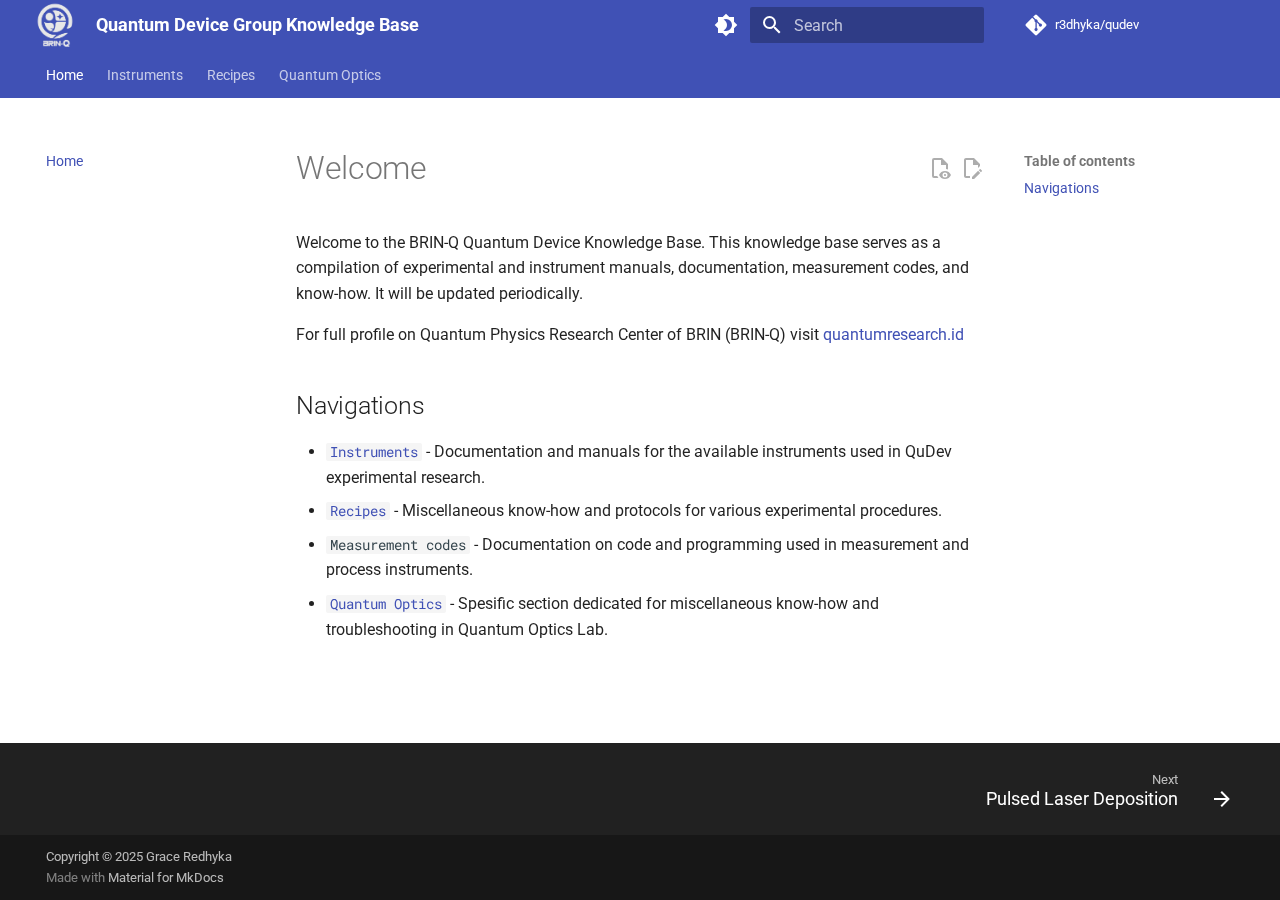
<file: index.html>
<!doctype html>
<html lang="en" class="no-js">
  <head>
    
      <meta charset="utf-8">
      <meta name="viewport" content="width=device-width,initial-scale=1">
      
      
      
      
      
        <link rel="next" href="instruments/pld/">
      
      
      <link rel="icon" href="assets/favicon.png">
      <meta name="generator" content="mkdocs-1.6.1, mkdocs-material-9.6.14">
    
    
      
        <title>Quantum Device Group Knowledge Base</title>
      
    
    
      <link rel="stylesheet" href="assets/stylesheets/main.342714a4.min.css">
      
        
        <link rel="stylesheet" href="assets/stylesheets/palette.06af60db.min.css">
      
      


    
    
      
    
    
      
        
        
        <link rel="preconnect" href="https://fonts.gstatic.com" crossorigin>
        <link rel="stylesheet" href="https://fonts.googleapis.com/css?family=Roboto:300,300i,400,400i,700,700i%7CRoboto+Mono:400,400i,700,700i&display=fallback">
        <style>:root{--md-text-font:"Roboto";--md-code-font:"Roboto Mono"}</style>
      
    
    
      <link rel="stylesheet" href="stylesheets/extra.css">
    
    <script>__md_scope=new URL(".",location),__md_hash=e=>[...e].reduce(((e,_)=>(e<<5)-e+_.charCodeAt(0)),0),__md_get=(e,_=localStorage,t=__md_scope)=>JSON.parse(_.getItem(t.pathname+"."+e)),__md_set=(e,_,t=localStorage,a=__md_scope)=>{try{t.setItem(a.pathname+"."+e,JSON.stringify(_))}catch(e){}}</script>
    
      

    
    
    
  </head>
  
  
    
    
      
    
    
    
    
    <body dir="ltr" data-md-color-scheme="default" data-md-color-primary="indigo" data-md-color-accent="red">
  
    
    <input class="md-toggle" data-md-toggle="drawer" type="checkbox" id="__drawer" autocomplete="off">
    <input class="md-toggle" data-md-toggle="search" type="checkbox" id="__search" autocomplete="off">
    <label class="md-overlay" for="__drawer"></label>
    <div data-md-component="skip">
      
        
        <a href="#welcome" class="md-skip">
          Skip to content
        </a>
      
    </div>
    <div data-md-component="announce">
      
    </div>
    
    
      

<header class="md-header" data-md-component="header">
  <nav class="md-header__inner md-grid" aria-label="Header">
    <a href="." title="Quantum Device Group Knowledge Base" class="md-header__button md-logo" aria-label="Quantum Device Group Knowledge Base" data-md-component="logo">
      
  <img src="assets/BRIN-Q(BnW).png" alt="logo">

    </a>
    <label class="md-header__button md-icon" for="__drawer">
      
      <svg xmlns="http://www.w3.org/2000/svg" viewBox="0 0 24 24"><path d="M3 6h18v2H3zm0 5h18v2H3zm0 5h18v2H3z"/></svg>
    </label>
    <div class="md-header__title" data-md-component="header-title">
      <div class="md-header__ellipsis">
        <div class="md-header__topic">
          <span class="md-ellipsis">
            Quantum Device Group Knowledge Base
          </span>
        </div>
        <div class="md-header__topic" data-md-component="header-topic">
          <span class="md-ellipsis">
            
              Home
            
          </span>
        </div>
      </div>
    </div>
    
      
        <form class="md-header__option" data-md-component="palette">
  
    
    
    
    <input class="md-option" data-md-color-media="" data-md-color-scheme="default" data-md-color-primary="indigo" data-md-color-accent="red"  aria-label="Switch to dark mode"  type="radio" name="__palette" id="__palette_0">
    
      <label class="md-header__button md-icon" title="Switch to dark mode" for="__palette_1" hidden>
        <svg xmlns="http://www.w3.org/2000/svg" viewBox="0 0 24 24"><path d="M12 18c-.89 0-1.74-.2-2.5-.55C11.56 16.5 13 14.42 13 12s-1.44-4.5-3.5-5.45C10.26 6.2 11.11 6 12 6a6 6 0 0 1 6 6 6 6 0 0 1-6 6m8-9.31V4h-4.69L12 .69 8.69 4H4v4.69L.69 12 4 15.31V20h4.69L12 23.31 15.31 20H20v-4.69L23.31 12z"/></svg>
      </label>
    
  
    
    
    
    <input class="md-option" data-md-color-media="" data-md-color-scheme="slate" data-md-color-primary="black" data-md-color-accent="lime"  aria-label="Switch to light mode"  type="radio" name="__palette" id="__palette_1">
    
      <label class="md-header__button md-icon" title="Switch to light mode" for="__palette_0" hidden>
        <svg xmlns="http://www.w3.org/2000/svg" viewBox="0 0 24 24"><path d="M12 8a4 4 0 0 0-4 4 4 4 0 0 0 4 4 4 4 0 0 0 4-4 4 4 0 0 0-4-4m0 10a6 6 0 0 1-6-6 6 6 0 0 1 6-6 6 6 0 0 1 6 6 6 6 0 0 1-6 6m8-9.31V4h-4.69L12 .69 8.69 4H4v4.69L.69 12 4 15.31V20h4.69L12 23.31 15.31 20H20v-4.69L23.31 12z"/></svg>
      </label>
    
  
</form>
      
    
    
      <script>var palette=__md_get("__palette");if(palette&&palette.color){if("(prefers-color-scheme)"===palette.color.media){var media=matchMedia("(prefers-color-scheme: light)"),input=document.querySelector(media.matches?"[data-md-color-media='(prefers-color-scheme: light)']":"[data-md-color-media='(prefers-color-scheme: dark)']");palette.color.media=input.getAttribute("data-md-color-media"),palette.color.scheme=input.getAttribute("data-md-color-scheme"),palette.color.primary=input.getAttribute("data-md-color-primary"),palette.color.accent=input.getAttribute("data-md-color-accent")}for(var[key,value]of Object.entries(palette.color))document.body.setAttribute("data-md-color-"+key,value)}</script>
    
    
    
      
      
        <label class="md-header__button md-icon" for="__search">
          
          <svg xmlns="http://www.w3.org/2000/svg" viewBox="0 0 24 24"><path d="M9.5 3A6.5 6.5 0 0 1 16 9.5c0 1.61-.59 3.09-1.56 4.23l.27.27h.79l5 5-1.5 1.5-5-5v-.79l-.27-.27A6.52 6.52 0 0 1 9.5 16 6.5 6.5 0 0 1 3 9.5 6.5 6.5 0 0 1 9.5 3m0 2C7 5 5 7 5 9.5S7 14 9.5 14 14 12 14 9.5 12 5 9.5 5"/></svg>
        </label>
        <div class="md-search" data-md-component="search" role="dialog">
  <label class="md-search__overlay" for="__search"></label>
  <div class="md-search__inner" role="search">
    <form class="md-search__form" name="search">
      <input type="text" class="md-search__input" name="query" aria-label="Search" placeholder="Search" autocapitalize="off" autocorrect="off" autocomplete="off" spellcheck="false" data-md-component="search-query" required>
      <label class="md-search__icon md-icon" for="__search">
        
        <svg xmlns="http://www.w3.org/2000/svg" viewBox="0 0 24 24"><path d="M9.5 3A6.5 6.5 0 0 1 16 9.5c0 1.61-.59 3.09-1.56 4.23l.27.27h.79l5 5-1.5 1.5-5-5v-.79l-.27-.27A6.52 6.52 0 0 1 9.5 16 6.5 6.5 0 0 1 3 9.5 6.5 6.5 0 0 1 9.5 3m0 2C7 5 5 7 5 9.5S7 14 9.5 14 14 12 14 9.5 12 5 9.5 5"/></svg>
        
        <svg xmlns="http://www.w3.org/2000/svg" viewBox="0 0 24 24"><path d="M20 11v2H8l5.5 5.5-1.42 1.42L4.16 12l7.92-7.92L13.5 5.5 8 11z"/></svg>
      </label>
      <nav class="md-search__options" aria-label="Search">
        
          <a href="javascript:void(0)" class="md-search__icon md-icon" title="Share" aria-label="Share" data-clipboard data-clipboard-text="" data-md-component="search-share" tabindex="-1">
            
            <svg xmlns="http://www.w3.org/2000/svg" viewBox="0 0 24 24"><path d="M18 16.08c-.76 0-1.44.3-1.96.77L8.91 12.7c.05-.23.09-.46.09-.7s-.04-.47-.09-.7l7.05-4.11c.54.5 1.25.81 2.04.81a3 3 0 0 0 3-3 3 3 0 0 0-3-3 3 3 0 0 0-3 3c0 .24.04.47.09.7L8.04 9.81C7.5 9.31 6.79 9 6 9a3 3 0 0 0-3 3 3 3 0 0 0 3 3c.79 0 1.5-.31 2.04-.81l7.12 4.15c-.05.21-.08.43-.08.66 0 1.61 1.31 2.91 2.92 2.91s2.92-1.3 2.92-2.91A2.92 2.92 0 0 0 18 16.08"/></svg>
          </a>
        
        <button type="reset" class="md-search__icon md-icon" title="Clear" aria-label="Clear" tabindex="-1">
          
          <svg xmlns="http://www.w3.org/2000/svg" viewBox="0 0 24 24"><path d="M19 6.41 17.59 5 12 10.59 6.41 5 5 6.41 10.59 12 5 17.59 6.41 19 12 13.41 17.59 19 19 17.59 13.41 12z"/></svg>
        </button>
      </nav>
      
        <div class="md-search__suggest" data-md-component="search-suggest"></div>
      
    </form>
    <div class="md-search__output">
      <div class="md-search__scrollwrap" tabindex="0" data-md-scrollfix>
        <div class="md-search-result" data-md-component="search-result">
          <div class="md-search-result__meta">
            Initializing search
          </div>
          <ol class="md-search-result__list" role="presentation"></ol>
        </div>
      </div>
    </div>
  </div>
</div>
      
    
    
      <div class="md-header__source">
        <a href="https://github.com/r3dhyka/qudev" title="Go to repository" class="md-source" data-md-component="source">
  <div class="md-source__icon md-icon">
    
    <svg xmlns="http://www.w3.org/2000/svg" viewBox="0 0 448 512"><!--! Font Awesome Free 6.7.2 by @fontawesome - https://fontawesome.com License - https://fontawesome.com/license/free (Icons: CC BY 4.0, Fonts: SIL OFL 1.1, Code: MIT License) Copyright 2024 Fonticons, Inc.--><path d="M439.55 236.05 244 40.45a28.87 28.87 0 0 0-40.81 0l-40.66 40.63 51.52 51.52c27.06-9.14 52.68 16.77 43.39 43.68l49.66 49.66c34.23-11.8 61.18 31 35.47 56.69-26.49 26.49-70.21-2.87-56-37.34L240.22 199v121.85c25.3 12.54 22.26 41.85 9.08 55a34.34 34.34 0 0 1-48.55 0c-17.57-17.6-11.07-46.91 11.25-56v-123c-20.8-8.51-24.6-30.74-18.64-45L142.57 101 8.45 235.14a28.86 28.86 0 0 0 0 40.81l195.61 195.6a28.86 28.86 0 0 0 40.8 0l194.69-194.69a28.86 28.86 0 0 0 0-40.81"/></svg>
  </div>
  <div class="md-source__repository">
    r3dhyka/qudev
  </div>
</a>
      </div>
    
  </nav>
  
</header>
    
    <div class="md-container" data-md-component="container">
      
      
        
          
            
<nav class="md-tabs" aria-label="Tabs" data-md-component="tabs">
  <div class="md-grid">
    <ul class="md-tabs__list">
      
        
  
  
  
    
  
  
    <li class="md-tabs__item md-tabs__item--active">
      <a href="." class="md-tabs__link">
        
  
  
    
  
  Home

      </a>
    </li>
  

      
        
  
  
  
  
    
    
      <li class="md-tabs__item">
        <a href="instruments/pld/" class="md-tabs__link">
          
  
  
    
  
  Instruments

        </a>
      </li>
    
  

      
        
  
  
  
  
    
    
      <li class="md-tabs__item">
        <a href="recipes/substrate_cleaning/" class="md-tabs__link">
          
  
  
    
  
  Recipes

        </a>
      </li>
    
  

      
        
  
  
  
  
    
    
      <li class="md-tabs__item">
        <a href="qopt/troubleshooting/" class="md-tabs__link">
          
  
  
    
  
  Quantum Optics

        </a>
      </li>
    
  

      
    </ul>
  </div>
</nav>
          
        
      
      <main class="md-main" data-md-component="main">
        <div class="md-main__inner md-grid">
          
            
              
              <div class="md-sidebar md-sidebar--primary" data-md-component="sidebar" data-md-type="navigation" >
                <div class="md-sidebar__scrollwrap">
                  <div class="md-sidebar__inner">
                    


  


<nav class="md-nav md-nav--primary md-nav--lifted" aria-label="Navigation" data-md-level="0">
  <label class="md-nav__title" for="__drawer">
    <a href="." title="Quantum Device Group Knowledge Base" class="md-nav__button md-logo" aria-label="Quantum Device Group Knowledge Base" data-md-component="logo">
      
  <img src="assets/BRIN-Q(BnW).png" alt="logo">

    </a>
    Quantum Device Group Knowledge Base
  </label>
  
    <div class="md-nav__source">
      <a href="https://github.com/r3dhyka/qudev" title="Go to repository" class="md-source" data-md-component="source">
  <div class="md-source__icon md-icon">
    
    <svg xmlns="http://www.w3.org/2000/svg" viewBox="0 0 448 512"><!--! Font Awesome Free 6.7.2 by @fontawesome - https://fontawesome.com License - https://fontawesome.com/license/free (Icons: CC BY 4.0, Fonts: SIL OFL 1.1, Code: MIT License) Copyright 2024 Fonticons, Inc.--><path d="M439.55 236.05 244 40.45a28.87 28.87 0 0 0-40.81 0l-40.66 40.63 51.52 51.52c27.06-9.14 52.68 16.77 43.39 43.68l49.66 49.66c34.23-11.8 61.18 31 35.47 56.69-26.49 26.49-70.21-2.87-56-37.34L240.22 199v121.85c25.3 12.54 22.26 41.85 9.08 55a34.34 34.34 0 0 1-48.55 0c-17.57-17.6-11.07-46.91 11.25-56v-123c-20.8-8.51-24.6-30.74-18.64-45L142.57 101 8.45 235.14a28.86 28.86 0 0 0 0 40.81l195.61 195.6a28.86 28.86 0 0 0 40.8 0l194.69-194.69a28.86 28.86 0 0 0 0-40.81"/></svg>
  </div>
  <div class="md-source__repository">
    r3dhyka/qudev
  </div>
</a>
    </div>
  
  <ul class="md-nav__list" data-md-scrollfix>
    
      
      
  
  
    
  
  
  
    <li class="md-nav__item md-nav__item--active">
      
      <input class="md-nav__toggle md-toggle" type="checkbox" id="__toc">
      
      
        
      
      
        <label class="md-nav__link md-nav__link--active" for="__toc">
          
  
  
  <span class="md-ellipsis">
    Home
    
  </span>
  

          <span class="md-nav__icon md-icon"></span>
        </label>
      
      <a href="." class="md-nav__link md-nav__link--active">
        
  
  
  <span class="md-ellipsis">
    Home
    
  </span>
  

      </a>
      
        

<nav class="md-nav md-nav--secondary" aria-label="Table of contents">
  
  
  
    
  
  
    <label class="md-nav__title" for="__toc">
      <span class="md-nav__icon md-icon"></span>
      Table of contents
    </label>
    <ul class="md-nav__list" data-md-component="toc" data-md-scrollfix>
      
        <li class="md-nav__item">
  <a href="#navigations" class="md-nav__link">
    <span class="md-ellipsis">
      Navigations
    </span>
  </a>
  
</li>
      
    </ul>
  
</nav>
      
    </li>
  

    
      
      
  
  
  
  
    
    
      
        
      
        
      
    
    
    
      
      
        
      
    
    
    <li class="md-nav__item md-nav__item--nested">
      
        
        
        <input class="md-nav__toggle md-toggle " type="checkbox" id="__nav_2" >
        
          
          <label class="md-nav__link" for="__nav_2" id="__nav_2_label" tabindex="0">
            
  
  
  <span class="md-ellipsis">
    Instruments
    
  </span>
  

            <span class="md-nav__icon md-icon"></span>
          </label>
        
        <nav class="md-nav" data-md-level="1" aria-labelledby="__nav_2_label" aria-expanded="false">
          <label class="md-nav__title" for="__nav_2">
            <span class="md-nav__icon md-icon"></span>
            Instruments
          </label>
          <ul class="md-nav__list" data-md-scrollfix>
            
              
                
  
  
  
  
    <li class="md-nav__item">
      <a href="instruments/pld/" class="md-nav__link">
        
  
  
  <span class="md-ellipsis">
    Pulsed Laser Deposition
    
  </span>
  

      </a>
    </li>
  

              
            
              
                
  
  
  
  
    <li class="md-nav__item">
      <a href="instruments/afm/" class="md-nav__link">
        
  
  
  <span class="md-ellipsis">
    Atomic Force Microscopy
    
  </span>
  

      </a>
    </li>
  

              
            
          </ul>
        </nav>
      
    </li>
  

    
      
      
  
  
  
  
    
    
      
        
      
    
    
    
      
      
        
      
    
    
    <li class="md-nav__item md-nav__item--nested">
      
        
        
        <input class="md-nav__toggle md-toggle " type="checkbox" id="__nav_3" >
        
          
          <label class="md-nav__link" for="__nav_3" id="__nav_3_label" tabindex="0">
            
  
  
  <span class="md-ellipsis">
    Recipes
    
  </span>
  

            <span class="md-nav__icon md-icon"></span>
          </label>
        
        <nav class="md-nav" data-md-level="1" aria-labelledby="__nav_3_label" aria-expanded="false">
          <label class="md-nav__title" for="__nav_3">
            <span class="md-nav__icon md-icon"></span>
            Recipes
          </label>
          <ul class="md-nav__list" data-md-scrollfix>
            
              
                
  
  
  
  
    <li class="md-nav__item">
      <a href="recipes/substrate_cleaning/" class="md-nav__link">
        
  
  
  <span class="md-ellipsis">
    Substrate Cleaning
    
  </span>
  

      </a>
    </li>
  

              
            
          </ul>
        </nav>
      
    </li>
  

    
      
      
  
  
  
  
    
    
      
        
      
    
    
    
      
      
        
      
    
    
    <li class="md-nav__item md-nav__item--nested">
      
        
        
        <input class="md-nav__toggle md-toggle " type="checkbox" id="__nav_4" >
        
          
          <label class="md-nav__link" for="__nav_4" id="__nav_4_label" tabindex="0">
            
  
  
  <span class="md-ellipsis">
    Quantum Optics
    
  </span>
  

            <span class="md-nav__icon md-icon"></span>
          </label>
        
        <nav class="md-nav" data-md-level="1" aria-labelledby="__nav_4_label" aria-expanded="false">
          <label class="md-nav__title" for="__nav_4">
            <span class="md-nav__icon md-icon"></span>
            Quantum Optics
          </label>
          <ul class="md-nav__list" data-md-scrollfix>
            
              
                
  
  
  
  
    <li class="md-nav__item">
      <a href="qopt/troubleshooting/" class="md-nav__link">
        
  
  
  <span class="md-ellipsis">
    Troubleshooting
    
  </span>
  

      </a>
    </li>
  

              
            
          </ul>
        </nav>
      
    </li>
  

    
  </ul>
</nav>
                  </div>
                </div>
              </div>
            
            
              
              <div class="md-sidebar md-sidebar--secondary" data-md-component="sidebar" data-md-type="toc" >
                <div class="md-sidebar__scrollwrap">
                  <div class="md-sidebar__inner">
                    

<nav class="md-nav md-nav--secondary" aria-label="Table of contents">
  
  
  
    
  
  
    <label class="md-nav__title" for="__toc">
      <span class="md-nav__icon md-icon"></span>
      Table of contents
    </label>
    <ul class="md-nav__list" data-md-component="toc" data-md-scrollfix>
      
        <li class="md-nav__item">
  <a href="#navigations" class="md-nav__link">
    <span class="md-ellipsis">
      Navigations
    </span>
  </a>
  
</li>
      
    </ul>
  
</nav>
                  </div>
                </div>
              </div>
            
          
          
            <div class="md-content" data-md-component="content">
              <article class="md-content__inner md-typeset">
                
                  


  
    <a href="https://github.com/r3dhyka/qudev/edit/main/docs/index.md" title="Edit this page" class="md-content__button md-icon">
      
      <svg xmlns="http://www.w3.org/2000/svg" viewBox="0 0 24 24"><path d="M10 20H6V4h7v5h5v3.1l2-2V8l-6-6H6c-1.1 0-2 .9-2 2v16c0 1.1.9 2 2 2h4zm10.2-7c.1 0 .3.1.4.2l1.3 1.3c.2.2.2.6 0 .8l-1 1-2.1-2.1 1-1c.1-.1.2-.2.4-.2m0 3.9L14.1 23H12v-2.1l6.1-6.1z"/></svg>
    </a>
  
  
    
      
    
    <a href="https://github.com/r3dhyka/qudev/raw/main/docs/index.md" title="View source of this page" class="md-content__button md-icon">
      
      <svg xmlns="http://www.w3.org/2000/svg" viewBox="0 0 24 24"><path d="M17 18c.56 0 1 .44 1 1s-.44 1-1 1-1-.44-1-1 .44-1 1-1m0-3c-2.73 0-5.06 1.66-6 4 .94 2.34 3.27 4 6 4s5.06-1.66 6-4c-.94-2.34-3.27-4-6-4m0 6.5a2.5 2.5 0 0 1-2.5-2.5 2.5 2.5 0 0 1 2.5-2.5 2.5 2.5 0 0 1 2.5 2.5 2.5 2.5 0 0 1-2.5 2.5M9.27 20H6V4h7v5h5v4.07c.7.08 1.36.25 2 .49V8l-6-6H6a2 2 0 0 0-2 2v16a2 2 0 0 0 2 2h4.5a8.2 8.2 0 0 1-1.23-2"/></svg>
    </a>
  


<h1 id="welcome">Welcome</h1>
<p>Welcome to the BRIN-Q Quantum Device Knowledge Base. This knowledge base serves as a compilation of experimental and instrument manuals, documentation, measurement codes, and know-how. It will be updated periodically.</p>
<p>For full profile on Quantum Physics Research Center of BRIN (BRIN-Q) visit <a href="https://www.quantumresearch.id">quantumresearch.id</a></p>
<h2 id="navigations">Navigations</h2>
<ul>
<li><a href="instruments/pld/"><code>Instruments</code></a> - Documentation and manuals for the available instruments used in QuDev experimental research.</li>
<li><a href="recipes/substrate_cleaning/"><code>Recipes</code></a> - Miscellaneous know-how and protocols for various experimental procedures.</li>
<li><code>Measurement codes</code> - Documentation on code and programming used in measurement and process instruments.</li>
<li><a href="qopt/troubleshooting/"><code>Quantum Optics</code></a> - Spesific section dedicated for miscellaneous know-how and troubleshooting in Quantum Optics Lab.</li>
</ul>












                
              </article>
            </div>
          
          
<script>var target=document.getElementById(location.hash.slice(1));target&&target.name&&(target.checked=target.name.startsWith("__tabbed_"))</script>
        </div>
        
          <button type="button" class="md-top md-icon" data-md-component="top" hidden>
  
  <svg xmlns="http://www.w3.org/2000/svg" viewBox="0 0 24 24"><path d="M13 20h-2V8l-5.5 5.5-1.42-1.42L12 4.16l7.92 7.92-1.42 1.42L13 8z"/></svg>
  Back to top
</button>
        
      </main>
      
        <footer class="md-footer">
  
    
      
      <nav class="md-footer__inner md-grid" aria-label="Footer" >
        
        
          
          <a href="instruments/pld/" class="md-footer__link md-footer__link--next" aria-label="Next: Pulsed Laser Deposition">
            <div class="md-footer__title">
              <span class="md-footer__direction">
                Next
              </span>
              <div class="md-ellipsis">
                Pulsed Laser Deposition
              </div>
            </div>
            <div class="md-footer__button md-icon">
              
              <svg xmlns="http://www.w3.org/2000/svg" viewBox="0 0 24 24"><path d="M4 11v2h12l-5.5 5.5 1.42 1.42L19.84 12l-7.92-7.92L10.5 5.5 16 11z"/></svg>
            </div>
          </a>
        
      </nav>
    
  
  <div class="md-footer-meta md-typeset">
    <div class="md-footer-meta__inner md-grid">
      <div class="md-copyright">
  
    <div class="md-copyright__highlight">
      Copyright &copy 2025 <a href="https://github.com/r3dhyka" target="_blank" rel="noopener">Grace Redhyka</a>
    </div>
  
  
    Made with
    <a href="https://squidfunk.github.io/mkdocs-material/" target="_blank" rel="noopener">
      Material for MkDocs
    </a>
  
</div>
      
    </div>
  </div>
</footer>
      
    </div>
    <div class="md-dialog" data-md-component="dialog">
      <div class="md-dialog__inner md-typeset"></div>
    </div>
    
    
    
      
      <script id="__config" type="application/json">{"base": ".", "features": ["content.action.edit", "content.action.view", "content.code.annotate", "content.code.copy", "content.tooltips", "navigation.footer", "navigation.indexes", "navigation.sections", "navigation.tabs", "navigation.top", "navigation.tracking", "search.highlight", "search.share", "search.suggest", "toc.follow"], "search": "assets/javascripts/workers/search.d50fe291.min.js", "tags": null, "translations": {"clipboard.copied": "Copied to clipboard", "clipboard.copy": "Copy to clipboard", "search.result.more.one": "1 more on this page", "search.result.more.other": "# more on this page", "search.result.none": "No matching documents", "search.result.one": "1 matching document", "search.result.other": "# matching documents", "search.result.placeholder": "Type to start searching", "search.result.term.missing": "Missing", "select.version": "Select version"}, "version": null}</script>
    
    
      <script src="assets/javascripts/bundle.13a4f30d.min.js"></script>
      
    
  </body>
</html>
</file>
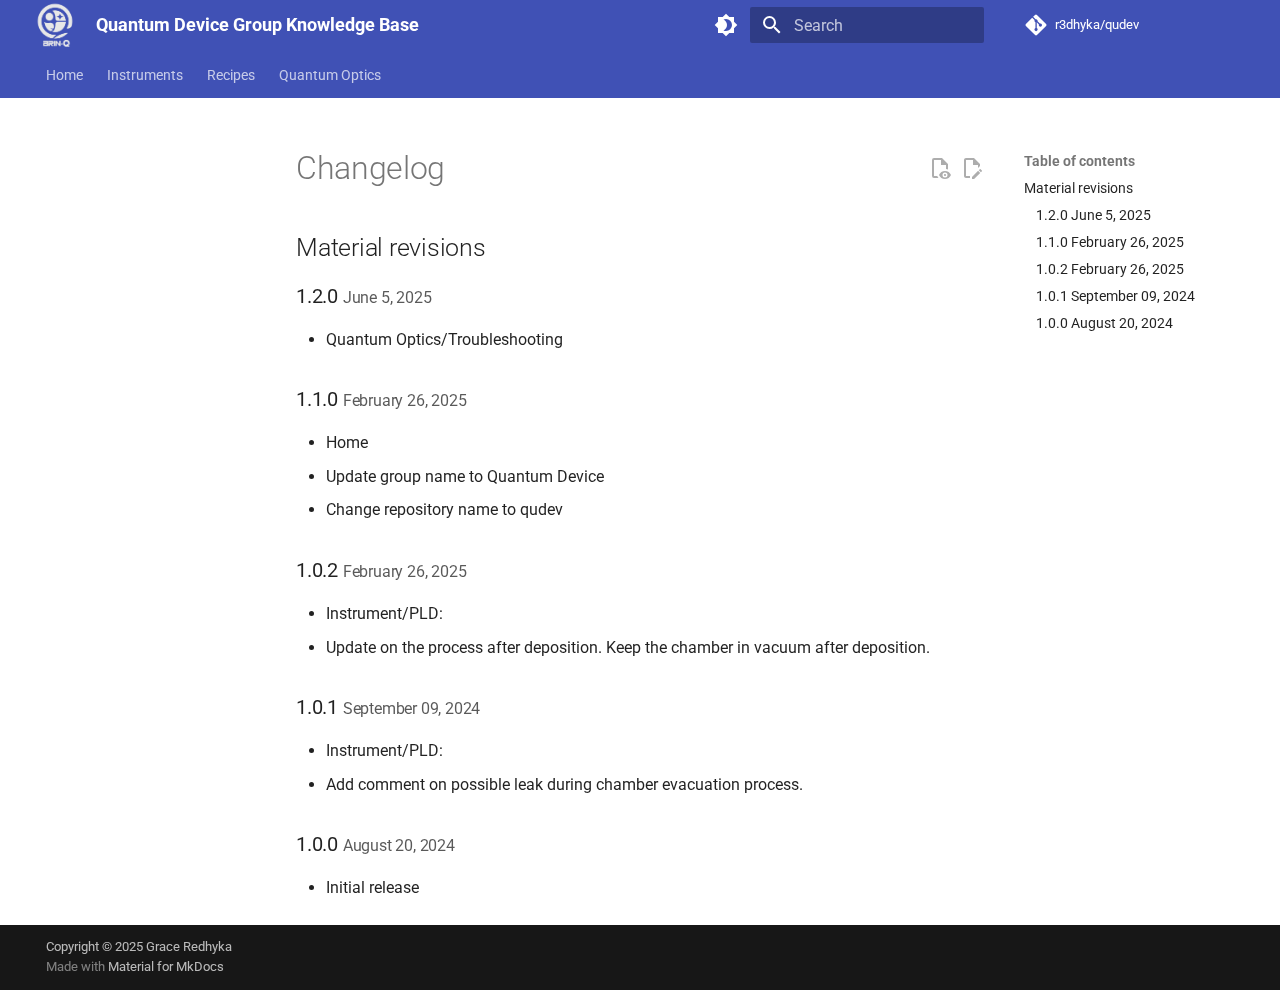
<file: changelog/index.html>
<!doctype html>
<html lang="en" class="no-js">
  <head>
    
      <meta charset="utf-8">
      <meta name="viewport" content="width=device-width,initial-scale=1">
      
      
      
      
      
      
      <link rel="icon" href="../assets/favicon.png">
      <meta name="generator" content="mkdocs-1.6.1, mkdocs-material-9.6.14">
    
    
      
        <title>Changelog - Quantum Device Group Knowledge Base</title>
      
    
    
      <link rel="stylesheet" href="../assets/stylesheets/main.342714a4.min.css">
      
        
        <link rel="stylesheet" href="../assets/stylesheets/palette.06af60db.min.css">
      
      


    
    
      
    
    
      
        
        
        <link rel="preconnect" href="https://fonts.gstatic.com" crossorigin>
        <link rel="stylesheet" href="https://fonts.googleapis.com/css?family=Roboto:300,300i,400,400i,700,700i%7CRoboto+Mono:400,400i,700,700i&display=fallback">
        <style>:root{--md-text-font:"Roboto";--md-code-font:"Roboto Mono"}</style>
      
    
    
      <link rel="stylesheet" href="../stylesheets/extra.css">
    
    <script>__md_scope=new URL("..",location),__md_hash=e=>[...e].reduce(((e,_)=>(e<<5)-e+_.charCodeAt(0)),0),__md_get=(e,_=localStorage,t=__md_scope)=>JSON.parse(_.getItem(t.pathname+"."+e)),__md_set=(e,_,t=localStorage,a=__md_scope)=>{try{t.setItem(a.pathname+"."+e,JSON.stringify(_))}catch(e){}}</script>
    
      

    
    
    
  </head>
  
  
    
    
      
    
    
    
    
    <body dir="ltr" data-md-color-scheme="default" data-md-color-primary="indigo" data-md-color-accent="red">
  
    
    <input class="md-toggle" data-md-toggle="drawer" type="checkbox" id="__drawer" autocomplete="off">
    <input class="md-toggle" data-md-toggle="search" type="checkbox" id="__search" autocomplete="off">
    <label class="md-overlay" for="__drawer"></label>
    <div data-md-component="skip">
      
        
        <a href="#changelog" class="md-skip">
          Skip to content
        </a>
      
    </div>
    <div data-md-component="announce">
      
    </div>
    
    
      

<header class="md-header" data-md-component="header">
  <nav class="md-header__inner md-grid" aria-label="Header">
    <a href=".." title="Quantum Device Group Knowledge Base" class="md-header__button md-logo" aria-label="Quantum Device Group Knowledge Base" data-md-component="logo">
      
  <img src="../assets/BRIN-Q(BnW).png" alt="logo">

    </a>
    <label class="md-header__button md-icon" for="__drawer">
      
      <svg xmlns="http://www.w3.org/2000/svg" viewBox="0 0 24 24"><path d="M3 6h18v2H3zm0 5h18v2H3zm0 5h18v2H3z"/></svg>
    </label>
    <div class="md-header__title" data-md-component="header-title">
      <div class="md-header__ellipsis">
        <div class="md-header__topic">
          <span class="md-ellipsis">
            Quantum Device Group Knowledge Base
          </span>
        </div>
        <div class="md-header__topic" data-md-component="header-topic">
          <span class="md-ellipsis">
            
              Changelog
            
          </span>
        </div>
      </div>
    </div>
    
      
        <form class="md-header__option" data-md-component="palette">
  
    
    
    
    <input class="md-option" data-md-color-media="" data-md-color-scheme="default" data-md-color-primary="indigo" data-md-color-accent="red"  aria-label="Switch to dark mode"  type="radio" name="__palette" id="__palette_0">
    
      <label class="md-header__button md-icon" title="Switch to dark mode" for="__palette_1" hidden>
        <svg xmlns="http://www.w3.org/2000/svg" viewBox="0 0 24 24"><path d="M12 18c-.89 0-1.74-.2-2.5-.55C11.56 16.5 13 14.42 13 12s-1.44-4.5-3.5-5.45C10.26 6.2 11.11 6 12 6a6 6 0 0 1 6 6 6 6 0 0 1-6 6m8-9.31V4h-4.69L12 .69 8.69 4H4v4.69L.69 12 4 15.31V20h4.69L12 23.31 15.31 20H20v-4.69L23.31 12z"/></svg>
      </label>
    
  
    
    
    
    <input class="md-option" data-md-color-media="" data-md-color-scheme="slate" data-md-color-primary="black" data-md-color-accent="lime"  aria-label="Switch to light mode"  type="radio" name="__palette" id="__palette_1">
    
      <label class="md-header__button md-icon" title="Switch to light mode" for="__palette_0" hidden>
        <svg xmlns="http://www.w3.org/2000/svg" viewBox="0 0 24 24"><path d="M12 8a4 4 0 0 0-4 4 4 4 0 0 0 4 4 4 4 0 0 0 4-4 4 4 0 0 0-4-4m0 10a6 6 0 0 1-6-6 6 6 0 0 1 6-6 6 6 0 0 1 6 6 6 6 0 0 1-6 6m8-9.31V4h-4.69L12 .69 8.69 4H4v4.69L.69 12 4 15.31V20h4.69L12 23.31 15.31 20H20v-4.69L23.31 12z"/></svg>
      </label>
    
  
</form>
      
    
    
      <script>var palette=__md_get("__palette");if(palette&&palette.color){if("(prefers-color-scheme)"===palette.color.media){var media=matchMedia("(prefers-color-scheme: light)"),input=document.querySelector(media.matches?"[data-md-color-media='(prefers-color-scheme: light)']":"[data-md-color-media='(prefers-color-scheme: dark)']");palette.color.media=input.getAttribute("data-md-color-media"),palette.color.scheme=input.getAttribute("data-md-color-scheme"),palette.color.primary=input.getAttribute("data-md-color-primary"),palette.color.accent=input.getAttribute("data-md-color-accent")}for(var[key,value]of Object.entries(palette.color))document.body.setAttribute("data-md-color-"+key,value)}</script>
    
    
    
      
      
        <label class="md-header__button md-icon" for="__search">
          
          <svg xmlns="http://www.w3.org/2000/svg" viewBox="0 0 24 24"><path d="M9.5 3A6.5 6.5 0 0 1 16 9.5c0 1.61-.59 3.09-1.56 4.23l.27.27h.79l5 5-1.5 1.5-5-5v-.79l-.27-.27A6.52 6.52 0 0 1 9.5 16 6.5 6.5 0 0 1 3 9.5 6.5 6.5 0 0 1 9.5 3m0 2C7 5 5 7 5 9.5S7 14 9.5 14 14 12 14 9.5 12 5 9.5 5"/></svg>
        </label>
        <div class="md-search" data-md-component="search" role="dialog">
  <label class="md-search__overlay" for="__search"></label>
  <div class="md-search__inner" role="search">
    <form class="md-search__form" name="search">
      <input type="text" class="md-search__input" name="query" aria-label="Search" placeholder="Search" autocapitalize="off" autocorrect="off" autocomplete="off" spellcheck="false" data-md-component="search-query" required>
      <label class="md-search__icon md-icon" for="__search">
        
        <svg xmlns="http://www.w3.org/2000/svg" viewBox="0 0 24 24"><path d="M9.5 3A6.5 6.5 0 0 1 16 9.5c0 1.61-.59 3.09-1.56 4.23l.27.27h.79l5 5-1.5 1.5-5-5v-.79l-.27-.27A6.52 6.52 0 0 1 9.5 16 6.5 6.5 0 0 1 3 9.5 6.5 6.5 0 0 1 9.5 3m0 2C7 5 5 7 5 9.5S7 14 9.5 14 14 12 14 9.5 12 5 9.5 5"/></svg>
        
        <svg xmlns="http://www.w3.org/2000/svg" viewBox="0 0 24 24"><path d="M20 11v2H8l5.5 5.5-1.42 1.42L4.16 12l7.92-7.92L13.5 5.5 8 11z"/></svg>
      </label>
      <nav class="md-search__options" aria-label="Search">
        
          <a href="javascript:void(0)" class="md-search__icon md-icon" title="Share" aria-label="Share" data-clipboard data-clipboard-text="" data-md-component="search-share" tabindex="-1">
            
            <svg xmlns="http://www.w3.org/2000/svg" viewBox="0 0 24 24"><path d="M18 16.08c-.76 0-1.44.3-1.96.77L8.91 12.7c.05-.23.09-.46.09-.7s-.04-.47-.09-.7l7.05-4.11c.54.5 1.25.81 2.04.81a3 3 0 0 0 3-3 3 3 0 0 0-3-3 3 3 0 0 0-3 3c0 .24.04.47.09.7L8.04 9.81C7.5 9.31 6.79 9 6 9a3 3 0 0 0-3 3 3 3 0 0 0 3 3c.79 0 1.5-.31 2.04-.81l7.12 4.15c-.05.21-.08.43-.08.66 0 1.61 1.31 2.91 2.92 2.91s2.92-1.3 2.92-2.91A2.92 2.92 0 0 0 18 16.08"/></svg>
          </a>
        
        <button type="reset" class="md-search__icon md-icon" title="Clear" aria-label="Clear" tabindex="-1">
          
          <svg xmlns="http://www.w3.org/2000/svg" viewBox="0 0 24 24"><path d="M19 6.41 17.59 5 12 10.59 6.41 5 5 6.41 10.59 12 5 17.59 6.41 19 12 13.41 17.59 19 19 17.59 13.41 12z"/></svg>
        </button>
      </nav>
      
        <div class="md-search__suggest" data-md-component="search-suggest"></div>
      
    </form>
    <div class="md-search__output">
      <div class="md-search__scrollwrap" tabindex="0" data-md-scrollfix>
        <div class="md-search-result" data-md-component="search-result">
          <div class="md-search-result__meta">
            Initializing search
          </div>
          <ol class="md-search-result__list" role="presentation"></ol>
        </div>
      </div>
    </div>
  </div>
</div>
      
    
    
      <div class="md-header__source">
        <a href="https://github.com/r3dhyka/qudev" title="Go to repository" class="md-source" data-md-component="source">
  <div class="md-source__icon md-icon">
    
    <svg xmlns="http://www.w3.org/2000/svg" viewBox="0 0 448 512"><!--! Font Awesome Free 6.7.2 by @fontawesome - https://fontawesome.com License - https://fontawesome.com/license/free (Icons: CC BY 4.0, Fonts: SIL OFL 1.1, Code: MIT License) Copyright 2024 Fonticons, Inc.--><path d="M439.55 236.05 244 40.45a28.87 28.87 0 0 0-40.81 0l-40.66 40.63 51.52 51.52c27.06-9.14 52.68 16.77 43.39 43.68l49.66 49.66c34.23-11.8 61.18 31 35.47 56.69-26.49 26.49-70.21-2.87-56-37.34L240.22 199v121.85c25.3 12.54 22.26 41.85 9.08 55a34.34 34.34 0 0 1-48.55 0c-17.57-17.6-11.07-46.91 11.25-56v-123c-20.8-8.51-24.6-30.74-18.64-45L142.57 101 8.45 235.14a28.86 28.86 0 0 0 0 40.81l195.61 195.6a28.86 28.86 0 0 0 40.8 0l194.69-194.69a28.86 28.86 0 0 0 0-40.81"/></svg>
  </div>
  <div class="md-source__repository">
    r3dhyka/qudev
  </div>
</a>
      </div>
    
  </nav>
  
</header>
    
    <div class="md-container" data-md-component="container">
      
      
        
          
            
<nav class="md-tabs" aria-label="Tabs" data-md-component="tabs">
  <div class="md-grid">
    <ul class="md-tabs__list">
      
        
  
  
  
  
    <li class="md-tabs__item">
      <a href=".." class="md-tabs__link">
        
  
  
    
  
  Home

      </a>
    </li>
  

      
        
  
  
  
  
    
    
      <li class="md-tabs__item">
        <a href="../instruments/pld/" class="md-tabs__link">
          
  
  
    
  
  Instruments

        </a>
      </li>
    
  

      
        
  
  
  
  
    
    
      <li class="md-tabs__item">
        <a href="../recipes/substrate_cleaning/" class="md-tabs__link">
          
  
  
    
  
  Recipes

        </a>
      </li>
    
  

      
        
  
  
  
  
    
    
      <li class="md-tabs__item">
        <a href="../qopt/troubleshooting/" class="md-tabs__link">
          
  
  
    
  
  Quantum Optics

        </a>
      </li>
    
  

      
    </ul>
  </div>
</nav>
          
        
      
      <main class="md-main" data-md-component="main">
        <div class="md-main__inner md-grid">
          
            
              
              <div class="md-sidebar md-sidebar--primary" data-md-component="sidebar" data-md-type="navigation" >
                <div class="md-sidebar__scrollwrap">
                  <div class="md-sidebar__inner">
                    


  


<nav class="md-nav md-nav--primary md-nav--lifted" aria-label="Navigation" data-md-level="0">
  <label class="md-nav__title" for="__drawer">
    <a href=".." title="Quantum Device Group Knowledge Base" class="md-nav__button md-logo" aria-label="Quantum Device Group Knowledge Base" data-md-component="logo">
      
  <img src="../assets/BRIN-Q(BnW).png" alt="logo">

    </a>
    Quantum Device Group Knowledge Base
  </label>
  
    <div class="md-nav__source">
      <a href="https://github.com/r3dhyka/qudev" title="Go to repository" class="md-source" data-md-component="source">
  <div class="md-source__icon md-icon">
    
    <svg xmlns="http://www.w3.org/2000/svg" viewBox="0 0 448 512"><!--! Font Awesome Free 6.7.2 by @fontawesome - https://fontawesome.com License - https://fontawesome.com/license/free (Icons: CC BY 4.0, Fonts: SIL OFL 1.1, Code: MIT License) Copyright 2024 Fonticons, Inc.--><path d="M439.55 236.05 244 40.45a28.87 28.87 0 0 0-40.81 0l-40.66 40.63 51.52 51.52c27.06-9.14 52.68 16.77 43.39 43.68l49.66 49.66c34.23-11.8 61.18 31 35.47 56.69-26.49 26.49-70.21-2.87-56-37.34L240.22 199v121.85c25.3 12.54 22.26 41.85 9.08 55a34.34 34.34 0 0 1-48.55 0c-17.57-17.6-11.07-46.91 11.25-56v-123c-20.8-8.51-24.6-30.74-18.64-45L142.57 101 8.45 235.14a28.86 28.86 0 0 0 0 40.81l195.61 195.6a28.86 28.86 0 0 0 40.8 0l194.69-194.69a28.86 28.86 0 0 0 0-40.81"/></svg>
  </div>
  <div class="md-source__repository">
    r3dhyka/qudev
  </div>
</a>
    </div>
  
  <ul class="md-nav__list" data-md-scrollfix>
    
      
      
  
  
  
  
    <li class="md-nav__item">
      <a href=".." class="md-nav__link">
        
  
  
  <span class="md-ellipsis">
    Home
    
  </span>
  

      </a>
    </li>
  

    
      
      
  
  
  
  
    
    
      
        
      
        
      
    
    
    
      
      
        
      
    
    
    <li class="md-nav__item md-nav__item--nested">
      
        
        
        <input class="md-nav__toggle md-toggle " type="checkbox" id="__nav_2" >
        
          
          <label class="md-nav__link" for="__nav_2" id="__nav_2_label" tabindex="0">
            
  
  
  <span class="md-ellipsis">
    Instruments
    
  </span>
  

            <span class="md-nav__icon md-icon"></span>
          </label>
        
        <nav class="md-nav" data-md-level="1" aria-labelledby="__nav_2_label" aria-expanded="false">
          <label class="md-nav__title" for="__nav_2">
            <span class="md-nav__icon md-icon"></span>
            Instruments
          </label>
          <ul class="md-nav__list" data-md-scrollfix>
            
              
                
  
  
  
  
    <li class="md-nav__item">
      <a href="../instruments/pld/" class="md-nav__link">
        
  
  
  <span class="md-ellipsis">
    Pulsed Laser Deposition
    
  </span>
  

      </a>
    </li>
  

              
            
              
                
  
  
  
  
    <li class="md-nav__item">
      <a href="../instruments/afm/" class="md-nav__link">
        
  
  
  <span class="md-ellipsis">
    Atomic Force Microscopy
    
  </span>
  

      </a>
    </li>
  

              
            
          </ul>
        </nav>
      
    </li>
  

    
      
      
  
  
  
  
    
    
      
        
      
    
    
    
      
      
        
      
    
    
    <li class="md-nav__item md-nav__item--nested">
      
        
        
        <input class="md-nav__toggle md-toggle " type="checkbox" id="__nav_3" >
        
          
          <label class="md-nav__link" for="__nav_3" id="__nav_3_label" tabindex="0">
            
  
  
  <span class="md-ellipsis">
    Recipes
    
  </span>
  

            <span class="md-nav__icon md-icon"></span>
          </label>
        
        <nav class="md-nav" data-md-level="1" aria-labelledby="__nav_3_label" aria-expanded="false">
          <label class="md-nav__title" for="__nav_3">
            <span class="md-nav__icon md-icon"></span>
            Recipes
          </label>
          <ul class="md-nav__list" data-md-scrollfix>
            
              
                
  
  
  
  
    <li class="md-nav__item">
      <a href="../recipes/substrate_cleaning/" class="md-nav__link">
        
  
  
  <span class="md-ellipsis">
    Substrate Cleaning
    
  </span>
  

      </a>
    </li>
  

              
            
          </ul>
        </nav>
      
    </li>
  

    
      
      
  
  
  
  
    
    
      
        
      
    
    
    
      
      
        
      
    
    
    <li class="md-nav__item md-nav__item--nested">
      
        
        
        <input class="md-nav__toggle md-toggle " type="checkbox" id="__nav_4" >
        
          
          <label class="md-nav__link" for="__nav_4" id="__nav_4_label" tabindex="0">
            
  
  
  <span class="md-ellipsis">
    Quantum Optics
    
  </span>
  

            <span class="md-nav__icon md-icon"></span>
          </label>
        
        <nav class="md-nav" data-md-level="1" aria-labelledby="__nav_4_label" aria-expanded="false">
          <label class="md-nav__title" for="__nav_4">
            <span class="md-nav__icon md-icon"></span>
            Quantum Optics
          </label>
          <ul class="md-nav__list" data-md-scrollfix>
            
              
                
  
  
  
  
    <li class="md-nav__item">
      <a href="../qopt/troubleshooting/" class="md-nav__link">
        
  
  
  <span class="md-ellipsis">
    Troubleshooting
    
  </span>
  

      </a>
    </li>
  

              
            
          </ul>
        </nav>
      
    </li>
  

    
  </ul>
</nav>
                  </div>
                </div>
              </div>
            
            
              
              <div class="md-sidebar md-sidebar--secondary" data-md-component="sidebar" data-md-type="toc" >
                <div class="md-sidebar__scrollwrap">
                  <div class="md-sidebar__inner">
                    

<nav class="md-nav md-nav--secondary" aria-label="Table of contents">
  
  
  
    
  
  
    <label class="md-nav__title" for="__toc">
      <span class="md-nav__icon md-icon"></span>
      Table of contents
    </label>
    <ul class="md-nav__list" data-md-component="toc" data-md-scrollfix>
      
        <li class="md-nav__item">
  <a href="#material-revisions" class="md-nav__link">
    <span class="md-ellipsis">
      Material revisions
    </span>
  </a>
  
    <nav class="md-nav" aria-label="Material revisions">
      <ul class="md-nav__list">
        
          <li class="md-nav__item">
  <a href="#120-june-5-2025" class="md-nav__link">
    <span class="md-ellipsis">
      1.2.0 June 5, 2025
    </span>
  </a>
  
</li>
        
          <li class="md-nav__item">
  <a href="#110-february-26-2025" class="md-nav__link">
    <span class="md-ellipsis">
      1.1.0 February 26, 2025
    </span>
  </a>
  
</li>
        
          <li class="md-nav__item">
  <a href="#102-february-26-2025" class="md-nav__link">
    <span class="md-ellipsis">
      1.0.2 February 26, 2025
    </span>
  </a>
  
</li>
        
          <li class="md-nav__item">
  <a href="#101-september-09-2024" class="md-nav__link">
    <span class="md-ellipsis">
      1.0.1 September 09, 2024
    </span>
  </a>
  
</li>
        
          <li class="md-nav__item">
  <a href="#100-august-20-2024" class="md-nav__link">
    <span class="md-ellipsis">
      1.0.0 August 20, 2024
    </span>
  </a>
  
</li>
        
      </ul>
    </nav>
  
</li>
      
    </ul>
  
</nav>
                  </div>
                </div>
              </div>
            
          
          
            <div class="md-content" data-md-component="content">
              <article class="md-content__inner md-typeset">
                
                  


  
    <a href="https://github.com/r3dhyka/qudev/edit/main/docs/changelog/index.md" title="Edit this page" class="md-content__button md-icon">
      
      <svg xmlns="http://www.w3.org/2000/svg" viewBox="0 0 24 24"><path d="M10 20H6V4h7v5h5v3.1l2-2V8l-6-6H6c-1.1 0-2 .9-2 2v16c0 1.1.9 2 2 2h4zm10.2-7c.1 0 .3.1.4.2l1.3 1.3c.2.2.2.6 0 .8l-1 1-2.1-2.1 1-1c.1-.1.2-.2.4-.2m0 3.9L14.1 23H12v-2.1l6.1-6.1z"/></svg>
    </a>
  
  
    
      
    
    <a href="https://github.com/r3dhyka/qudev/raw/main/docs/changelog/index.md" title="View source of this page" class="md-content__button md-icon">
      
      <svg xmlns="http://www.w3.org/2000/svg" viewBox="0 0 24 24"><path d="M17 18c.56 0 1 .44 1 1s-.44 1-1 1-1-.44-1-1 .44-1 1-1m0-3c-2.73 0-5.06 1.66-6 4 .94 2.34 3.27 4 6 4s5.06-1.66 6-4c-.94-2.34-3.27-4-6-4m0 6.5a2.5 2.5 0 0 1-2.5-2.5 2.5 2.5 0 0 1 2.5-2.5 2.5 2.5 0 0 1 2.5 2.5 2.5 2.5 0 0 1-2.5 2.5M9.27 20H6V4h7v5h5v4.07c.7.08 1.36.25 2 .49V8l-6-6H6a2 2 0 0 0-2 2v16a2 2 0 0 0 2 2h4.5a8.2 8.2 0 0 1-1.23-2"/></svg>
    </a>
  


<h1 id="changelog">Changelog</h1>
<h2 id="material-revisions">Material revisions</h2>
<h3 id="120-june-5-2025">1.2.0 <small>June 5, 2025</small></h3>
<ul>
<li>Quantum Optics/Troubleshooting</li>
</ul>
<h3 id="110-february-26-2025">1.1.0 <small>February 26, 2025</small></h3>
<ul>
<li>Home</li>
<li>Update group name to Quantum Device</li>
<li>Change repository name to qudev</li>
</ul>
<h3 id="102-february-26-2025">1.0.2 <small>February 26, 2025</small></h3>
<ul>
<li>Instrument/PLD:</li>
<li>Update on the process after deposition. Keep the chamber in vacuum after deposition.</li>
</ul>
<h3 id="101-september-09-2024">1.0.1 <small>September 09, 2024</small></h3>
<ul>
<li>Instrument/PLD:</li>
<li>Add comment on possible leak during chamber evacuation process.</li>
</ul>
<h3 id="100-august-20-2024">1.0.0 <small>August 20, 2024</small></h3>
<ul>
<li>Initial release</li>
</ul>












                
              </article>
            </div>
          
          
<script>var target=document.getElementById(location.hash.slice(1));target&&target.name&&(target.checked=target.name.startsWith("__tabbed_"))</script>
        </div>
        
          <button type="button" class="md-top md-icon" data-md-component="top" hidden>
  
  <svg xmlns="http://www.w3.org/2000/svg" viewBox="0 0 24 24"><path d="M13 20h-2V8l-5.5 5.5-1.42-1.42L12 4.16l7.92 7.92-1.42 1.42L13 8z"/></svg>
  Back to top
</button>
        
      </main>
      
        <footer class="md-footer">
  
    
  
  <div class="md-footer-meta md-typeset">
    <div class="md-footer-meta__inner md-grid">
      <div class="md-copyright">
  
    <div class="md-copyright__highlight">
      Copyright &copy 2025 <a href="https://github.com/r3dhyka" target="_blank" rel="noopener">Grace Redhyka</a>
    </div>
  
  
    Made with
    <a href="https://squidfunk.github.io/mkdocs-material/" target="_blank" rel="noopener">
      Material for MkDocs
    </a>
  
</div>
      
    </div>
  </div>
</footer>
      
    </div>
    <div class="md-dialog" data-md-component="dialog">
      <div class="md-dialog__inner md-typeset"></div>
    </div>
    
    
    
      
      <script id="__config" type="application/json">{"base": "..", "features": ["content.action.edit", "content.action.view", "content.code.annotate", "content.code.copy", "content.tooltips", "navigation.footer", "navigation.indexes", "navigation.sections", "navigation.tabs", "navigation.top", "navigation.tracking", "search.highlight", "search.share", "search.suggest", "toc.follow"], "search": "../assets/javascripts/workers/search.d50fe291.min.js", "tags": null, "translations": {"clipboard.copied": "Copied to clipboard", "clipboard.copy": "Copy to clipboard", "search.result.more.one": "1 more on this page", "search.result.more.other": "# more on this page", "search.result.none": "No matching documents", "search.result.one": "1 matching document", "search.result.other": "# matching documents", "search.result.placeholder": "Type to start searching", "search.result.term.missing": "Missing", "select.version": "Select version"}, "version": null}</script>
    
    
      <script src="../assets/javascripts/bundle.13a4f30d.min.js"></script>
      
    
  </body>
</html>
</file>
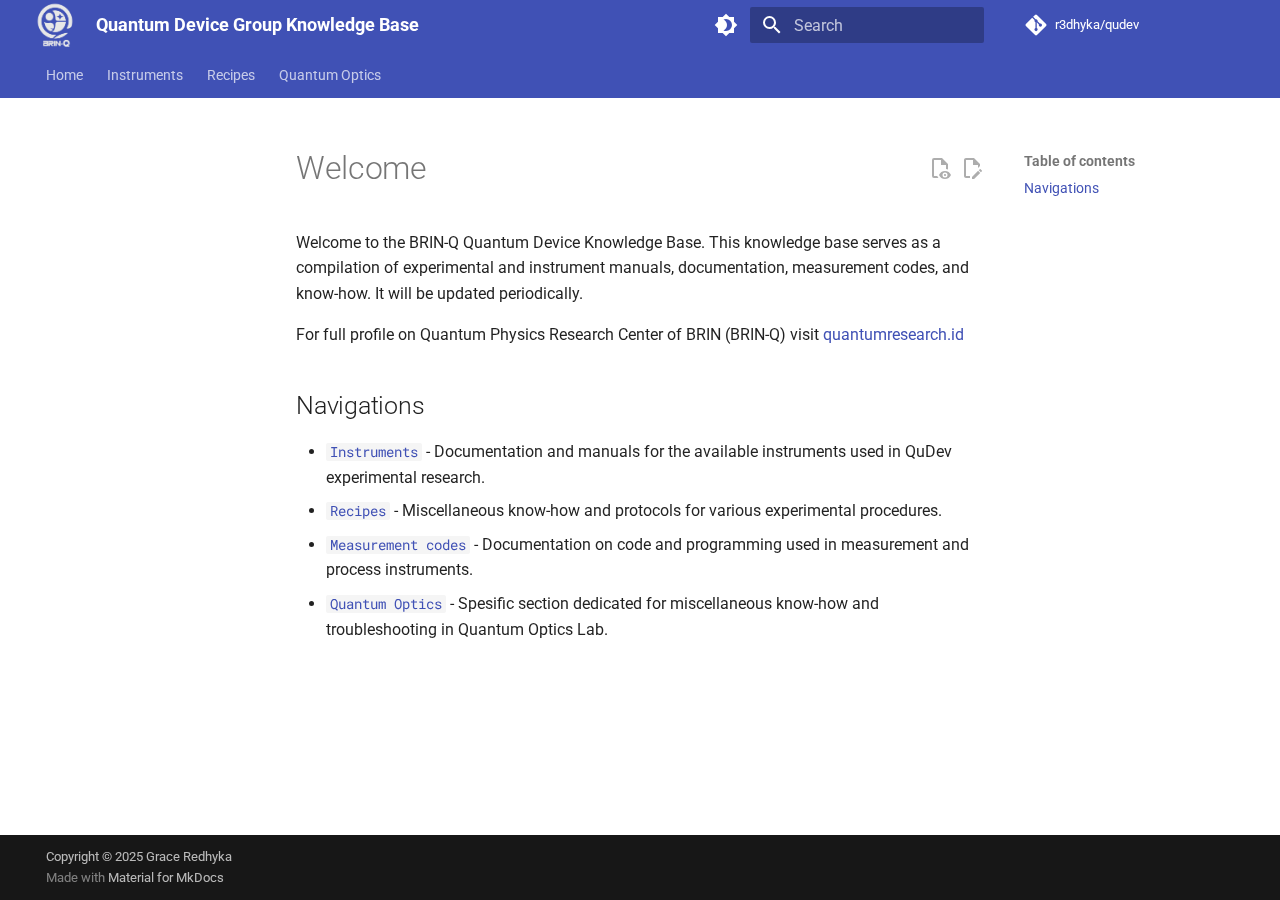
<file: readme/index.html>
<!doctype html>
<html lang="en" class="no-js">
  <head>
    
      <meta charset="utf-8">
      <meta name="viewport" content="width=device-width,initial-scale=1">
      
      
      
      
      
      
      <link rel="icon" href="../assets/favicon.png">
      <meta name="generator" content="mkdocs-1.6.1, mkdocs-material-9.6.14">
    
    
      
        <title>Welcome - Quantum Device Group Knowledge Base</title>
      
    
    
      <link rel="stylesheet" href="../assets/stylesheets/main.342714a4.min.css">
      
        
        <link rel="stylesheet" href="../assets/stylesheets/palette.06af60db.min.css">
      
      


    
    
      
    
    
      
        
        
        <link rel="preconnect" href="https://fonts.gstatic.com" crossorigin>
        <link rel="stylesheet" href="https://fonts.googleapis.com/css?family=Roboto:300,300i,400,400i,700,700i%7CRoboto+Mono:400,400i,700,700i&display=fallback">
        <style>:root{--md-text-font:"Roboto";--md-code-font:"Roboto Mono"}</style>
      
    
    
      <link rel="stylesheet" href="../stylesheets/extra.css">
    
    <script>__md_scope=new URL("..",location),__md_hash=e=>[...e].reduce(((e,_)=>(e<<5)-e+_.charCodeAt(0)),0),__md_get=(e,_=localStorage,t=__md_scope)=>JSON.parse(_.getItem(t.pathname+"."+e)),__md_set=(e,_,t=localStorage,a=__md_scope)=>{try{t.setItem(a.pathname+"."+e,JSON.stringify(_))}catch(e){}}</script>
    
      

    
    
    
  </head>
  
  
    
    
      
    
    
    
    
    <body dir="ltr" data-md-color-scheme="default" data-md-color-primary="indigo" data-md-color-accent="red">
  
    
    <input class="md-toggle" data-md-toggle="drawer" type="checkbox" id="__drawer" autocomplete="off">
    <input class="md-toggle" data-md-toggle="search" type="checkbox" id="__search" autocomplete="off">
    <label class="md-overlay" for="__drawer"></label>
    <div data-md-component="skip">
      
        
        <a href="#welcome" class="md-skip">
          Skip to content
        </a>
      
    </div>
    <div data-md-component="announce">
      
    </div>
    
    
      

<header class="md-header" data-md-component="header">
  <nav class="md-header__inner md-grid" aria-label="Header">
    <a href=".." title="Quantum Device Group Knowledge Base" class="md-header__button md-logo" aria-label="Quantum Device Group Knowledge Base" data-md-component="logo">
      
  <img src="../assets/BRIN-Q(BnW).png" alt="logo">

    </a>
    <label class="md-header__button md-icon" for="__drawer">
      
      <svg xmlns="http://www.w3.org/2000/svg" viewBox="0 0 24 24"><path d="M3 6h18v2H3zm0 5h18v2H3zm0 5h18v2H3z"/></svg>
    </label>
    <div class="md-header__title" data-md-component="header-title">
      <div class="md-header__ellipsis">
        <div class="md-header__topic">
          <span class="md-ellipsis">
            Quantum Device Group Knowledge Base
          </span>
        </div>
        <div class="md-header__topic" data-md-component="header-topic">
          <span class="md-ellipsis">
            
              Welcome
            
          </span>
        </div>
      </div>
    </div>
    
      
        <form class="md-header__option" data-md-component="palette">
  
    
    
    
    <input class="md-option" data-md-color-media="" data-md-color-scheme="default" data-md-color-primary="indigo" data-md-color-accent="red"  aria-label="Switch to dark mode"  type="radio" name="__palette" id="__palette_0">
    
      <label class="md-header__button md-icon" title="Switch to dark mode" for="__palette_1" hidden>
        <svg xmlns="http://www.w3.org/2000/svg" viewBox="0 0 24 24"><path d="M12 18c-.89 0-1.74-.2-2.5-.55C11.56 16.5 13 14.42 13 12s-1.44-4.5-3.5-5.45C10.26 6.2 11.11 6 12 6a6 6 0 0 1 6 6 6 6 0 0 1-6 6m8-9.31V4h-4.69L12 .69 8.69 4H4v4.69L.69 12 4 15.31V20h4.69L12 23.31 15.31 20H20v-4.69L23.31 12z"/></svg>
      </label>
    
  
    
    
    
    <input class="md-option" data-md-color-media="" data-md-color-scheme="slate" data-md-color-primary="black" data-md-color-accent="lime"  aria-label="Switch to light mode"  type="radio" name="__palette" id="__palette_1">
    
      <label class="md-header__button md-icon" title="Switch to light mode" for="__palette_0" hidden>
        <svg xmlns="http://www.w3.org/2000/svg" viewBox="0 0 24 24"><path d="M12 8a4 4 0 0 0-4 4 4 4 0 0 0 4 4 4 4 0 0 0 4-4 4 4 0 0 0-4-4m0 10a6 6 0 0 1-6-6 6 6 0 0 1 6-6 6 6 0 0 1 6 6 6 6 0 0 1-6 6m8-9.31V4h-4.69L12 .69 8.69 4H4v4.69L.69 12 4 15.31V20h4.69L12 23.31 15.31 20H20v-4.69L23.31 12z"/></svg>
      </label>
    
  
</form>
      
    
    
      <script>var palette=__md_get("__palette");if(palette&&palette.color){if("(prefers-color-scheme)"===palette.color.media){var media=matchMedia("(prefers-color-scheme: light)"),input=document.querySelector(media.matches?"[data-md-color-media='(prefers-color-scheme: light)']":"[data-md-color-media='(prefers-color-scheme: dark)']");palette.color.media=input.getAttribute("data-md-color-media"),palette.color.scheme=input.getAttribute("data-md-color-scheme"),palette.color.primary=input.getAttribute("data-md-color-primary"),palette.color.accent=input.getAttribute("data-md-color-accent")}for(var[key,value]of Object.entries(palette.color))document.body.setAttribute("data-md-color-"+key,value)}</script>
    
    
    
      
      
        <label class="md-header__button md-icon" for="__search">
          
          <svg xmlns="http://www.w3.org/2000/svg" viewBox="0 0 24 24"><path d="M9.5 3A6.5 6.5 0 0 1 16 9.5c0 1.61-.59 3.09-1.56 4.23l.27.27h.79l5 5-1.5 1.5-5-5v-.79l-.27-.27A6.52 6.52 0 0 1 9.5 16 6.5 6.5 0 0 1 3 9.5 6.5 6.5 0 0 1 9.5 3m0 2C7 5 5 7 5 9.5S7 14 9.5 14 14 12 14 9.5 12 5 9.5 5"/></svg>
        </label>
        <div class="md-search" data-md-component="search" role="dialog">
  <label class="md-search__overlay" for="__search"></label>
  <div class="md-search__inner" role="search">
    <form class="md-search__form" name="search">
      <input type="text" class="md-search__input" name="query" aria-label="Search" placeholder="Search" autocapitalize="off" autocorrect="off" autocomplete="off" spellcheck="false" data-md-component="search-query" required>
      <label class="md-search__icon md-icon" for="__search">
        
        <svg xmlns="http://www.w3.org/2000/svg" viewBox="0 0 24 24"><path d="M9.5 3A6.5 6.5 0 0 1 16 9.5c0 1.61-.59 3.09-1.56 4.23l.27.27h.79l5 5-1.5 1.5-5-5v-.79l-.27-.27A6.52 6.52 0 0 1 9.5 16 6.5 6.5 0 0 1 3 9.5 6.5 6.5 0 0 1 9.5 3m0 2C7 5 5 7 5 9.5S7 14 9.5 14 14 12 14 9.5 12 5 9.5 5"/></svg>
        
        <svg xmlns="http://www.w3.org/2000/svg" viewBox="0 0 24 24"><path d="M20 11v2H8l5.5 5.5-1.42 1.42L4.16 12l7.92-7.92L13.5 5.5 8 11z"/></svg>
      </label>
      <nav class="md-search__options" aria-label="Search">
        
          <a href="javascript:void(0)" class="md-search__icon md-icon" title="Share" aria-label="Share" data-clipboard data-clipboard-text="" data-md-component="search-share" tabindex="-1">
            
            <svg xmlns="http://www.w3.org/2000/svg" viewBox="0 0 24 24"><path d="M18 16.08c-.76 0-1.44.3-1.96.77L8.91 12.7c.05-.23.09-.46.09-.7s-.04-.47-.09-.7l7.05-4.11c.54.5 1.25.81 2.04.81a3 3 0 0 0 3-3 3 3 0 0 0-3-3 3 3 0 0 0-3 3c0 .24.04.47.09.7L8.04 9.81C7.5 9.31 6.79 9 6 9a3 3 0 0 0-3 3 3 3 0 0 0 3 3c.79 0 1.5-.31 2.04-.81l7.12 4.15c-.05.21-.08.43-.08.66 0 1.61 1.31 2.91 2.92 2.91s2.92-1.3 2.92-2.91A2.92 2.92 0 0 0 18 16.08"/></svg>
          </a>
        
        <button type="reset" class="md-search__icon md-icon" title="Clear" aria-label="Clear" tabindex="-1">
          
          <svg xmlns="http://www.w3.org/2000/svg" viewBox="0 0 24 24"><path d="M19 6.41 17.59 5 12 10.59 6.41 5 5 6.41 10.59 12 5 17.59 6.41 19 12 13.41 17.59 19 19 17.59 13.41 12z"/></svg>
        </button>
      </nav>
      
        <div class="md-search__suggest" data-md-component="search-suggest"></div>
      
    </form>
    <div class="md-search__output">
      <div class="md-search__scrollwrap" tabindex="0" data-md-scrollfix>
        <div class="md-search-result" data-md-component="search-result">
          <div class="md-search-result__meta">
            Initializing search
          </div>
          <ol class="md-search-result__list" role="presentation"></ol>
        </div>
      </div>
    </div>
  </div>
</div>
      
    
    
      <div class="md-header__source">
        <a href="https://github.com/r3dhyka/qudev" title="Go to repository" class="md-source" data-md-component="source">
  <div class="md-source__icon md-icon">
    
    <svg xmlns="http://www.w3.org/2000/svg" viewBox="0 0 448 512"><!--! Font Awesome Free 6.7.2 by @fontawesome - https://fontawesome.com License - https://fontawesome.com/license/free (Icons: CC BY 4.0, Fonts: SIL OFL 1.1, Code: MIT License) Copyright 2024 Fonticons, Inc.--><path d="M439.55 236.05 244 40.45a28.87 28.87 0 0 0-40.81 0l-40.66 40.63 51.52 51.52c27.06-9.14 52.68 16.77 43.39 43.68l49.66 49.66c34.23-11.8 61.18 31 35.47 56.69-26.49 26.49-70.21-2.87-56-37.34L240.22 199v121.85c25.3 12.54 22.26 41.85 9.08 55a34.34 34.34 0 0 1-48.55 0c-17.57-17.6-11.07-46.91 11.25-56v-123c-20.8-8.51-24.6-30.74-18.64-45L142.57 101 8.45 235.14a28.86 28.86 0 0 0 0 40.81l195.61 195.6a28.86 28.86 0 0 0 40.8 0l194.69-194.69a28.86 28.86 0 0 0 0-40.81"/></svg>
  </div>
  <div class="md-source__repository">
    r3dhyka/qudev
  </div>
</a>
      </div>
    
  </nav>
  
</header>
    
    <div class="md-container" data-md-component="container">
      
      
        
          
            
<nav class="md-tabs" aria-label="Tabs" data-md-component="tabs">
  <div class="md-grid">
    <ul class="md-tabs__list">
      
        
  
  
  
  
    <li class="md-tabs__item">
      <a href=".." class="md-tabs__link">
        
  
  
    
  
  Home

      </a>
    </li>
  

      
        
  
  
  
  
    
    
      <li class="md-tabs__item">
        <a href="../instruments/pld/" class="md-tabs__link">
          
  
  
    
  
  Instruments

        </a>
      </li>
    
  

      
        
  
  
  
  
    
    
      <li class="md-tabs__item">
        <a href="../recipes/substrate_cleaning/" class="md-tabs__link">
          
  
  
    
  
  Recipes

        </a>
      </li>
    
  

      
        
  
  
  
  
    
    
      <li class="md-tabs__item">
        <a href="../qopt/troubleshooting/" class="md-tabs__link">
          
  
  
    
  
  Quantum Optics

        </a>
      </li>
    
  

      
    </ul>
  </div>
</nav>
          
        
      
      <main class="md-main" data-md-component="main">
        <div class="md-main__inner md-grid">
          
            
              
              <div class="md-sidebar md-sidebar--primary" data-md-component="sidebar" data-md-type="navigation" >
                <div class="md-sidebar__scrollwrap">
                  <div class="md-sidebar__inner">
                    


  


<nav class="md-nav md-nav--primary md-nav--lifted" aria-label="Navigation" data-md-level="0">
  <label class="md-nav__title" for="__drawer">
    <a href=".." title="Quantum Device Group Knowledge Base" class="md-nav__button md-logo" aria-label="Quantum Device Group Knowledge Base" data-md-component="logo">
      
  <img src="../assets/BRIN-Q(BnW).png" alt="logo">

    </a>
    Quantum Device Group Knowledge Base
  </label>
  
    <div class="md-nav__source">
      <a href="https://github.com/r3dhyka/qudev" title="Go to repository" class="md-source" data-md-component="source">
  <div class="md-source__icon md-icon">
    
    <svg xmlns="http://www.w3.org/2000/svg" viewBox="0 0 448 512"><!--! Font Awesome Free 6.7.2 by @fontawesome - https://fontawesome.com License - https://fontawesome.com/license/free (Icons: CC BY 4.0, Fonts: SIL OFL 1.1, Code: MIT License) Copyright 2024 Fonticons, Inc.--><path d="M439.55 236.05 244 40.45a28.87 28.87 0 0 0-40.81 0l-40.66 40.63 51.52 51.52c27.06-9.14 52.68 16.77 43.39 43.68l49.66 49.66c34.23-11.8 61.18 31 35.47 56.69-26.49 26.49-70.21-2.87-56-37.34L240.22 199v121.85c25.3 12.54 22.26 41.85 9.08 55a34.34 34.34 0 0 1-48.55 0c-17.57-17.6-11.07-46.91 11.25-56v-123c-20.8-8.51-24.6-30.74-18.64-45L142.57 101 8.45 235.14a28.86 28.86 0 0 0 0 40.81l195.61 195.6a28.86 28.86 0 0 0 40.8 0l194.69-194.69a28.86 28.86 0 0 0 0-40.81"/></svg>
  </div>
  <div class="md-source__repository">
    r3dhyka/qudev
  </div>
</a>
    </div>
  
  <ul class="md-nav__list" data-md-scrollfix>
    
      
      
  
  
  
  
    <li class="md-nav__item">
      <a href=".." class="md-nav__link">
        
  
  
  <span class="md-ellipsis">
    Home
    
  </span>
  

      </a>
    </li>
  

    
      
      
  
  
  
  
    
    
      
        
      
        
      
    
    
    
      
      
        
      
    
    
    <li class="md-nav__item md-nav__item--nested">
      
        
        
        <input class="md-nav__toggle md-toggle " type="checkbox" id="__nav_2" >
        
          
          <label class="md-nav__link" for="__nav_2" id="__nav_2_label" tabindex="0">
            
  
  
  <span class="md-ellipsis">
    Instruments
    
  </span>
  

            <span class="md-nav__icon md-icon"></span>
          </label>
        
        <nav class="md-nav" data-md-level="1" aria-labelledby="__nav_2_label" aria-expanded="false">
          <label class="md-nav__title" for="__nav_2">
            <span class="md-nav__icon md-icon"></span>
            Instruments
          </label>
          <ul class="md-nav__list" data-md-scrollfix>
            
              
                
  
  
  
  
    <li class="md-nav__item">
      <a href="../instruments/pld/" class="md-nav__link">
        
  
  
  <span class="md-ellipsis">
    Pulsed Laser Deposition
    
  </span>
  

      </a>
    </li>
  

              
            
              
                
  
  
  
  
    <li class="md-nav__item">
      <a href="../instruments/afm/" class="md-nav__link">
        
  
  
  <span class="md-ellipsis">
    Atomic Force Microscopy
    
  </span>
  

      </a>
    </li>
  

              
            
          </ul>
        </nav>
      
    </li>
  

    
      
      
  
  
  
  
    
    
      
        
      
    
    
    
      
      
        
      
    
    
    <li class="md-nav__item md-nav__item--nested">
      
        
        
        <input class="md-nav__toggle md-toggle " type="checkbox" id="__nav_3" >
        
          
          <label class="md-nav__link" for="__nav_3" id="__nav_3_label" tabindex="0">
            
  
  
  <span class="md-ellipsis">
    Recipes
    
  </span>
  

            <span class="md-nav__icon md-icon"></span>
          </label>
        
        <nav class="md-nav" data-md-level="1" aria-labelledby="__nav_3_label" aria-expanded="false">
          <label class="md-nav__title" for="__nav_3">
            <span class="md-nav__icon md-icon"></span>
            Recipes
          </label>
          <ul class="md-nav__list" data-md-scrollfix>
            
              
                
  
  
  
  
    <li class="md-nav__item">
      <a href="../recipes/substrate_cleaning/" class="md-nav__link">
        
  
  
  <span class="md-ellipsis">
    Substrate Cleaning
    
  </span>
  

      </a>
    </li>
  

              
            
          </ul>
        </nav>
      
    </li>
  

    
      
      
  
  
  
  
    
    
      
        
      
    
    
    
      
      
        
      
    
    
    <li class="md-nav__item md-nav__item--nested">
      
        
        
        <input class="md-nav__toggle md-toggle " type="checkbox" id="__nav_4" >
        
          
          <label class="md-nav__link" for="__nav_4" id="__nav_4_label" tabindex="0">
            
  
  
  <span class="md-ellipsis">
    Quantum Optics
    
  </span>
  

            <span class="md-nav__icon md-icon"></span>
          </label>
        
        <nav class="md-nav" data-md-level="1" aria-labelledby="__nav_4_label" aria-expanded="false">
          <label class="md-nav__title" for="__nav_4">
            <span class="md-nav__icon md-icon"></span>
            Quantum Optics
          </label>
          <ul class="md-nav__list" data-md-scrollfix>
            
              
                
  
  
  
  
    <li class="md-nav__item">
      <a href="../qopt/troubleshooting/" class="md-nav__link">
        
  
  
  <span class="md-ellipsis">
    Troubleshooting
    
  </span>
  

      </a>
    </li>
  

              
            
          </ul>
        </nav>
      
    </li>
  

    
  </ul>
</nav>
                  </div>
                </div>
              </div>
            
            
              
              <div class="md-sidebar md-sidebar--secondary" data-md-component="sidebar" data-md-type="toc" >
                <div class="md-sidebar__scrollwrap">
                  <div class="md-sidebar__inner">
                    

<nav class="md-nav md-nav--secondary" aria-label="Table of contents">
  
  
  
    
  
  
    <label class="md-nav__title" for="__toc">
      <span class="md-nav__icon md-icon"></span>
      Table of contents
    </label>
    <ul class="md-nav__list" data-md-component="toc" data-md-scrollfix>
      
        <li class="md-nav__item">
  <a href="#navigations" class="md-nav__link">
    <span class="md-ellipsis">
      Navigations
    </span>
  </a>
  
</li>
      
    </ul>
  
</nav>
                  </div>
                </div>
              </div>
            
          
          
            <div class="md-content" data-md-component="content">
              <article class="md-content__inner md-typeset">
                
                  


  
    <a href="https://github.com/r3dhyka/qudev/edit/main/docs/readme.md" title="Edit this page" class="md-content__button md-icon">
      
      <svg xmlns="http://www.w3.org/2000/svg" viewBox="0 0 24 24"><path d="M10 20H6V4h7v5h5v3.1l2-2V8l-6-6H6c-1.1 0-2 .9-2 2v16c0 1.1.9 2 2 2h4zm10.2-7c.1 0 .3.1.4.2l1.3 1.3c.2.2.2.6 0 .8l-1 1-2.1-2.1 1-1c.1-.1.2-.2.4-.2m0 3.9L14.1 23H12v-2.1l6.1-6.1z"/></svg>
    </a>
  
  
    
      
    
    <a href="https://github.com/r3dhyka/qudev/raw/main/docs/readme.md" title="View source of this page" class="md-content__button md-icon">
      
      <svg xmlns="http://www.w3.org/2000/svg" viewBox="0 0 24 24"><path d="M17 18c.56 0 1 .44 1 1s-.44 1-1 1-1-.44-1-1 .44-1 1-1m0-3c-2.73 0-5.06 1.66-6 4 .94 2.34 3.27 4 6 4s5.06-1.66 6-4c-.94-2.34-3.27-4-6-4m0 6.5a2.5 2.5 0 0 1-2.5-2.5 2.5 2.5 0 0 1 2.5-2.5 2.5 2.5 0 0 1 2.5 2.5 2.5 2.5 0 0 1-2.5 2.5M9.27 20H6V4h7v5h5v4.07c.7.08 1.36.25 2 .49V8l-6-6H6a2 2 0 0 0-2 2v16a2 2 0 0 0 2 2h4.5a8.2 8.2 0 0 1-1.23-2"/></svg>
    </a>
  


<h1 id="welcome">Welcome</h1>
<p>Welcome to the BRIN-Q Quantum Device Knowledge Base. This knowledge base serves as a compilation of experimental and instrument manuals, documentation, measurement codes, and know-how. It will be updated periodically.</p>
<p>For full profile on Quantum Physics Research Center of BRIN (BRIN-Q) visit <a href="https://www.quantumresearch.id">quantumresearch.id</a></p>
<h2 id="navigations">Navigations</h2>
<ul>
<li><a href="../instruments/pld/"><code>Instruments</code></a> - Documentation and manuals for the available instruments used in QuDev experimental research.</li>
<li><a href="../recipes/substrate_cleaning/"><code>Recipes</code></a> - Miscellaneous know-how and protocols for various experimental procedures.</li>
<li><a href="codes"><code>Measurement codes</code></a> - Documentation on code and programming used in measurement and process instruments.</li>
<li><a href="../qopt/troubleshooting/"><code>Quantum Optics</code></a> - Spesific section dedicated for miscellaneous know-how and troubleshooting in Quantum Optics Lab.</li>
</ul>












                
              </article>
            </div>
          
          
<script>var target=document.getElementById(location.hash.slice(1));target&&target.name&&(target.checked=target.name.startsWith("__tabbed_"))</script>
        </div>
        
          <button type="button" class="md-top md-icon" data-md-component="top" hidden>
  
  <svg xmlns="http://www.w3.org/2000/svg" viewBox="0 0 24 24"><path d="M13 20h-2V8l-5.5 5.5-1.42-1.42L12 4.16l7.92 7.92-1.42 1.42L13 8z"/></svg>
  Back to top
</button>
        
      </main>
      
        <footer class="md-footer">
  
    
  
  <div class="md-footer-meta md-typeset">
    <div class="md-footer-meta__inner md-grid">
      <div class="md-copyright">
  
    <div class="md-copyright__highlight">
      Copyright &copy 2025 <a href="https://github.com/r3dhyka" target="_blank" rel="noopener">Grace Redhyka</a>
    </div>
  
  
    Made with
    <a href="https://squidfunk.github.io/mkdocs-material/" target="_blank" rel="noopener">
      Material for MkDocs
    </a>
  
</div>
      
    </div>
  </div>
</footer>
      
    </div>
    <div class="md-dialog" data-md-component="dialog">
      <div class="md-dialog__inner md-typeset"></div>
    </div>
    
    
    
      
      <script id="__config" type="application/json">{"base": "..", "features": ["content.action.edit", "content.action.view", "content.code.annotate", "content.code.copy", "content.tooltips", "navigation.footer", "navigation.indexes", "navigation.sections", "navigation.tabs", "navigation.top", "navigation.tracking", "search.highlight", "search.share", "search.suggest", "toc.follow"], "search": "../assets/javascripts/workers/search.d50fe291.min.js", "tags": null, "translations": {"clipboard.copied": "Copied to clipboard", "clipboard.copy": "Copy to clipboard", "search.result.more.one": "1 more on this page", "search.result.more.other": "# more on this page", "search.result.none": "No matching documents", "search.result.one": "1 matching document", "search.result.other": "# matching documents", "search.result.placeholder": "Type to start searching", "search.result.term.missing": "Missing", "select.version": "Select version"}, "version": null}</script>
    
    
      <script src="../assets/javascripts/bundle.13a4f30d.min.js"></script>
      
    
  </body>
</html>
</file>
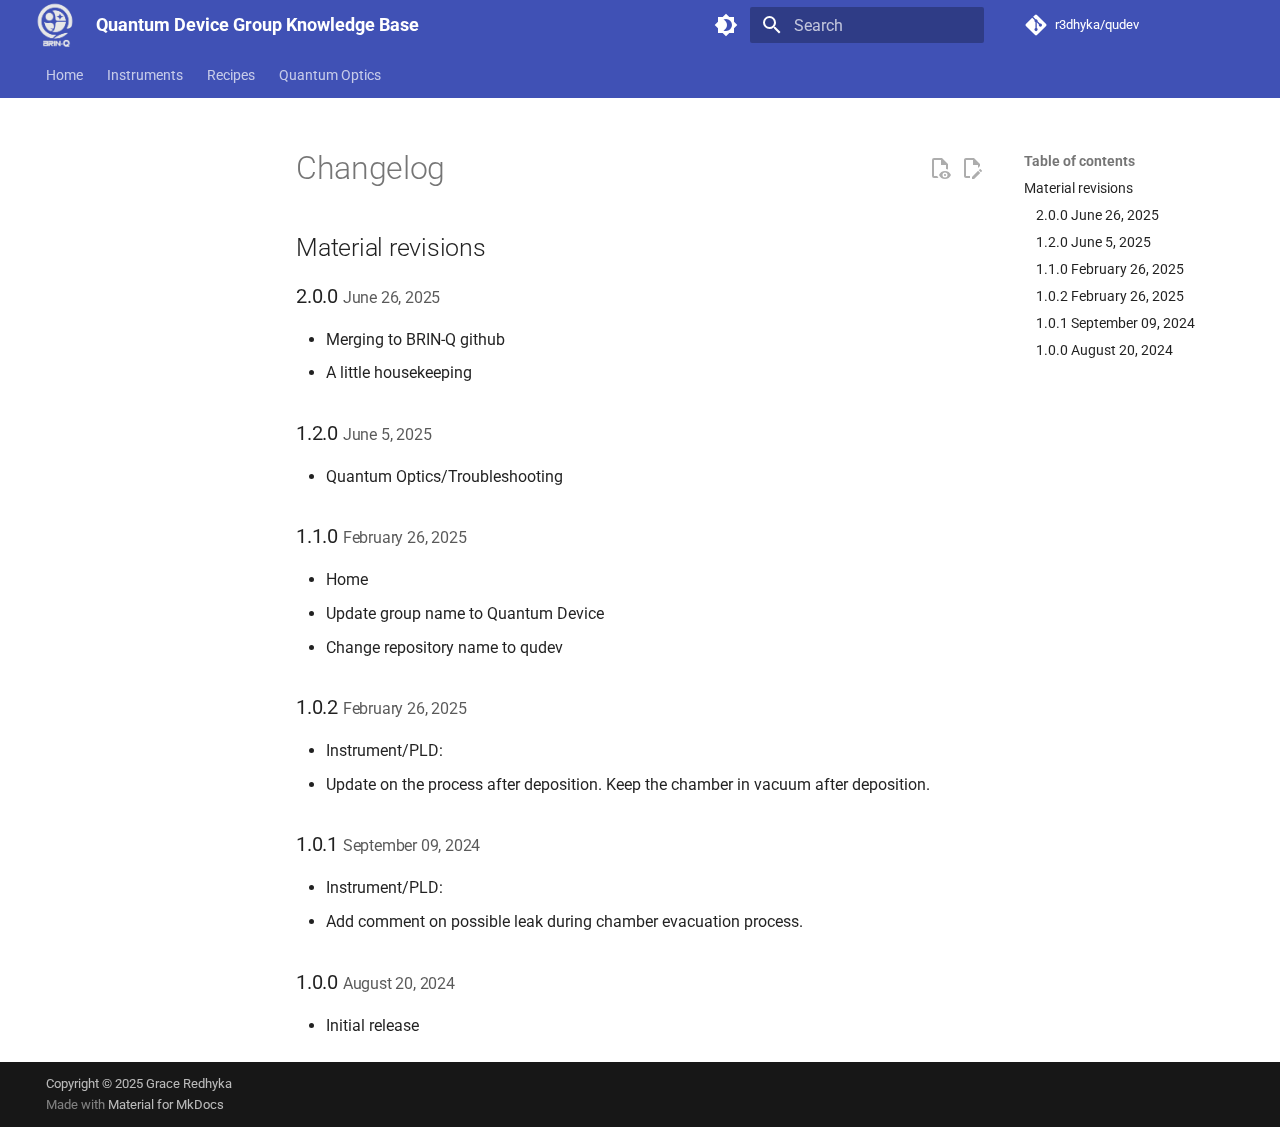
<file: changelog/readme/index.html>
<!doctype html>
<html lang="en" class="no-js">
  <head>
    
      <meta charset="utf-8">
      <meta name="viewport" content="width=device-width,initial-scale=1">
      
      
      
      
      
      
      <link rel="icon" href="../../assets/favicon.png">
      <meta name="generator" content="mkdocs-1.6.1, mkdocs-material-9.6.14">
    
    
      
        <title>Changelog - Quantum Device Group Knowledge Base</title>
      
    
    
      <link rel="stylesheet" href="../../assets/stylesheets/main.342714a4.min.css">
      
        
        <link rel="stylesheet" href="../../assets/stylesheets/palette.06af60db.min.css">
      
      


    
    
      
    
    
      
        
        
        <link rel="preconnect" href="https://fonts.gstatic.com" crossorigin>
        <link rel="stylesheet" href="https://fonts.googleapis.com/css?family=Roboto:300,300i,400,400i,700,700i%7CRoboto+Mono:400,400i,700,700i&display=fallback">
        <style>:root{--md-text-font:"Roboto";--md-code-font:"Roboto Mono"}</style>
      
    
    
      <link rel="stylesheet" href="../../stylesheets/extra.css">
    
    <script>__md_scope=new URL("../..",location),__md_hash=e=>[...e].reduce(((e,_)=>(e<<5)-e+_.charCodeAt(0)),0),__md_get=(e,_=localStorage,t=__md_scope)=>JSON.parse(_.getItem(t.pathname+"."+e)),__md_set=(e,_,t=localStorage,a=__md_scope)=>{try{t.setItem(a.pathname+"."+e,JSON.stringify(_))}catch(e){}}</script>
    
      

    
    
    
  </head>
  
  
    
    
      
    
    
    
    
    <body dir="ltr" data-md-color-scheme="default" data-md-color-primary="indigo" data-md-color-accent="red">
  
    
    <input class="md-toggle" data-md-toggle="drawer" type="checkbox" id="__drawer" autocomplete="off">
    <input class="md-toggle" data-md-toggle="search" type="checkbox" id="__search" autocomplete="off">
    <label class="md-overlay" for="__drawer"></label>
    <div data-md-component="skip">
      
        
        <a href="#changelog" class="md-skip">
          Skip to content
        </a>
      
    </div>
    <div data-md-component="announce">
      
    </div>
    
    
      

<header class="md-header" data-md-component="header">
  <nav class="md-header__inner md-grid" aria-label="Header">
    <a href="../.." title="Quantum Device Group Knowledge Base" class="md-header__button md-logo" aria-label="Quantum Device Group Knowledge Base" data-md-component="logo">
      
  <img src="../../assets/BRIN-Q(BnW).png" alt="logo">

    </a>
    <label class="md-header__button md-icon" for="__drawer">
      
      <svg xmlns="http://www.w3.org/2000/svg" viewBox="0 0 24 24"><path d="M3 6h18v2H3zm0 5h18v2H3zm0 5h18v2H3z"/></svg>
    </label>
    <div class="md-header__title" data-md-component="header-title">
      <div class="md-header__ellipsis">
        <div class="md-header__topic">
          <span class="md-ellipsis">
            Quantum Device Group Knowledge Base
          </span>
        </div>
        <div class="md-header__topic" data-md-component="header-topic">
          <span class="md-ellipsis">
            
              Changelog
            
          </span>
        </div>
      </div>
    </div>
    
      
        <form class="md-header__option" data-md-component="palette">
  
    
    
    
    <input class="md-option" data-md-color-media="" data-md-color-scheme="default" data-md-color-primary="indigo" data-md-color-accent="red"  aria-label="Switch to dark mode"  type="radio" name="__palette" id="__palette_0">
    
      <label class="md-header__button md-icon" title="Switch to dark mode" for="__palette_1" hidden>
        <svg xmlns="http://www.w3.org/2000/svg" viewBox="0 0 24 24"><path d="M12 18c-.89 0-1.74-.2-2.5-.55C11.56 16.5 13 14.42 13 12s-1.44-4.5-3.5-5.45C10.26 6.2 11.11 6 12 6a6 6 0 0 1 6 6 6 6 0 0 1-6 6m8-9.31V4h-4.69L12 .69 8.69 4H4v4.69L.69 12 4 15.31V20h4.69L12 23.31 15.31 20H20v-4.69L23.31 12z"/></svg>
      </label>
    
  
    
    
    
    <input class="md-option" data-md-color-media="" data-md-color-scheme="slate" data-md-color-primary="black" data-md-color-accent="lime"  aria-label="Switch to light mode"  type="radio" name="__palette" id="__palette_1">
    
      <label class="md-header__button md-icon" title="Switch to light mode" for="__palette_0" hidden>
        <svg xmlns="http://www.w3.org/2000/svg" viewBox="0 0 24 24"><path d="M12 8a4 4 0 0 0-4 4 4 4 0 0 0 4 4 4 4 0 0 0 4-4 4 4 0 0 0-4-4m0 10a6 6 0 0 1-6-6 6 6 0 0 1 6-6 6 6 0 0 1 6 6 6 6 0 0 1-6 6m8-9.31V4h-4.69L12 .69 8.69 4H4v4.69L.69 12 4 15.31V20h4.69L12 23.31 15.31 20H20v-4.69L23.31 12z"/></svg>
      </label>
    
  
</form>
      
    
    
      <script>var palette=__md_get("__palette");if(palette&&palette.color){if("(prefers-color-scheme)"===palette.color.media){var media=matchMedia("(prefers-color-scheme: light)"),input=document.querySelector(media.matches?"[data-md-color-media='(prefers-color-scheme: light)']":"[data-md-color-media='(prefers-color-scheme: dark)']");palette.color.media=input.getAttribute("data-md-color-media"),palette.color.scheme=input.getAttribute("data-md-color-scheme"),palette.color.primary=input.getAttribute("data-md-color-primary"),palette.color.accent=input.getAttribute("data-md-color-accent")}for(var[key,value]of Object.entries(palette.color))document.body.setAttribute("data-md-color-"+key,value)}</script>
    
    
    
      
      
        <label class="md-header__button md-icon" for="__search">
          
          <svg xmlns="http://www.w3.org/2000/svg" viewBox="0 0 24 24"><path d="M9.5 3A6.5 6.5 0 0 1 16 9.5c0 1.61-.59 3.09-1.56 4.23l.27.27h.79l5 5-1.5 1.5-5-5v-.79l-.27-.27A6.52 6.52 0 0 1 9.5 16 6.5 6.5 0 0 1 3 9.5 6.5 6.5 0 0 1 9.5 3m0 2C7 5 5 7 5 9.5S7 14 9.5 14 14 12 14 9.5 12 5 9.5 5"/></svg>
        </label>
        <div class="md-search" data-md-component="search" role="dialog">
  <label class="md-search__overlay" for="__search"></label>
  <div class="md-search__inner" role="search">
    <form class="md-search__form" name="search">
      <input type="text" class="md-search__input" name="query" aria-label="Search" placeholder="Search" autocapitalize="off" autocorrect="off" autocomplete="off" spellcheck="false" data-md-component="search-query" required>
      <label class="md-search__icon md-icon" for="__search">
        
        <svg xmlns="http://www.w3.org/2000/svg" viewBox="0 0 24 24"><path d="M9.5 3A6.5 6.5 0 0 1 16 9.5c0 1.61-.59 3.09-1.56 4.23l.27.27h.79l5 5-1.5 1.5-5-5v-.79l-.27-.27A6.52 6.52 0 0 1 9.5 16 6.5 6.5 0 0 1 3 9.5 6.5 6.5 0 0 1 9.5 3m0 2C7 5 5 7 5 9.5S7 14 9.5 14 14 12 14 9.5 12 5 9.5 5"/></svg>
        
        <svg xmlns="http://www.w3.org/2000/svg" viewBox="0 0 24 24"><path d="M20 11v2H8l5.5 5.5-1.42 1.42L4.16 12l7.92-7.92L13.5 5.5 8 11z"/></svg>
      </label>
      <nav class="md-search__options" aria-label="Search">
        
          <a href="javascript:void(0)" class="md-search__icon md-icon" title="Share" aria-label="Share" data-clipboard data-clipboard-text="" data-md-component="search-share" tabindex="-1">
            
            <svg xmlns="http://www.w3.org/2000/svg" viewBox="0 0 24 24"><path d="M18 16.08c-.76 0-1.44.3-1.96.77L8.91 12.7c.05-.23.09-.46.09-.7s-.04-.47-.09-.7l7.05-4.11c.54.5 1.25.81 2.04.81a3 3 0 0 0 3-3 3 3 0 0 0-3-3 3 3 0 0 0-3 3c0 .24.04.47.09.7L8.04 9.81C7.5 9.31 6.79 9 6 9a3 3 0 0 0-3 3 3 3 0 0 0 3 3c.79 0 1.5-.31 2.04-.81l7.12 4.15c-.05.21-.08.43-.08.66 0 1.61 1.31 2.91 2.92 2.91s2.92-1.3 2.92-2.91A2.92 2.92 0 0 0 18 16.08"/></svg>
          </a>
        
        <button type="reset" class="md-search__icon md-icon" title="Clear" aria-label="Clear" tabindex="-1">
          
          <svg xmlns="http://www.w3.org/2000/svg" viewBox="0 0 24 24"><path d="M19 6.41 17.59 5 12 10.59 6.41 5 5 6.41 10.59 12 5 17.59 6.41 19 12 13.41 17.59 19 19 17.59 13.41 12z"/></svg>
        </button>
      </nav>
      
        <div class="md-search__suggest" data-md-component="search-suggest"></div>
      
    </form>
    <div class="md-search__output">
      <div class="md-search__scrollwrap" tabindex="0" data-md-scrollfix>
        <div class="md-search-result" data-md-component="search-result">
          <div class="md-search-result__meta">
            Initializing search
          </div>
          <ol class="md-search-result__list" role="presentation"></ol>
        </div>
      </div>
    </div>
  </div>
</div>
      
    
    
      <div class="md-header__source">
        <a href="https://github.com/r3dhyka/qudev" title="Go to repository" class="md-source" data-md-component="source">
  <div class="md-source__icon md-icon">
    
    <svg xmlns="http://www.w3.org/2000/svg" viewBox="0 0 448 512"><!--! Font Awesome Free 6.7.2 by @fontawesome - https://fontawesome.com License - https://fontawesome.com/license/free (Icons: CC BY 4.0, Fonts: SIL OFL 1.1, Code: MIT License) Copyright 2024 Fonticons, Inc.--><path d="M439.55 236.05 244 40.45a28.87 28.87 0 0 0-40.81 0l-40.66 40.63 51.52 51.52c27.06-9.14 52.68 16.77 43.39 43.68l49.66 49.66c34.23-11.8 61.18 31 35.47 56.69-26.49 26.49-70.21-2.87-56-37.34L240.22 199v121.85c25.3 12.54 22.26 41.85 9.08 55a34.34 34.34 0 0 1-48.55 0c-17.57-17.6-11.07-46.91 11.25-56v-123c-20.8-8.51-24.6-30.74-18.64-45L142.57 101 8.45 235.14a28.86 28.86 0 0 0 0 40.81l195.61 195.6a28.86 28.86 0 0 0 40.8 0l194.69-194.69a28.86 28.86 0 0 0 0-40.81"/></svg>
  </div>
  <div class="md-source__repository">
    r3dhyka/qudev
  </div>
</a>
      </div>
    
  </nav>
  
</header>
    
    <div class="md-container" data-md-component="container">
      
      
        
          
            
<nav class="md-tabs" aria-label="Tabs" data-md-component="tabs">
  <div class="md-grid">
    <ul class="md-tabs__list">
      
        
  
  
  
  
    <li class="md-tabs__item">
      <a href="../.." class="md-tabs__link">
        
  
  
    
  
  Home

      </a>
    </li>
  

      
        
  
  
  
  
    
    
      <li class="md-tabs__item">
        <a href="../../instruments/pld/" class="md-tabs__link">
          
  
  
    
  
  Instruments

        </a>
      </li>
    
  

      
        
  
  
  
  
    
    
      <li class="md-tabs__item">
        <a href="../../recipes/substrate_cleaning/" class="md-tabs__link">
          
  
  
    
  
  Recipes

        </a>
      </li>
    
  

      
        
  
  
  
  
    
    
      <li class="md-tabs__item">
        <a href="../../qopt/troubleshooting/" class="md-tabs__link">
          
  
  
    
  
  Quantum Optics

        </a>
      </li>
    
  

      
    </ul>
  </div>
</nav>
          
        
      
      <main class="md-main" data-md-component="main">
        <div class="md-main__inner md-grid">
          
            
              
              <div class="md-sidebar md-sidebar--primary" data-md-component="sidebar" data-md-type="navigation" >
                <div class="md-sidebar__scrollwrap">
                  <div class="md-sidebar__inner">
                    


  


<nav class="md-nav md-nav--primary md-nav--lifted" aria-label="Navigation" data-md-level="0">
  <label class="md-nav__title" for="__drawer">
    <a href="../.." title="Quantum Device Group Knowledge Base" class="md-nav__button md-logo" aria-label="Quantum Device Group Knowledge Base" data-md-component="logo">
      
  <img src="../../assets/BRIN-Q(BnW).png" alt="logo">

    </a>
    Quantum Device Group Knowledge Base
  </label>
  
    <div class="md-nav__source">
      <a href="https://github.com/r3dhyka/qudev" title="Go to repository" class="md-source" data-md-component="source">
  <div class="md-source__icon md-icon">
    
    <svg xmlns="http://www.w3.org/2000/svg" viewBox="0 0 448 512"><!--! Font Awesome Free 6.7.2 by @fontawesome - https://fontawesome.com License - https://fontawesome.com/license/free (Icons: CC BY 4.0, Fonts: SIL OFL 1.1, Code: MIT License) Copyright 2024 Fonticons, Inc.--><path d="M439.55 236.05 244 40.45a28.87 28.87 0 0 0-40.81 0l-40.66 40.63 51.52 51.52c27.06-9.14 52.68 16.77 43.39 43.68l49.66 49.66c34.23-11.8 61.18 31 35.47 56.69-26.49 26.49-70.21-2.87-56-37.34L240.22 199v121.85c25.3 12.54 22.26 41.85 9.08 55a34.34 34.34 0 0 1-48.55 0c-17.57-17.6-11.07-46.91 11.25-56v-123c-20.8-8.51-24.6-30.74-18.64-45L142.57 101 8.45 235.14a28.86 28.86 0 0 0 0 40.81l195.61 195.6a28.86 28.86 0 0 0 40.8 0l194.69-194.69a28.86 28.86 0 0 0 0-40.81"/></svg>
  </div>
  <div class="md-source__repository">
    r3dhyka/qudev
  </div>
</a>
    </div>
  
  <ul class="md-nav__list" data-md-scrollfix>
    
      
      
  
  
  
  
    <li class="md-nav__item">
      <a href="../.." class="md-nav__link">
        
  
  
  <span class="md-ellipsis">
    Home
    
  </span>
  

      </a>
    </li>
  

    
      
      
  
  
  
  
    
    
      
        
      
        
      
    
    
    
      
      
        
      
    
    
    <li class="md-nav__item md-nav__item--nested">
      
        
        
        <input class="md-nav__toggle md-toggle " type="checkbox" id="__nav_2" >
        
          
          <label class="md-nav__link" for="__nav_2" id="__nav_2_label" tabindex="0">
            
  
  
  <span class="md-ellipsis">
    Instruments
    
  </span>
  

            <span class="md-nav__icon md-icon"></span>
          </label>
        
        <nav class="md-nav" data-md-level="1" aria-labelledby="__nav_2_label" aria-expanded="false">
          <label class="md-nav__title" for="__nav_2">
            <span class="md-nav__icon md-icon"></span>
            Instruments
          </label>
          <ul class="md-nav__list" data-md-scrollfix>
            
              
                
  
  
  
  
    <li class="md-nav__item">
      <a href="../../instruments/pld/" class="md-nav__link">
        
  
  
  <span class="md-ellipsis">
    Pulsed Laser Deposition
    
  </span>
  

      </a>
    </li>
  

              
            
              
                
  
  
  
  
    <li class="md-nav__item">
      <a href="../../instruments/afm/" class="md-nav__link">
        
  
  
  <span class="md-ellipsis">
    Atomic Force Microscopy
    
  </span>
  

      </a>
    </li>
  

              
            
          </ul>
        </nav>
      
    </li>
  

    
      
      
  
  
  
  
    
    
      
        
      
    
    
    
      
      
        
      
    
    
    <li class="md-nav__item md-nav__item--nested">
      
        
        
        <input class="md-nav__toggle md-toggle " type="checkbox" id="__nav_3" >
        
          
          <label class="md-nav__link" for="__nav_3" id="__nav_3_label" tabindex="0">
            
  
  
  <span class="md-ellipsis">
    Recipes
    
  </span>
  

            <span class="md-nav__icon md-icon"></span>
          </label>
        
        <nav class="md-nav" data-md-level="1" aria-labelledby="__nav_3_label" aria-expanded="false">
          <label class="md-nav__title" for="__nav_3">
            <span class="md-nav__icon md-icon"></span>
            Recipes
          </label>
          <ul class="md-nav__list" data-md-scrollfix>
            
              
                
  
  
  
  
    <li class="md-nav__item">
      <a href="../../recipes/substrate_cleaning/" class="md-nav__link">
        
  
  
  <span class="md-ellipsis">
    Substrate Cleaning
    
  </span>
  

      </a>
    </li>
  

              
            
          </ul>
        </nav>
      
    </li>
  

    
      
      
  
  
  
  
    
    
      
        
      
    
    
    
      
      
        
      
    
    
    <li class="md-nav__item md-nav__item--nested">
      
        
        
        <input class="md-nav__toggle md-toggle " type="checkbox" id="__nav_4" >
        
          
          <label class="md-nav__link" for="__nav_4" id="__nav_4_label" tabindex="0">
            
  
  
  <span class="md-ellipsis">
    Quantum Optics
    
  </span>
  

            <span class="md-nav__icon md-icon"></span>
          </label>
        
        <nav class="md-nav" data-md-level="1" aria-labelledby="__nav_4_label" aria-expanded="false">
          <label class="md-nav__title" for="__nav_4">
            <span class="md-nav__icon md-icon"></span>
            Quantum Optics
          </label>
          <ul class="md-nav__list" data-md-scrollfix>
            
              
                
  
  
  
  
    <li class="md-nav__item">
      <a href="../../qopt/troubleshooting/" class="md-nav__link">
        
  
  
  <span class="md-ellipsis">
    Troubleshooting
    
  </span>
  

      </a>
    </li>
  

              
            
          </ul>
        </nav>
      
    </li>
  

    
  </ul>
</nav>
                  </div>
                </div>
              </div>
            
            
              
              <div class="md-sidebar md-sidebar--secondary" data-md-component="sidebar" data-md-type="toc" >
                <div class="md-sidebar__scrollwrap">
                  <div class="md-sidebar__inner">
                    

<nav class="md-nav md-nav--secondary" aria-label="Table of contents">
  
  
  
    
  
  
    <label class="md-nav__title" for="__toc">
      <span class="md-nav__icon md-icon"></span>
      Table of contents
    </label>
    <ul class="md-nav__list" data-md-component="toc" data-md-scrollfix>
      
        <li class="md-nav__item">
  <a href="#material-revisions" class="md-nav__link">
    <span class="md-ellipsis">
      Material revisions
    </span>
  </a>
  
    <nav class="md-nav" aria-label="Material revisions">
      <ul class="md-nav__list">
        
          <li class="md-nav__item">
  <a href="#200-june-26-2025" class="md-nav__link">
    <span class="md-ellipsis">
      2.0.0 June 26, 2025
    </span>
  </a>
  
</li>
        
          <li class="md-nav__item">
  <a href="#120-june-5-2025" class="md-nav__link">
    <span class="md-ellipsis">
      1.2.0 June 5, 2025
    </span>
  </a>
  
</li>
        
          <li class="md-nav__item">
  <a href="#110-february-26-2025" class="md-nav__link">
    <span class="md-ellipsis">
      1.1.0 February 26, 2025
    </span>
  </a>
  
</li>
        
          <li class="md-nav__item">
  <a href="#102-february-26-2025" class="md-nav__link">
    <span class="md-ellipsis">
      1.0.2 February 26, 2025
    </span>
  </a>
  
</li>
        
          <li class="md-nav__item">
  <a href="#101-september-09-2024" class="md-nav__link">
    <span class="md-ellipsis">
      1.0.1 September 09, 2024
    </span>
  </a>
  
</li>
        
          <li class="md-nav__item">
  <a href="#100-august-20-2024" class="md-nav__link">
    <span class="md-ellipsis">
      1.0.0 August 20, 2024
    </span>
  </a>
  
</li>
        
      </ul>
    </nav>
  
</li>
      
    </ul>
  
</nav>
                  </div>
                </div>
              </div>
            
          
          
            <div class="md-content" data-md-component="content">
              <article class="md-content__inner md-typeset">
                
                  


  
    <a href="https://github.com/r3dhyka/qudev/edit/main/docs/changelog/readme.md" title="Edit this page" class="md-content__button md-icon">
      
      <svg xmlns="http://www.w3.org/2000/svg" viewBox="0 0 24 24"><path d="M10 20H6V4h7v5h5v3.1l2-2V8l-6-6H6c-1.1 0-2 .9-2 2v16c0 1.1.9 2 2 2h4zm10.2-7c.1 0 .3.1.4.2l1.3 1.3c.2.2.2.6 0 .8l-1 1-2.1-2.1 1-1c.1-.1.2-.2.4-.2m0 3.9L14.1 23H12v-2.1l6.1-6.1z"/></svg>
    </a>
  
  
    
      
    
    <a href="https://github.com/r3dhyka/qudev/raw/main/docs/changelog/readme.md" title="View source of this page" class="md-content__button md-icon">
      
      <svg xmlns="http://www.w3.org/2000/svg" viewBox="0 0 24 24"><path d="M17 18c.56 0 1 .44 1 1s-.44 1-1 1-1-.44-1-1 .44-1 1-1m0-3c-2.73 0-5.06 1.66-6 4 .94 2.34 3.27 4 6 4s5.06-1.66 6-4c-.94-2.34-3.27-4-6-4m0 6.5a2.5 2.5 0 0 1-2.5-2.5 2.5 2.5 0 0 1 2.5-2.5 2.5 2.5 0 0 1 2.5 2.5 2.5 2.5 0 0 1-2.5 2.5M9.27 20H6V4h7v5h5v4.07c.7.08 1.36.25 2 .49V8l-6-6H6a2 2 0 0 0-2 2v16a2 2 0 0 0 2 2h4.5a8.2 8.2 0 0 1-1.23-2"/></svg>
    </a>
  


<h1 id="changelog">Changelog</h1>
<h2 id="material-revisions">Material revisions</h2>
<h3 id="200-june-26-2025">2.0.0 <small>June 26, 2025</small></h3>
<ul>
<li>Merging to BRIN-Q github</li>
<li>A little housekeeping</li>
</ul>
<h3 id="120-june-5-2025">1.2.0 <small>June 5, 2025</small></h3>
<ul>
<li>Quantum Optics/Troubleshooting</li>
</ul>
<h3 id="110-february-26-2025">1.1.0 <small>February 26, 2025</small></h3>
<ul>
<li>Home</li>
<li>Update group name to Quantum Device</li>
<li>Change repository name to qudev</li>
</ul>
<h3 id="102-february-26-2025">1.0.2 <small>February 26, 2025</small></h3>
<ul>
<li>Instrument/PLD:</li>
<li>Update on the process after deposition. Keep the chamber in vacuum after deposition.</li>
</ul>
<h3 id="101-september-09-2024">1.0.1 <small>September 09, 2024</small></h3>
<ul>
<li>Instrument/PLD:</li>
<li>Add comment on possible leak during chamber evacuation process.</li>
</ul>
<h3 id="100-august-20-2024">1.0.0 <small>August 20, 2024</small></h3>
<ul>
<li>Initial release</li>
</ul>












                
              </article>
            </div>
          
          
<script>var target=document.getElementById(location.hash.slice(1));target&&target.name&&(target.checked=target.name.startsWith("__tabbed_"))</script>
        </div>
        
          <button type="button" class="md-top md-icon" data-md-component="top" hidden>
  
  <svg xmlns="http://www.w3.org/2000/svg" viewBox="0 0 24 24"><path d="M13 20h-2V8l-5.5 5.5-1.42-1.42L12 4.16l7.92 7.92-1.42 1.42L13 8z"/></svg>
  Back to top
</button>
        
      </main>
      
        <footer class="md-footer">
  
    
  
  <div class="md-footer-meta md-typeset">
    <div class="md-footer-meta__inner md-grid">
      <div class="md-copyright">
  
    <div class="md-copyright__highlight">
      Copyright &copy 2025 <a href="https://github.com/r3dhyka" target="_blank" rel="noopener">Grace Redhyka</a>
    </div>
  
  
    Made with
    <a href="https://squidfunk.github.io/mkdocs-material/" target="_blank" rel="noopener">
      Material for MkDocs
    </a>
  
</div>
      
    </div>
  </div>
</footer>
      
    </div>
    <div class="md-dialog" data-md-component="dialog">
      <div class="md-dialog__inner md-typeset"></div>
    </div>
    
    
    
      
      <script id="__config" type="application/json">{"base": "../..", "features": ["content.action.edit", "content.action.view", "content.code.annotate", "content.code.copy", "content.tooltips", "navigation.footer", "navigation.indexes", "navigation.sections", "navigation.tabs", "navigation.top", "navigation.tracking", "search.highlight", "search.share", "search.suggest", "toc.follow"], "search": "../../assets/javascripts/workers/search.d50fe291.min.js", "tags": null, "translations": {"clipboard.copied": "Copied to clipboard", "clipboard.copy": "Copy to clipboard", "search.result.more.one": "1 more on this page", "search.result.more.other": "# more on this page", "search.result.none": "No matching documents", "search.result.one": "1 matching document", "search.result.other": "# matching documents", "search.result.placeholder": "Type to start searching", "search.result.term.missing": "Missing", "select.version": "Select version"}, "version": null}</script>
    
    
      <script src="../../assets/javascripts/bundle.13a4f30d.min.js"></script>
      
    
  </body>
</html>
</file>
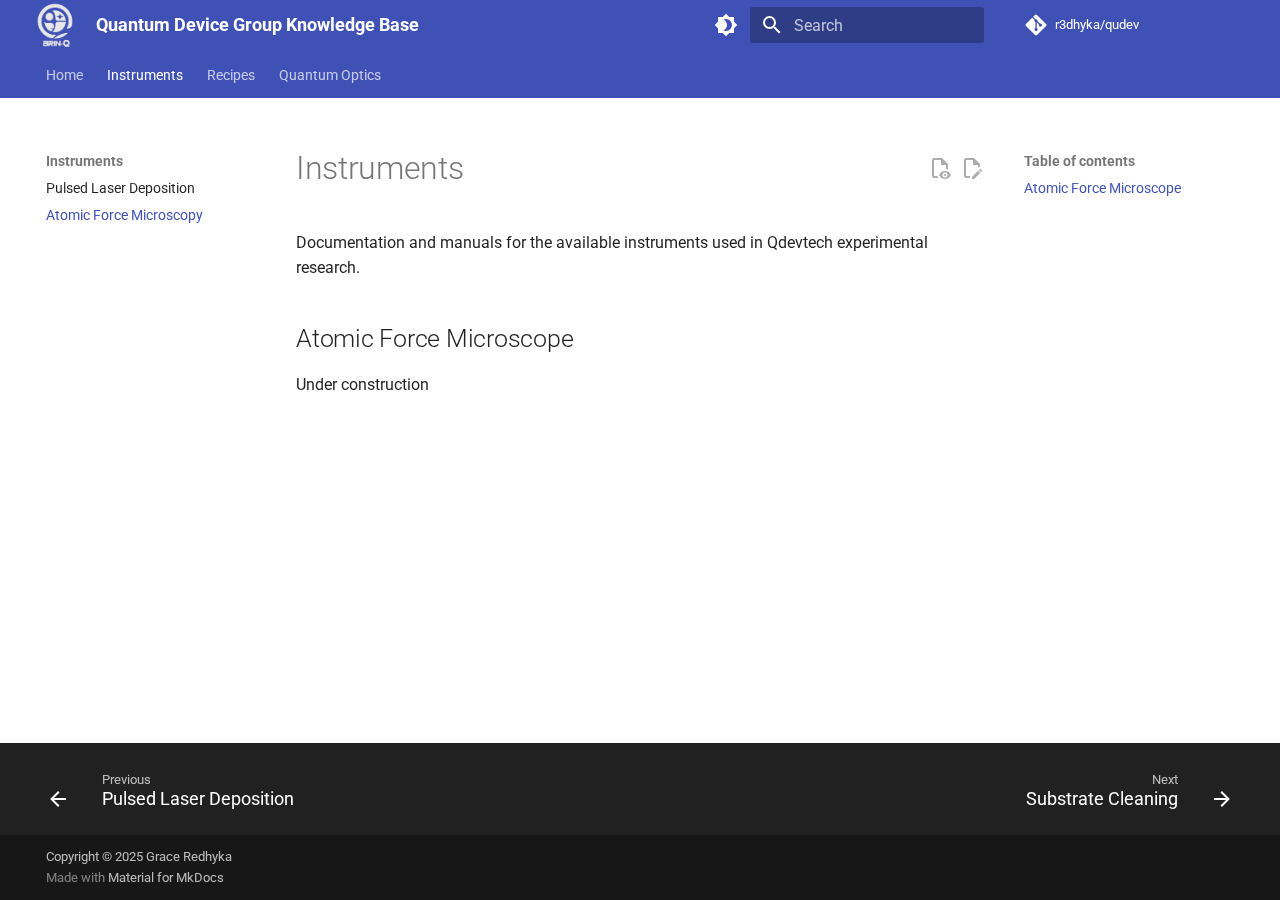
<file: instruments/afm/index.html>
<!doctype html>
<html lang="en" class="no-js">
  <head>
    
      <meta charset="utf-8">
      <meta name="viewport" content="width=device-width,initial-scale=1">
      
      
      
      
        <link rel="prev" href="../pld/">
      
      
        <link rel="next" href="../../recipes/substrate_cleaning/">
      
      
      <link rel="icon" href="../../assets/favicon.png">
      <meta name="generator" content="mkdocs-1.6.1, mkdocs-material-9.6.14">
    
    
      
        <title>Atomic Force Microscopy - Quantum Device Group Knowledge Base</title>
      
    
    
      <link rel="stylesheet" href="../../assets/stylesheets/main.342714a4.min.css">
      
        
        <link rel="stylesheet" href="../../assets/stylesheets/palette.06af60db.min.css">
      
      


    
    
      
    
    
      
        
        
        <link rel="preconnect" href="https://fonts.gstatic.com" crossorigin>
        <link rel="stylesheet" href="https://fonts.googleapis.com/css?family=Roboto:300,300i,400,400i,700,700i%7CRoboto+Mono:400,400i,700,700i&display=fallback">
        <style>:root{--md-text-font:"Roboto";--md-code-font:"Roboto Mono"}</style>
      
    
    
      <link rel="stylesheet" href="../../stylesheets/extra.css">
    
    <script>__md_scope=new URL("../..",location),__md_hash=e=>[...e].reduce(((e,_)=>(e<<5)-e+_.charCodeAt(0)),0),__md_get=(e,_=localStorage,t=__md_scope)=>JSON.parse(_.getItem(t.pathname+"."+e)),__md_set=(e,_,t=localStorage,a=__md_scope)=>{try{t.setItem(a.pathname+"."+e,JSON.stringify(_))}catch(e){}}</script>
    
      

    
    
    
  </head>
  
  
    
    
      
    
    
    
    
    <body dir="ltr" data-md-color-scheme="default" data-md-color-primary="indigo" data-md-color-accent="red">
  
    
    <input class="md-toggle" data-md-toggle="drawer" type="checkbox" id="__drawer" autocomplete="off">
    <input class="md-toggle" data-md-toggle="search" type="checkbox" id="__search" autocomplete="off">
    <label class="md-overlay" for="__drawer"></label>
    <div data-md-component="skip">
      
        
        <a href="#instruments" class="md-skip">
          Skip to content
        </a>
      
    </div>
    <div data-md-component="announce">
      
    </div>
    
    
      

<header class="md-header" data-md-component="header">
  <nav class="md-header__inner md-grid" aria-label="Header">
    <a href="../.." title="Quantum Device Group Knowledge Base" class="md-header__button md-logo" aria-label="Quantum Device Group Knowledge Base" data-md-component="logo">
      
  <img src="../../assets/BRIN-Q(BnW).png" alt="logo">

    </a>
    <label class="md-header__button md-icon" for="__drawer">
      
      <svg xmlns="http://www.w3.org/2000/svg" viewBox="0 0 24 24"><path d="M3 6h18v2H3zm0 5h18v2H3zm0 5h18v2H3z"/></svg>
    </label>
    <div class="md-header__title" data-md-component="header-title">
      <div class="md-header__ellipsis">
        <div class="md-header__topic">
          <span class="md-ellipsis">
            Quantum Device Group Knowledge Base
          </span>
        </div>
        <div class="md-header__topic" data-md-component="header-topic">
          <span class="md-ellipsis">
            
              Atomic Force Microscopy
            
          </span>
        </div>
      </div>
    </div>
    
      
        <form class="md-header__option" data-md-component="palette">
  
    
    
    
    <input class="md-option" data-md-color-media="" data-md-color-scheme="default" data-md-color-primary="indigo" data-md-color-accent="red"  aria-label="Switch to dark mode"  type="radio" name="__palette" id="__palette_0">
    
      <label class="md-header__button md-icon" title="Switch to dark mode" for="__palette_1" hidden>
        <svg xmlns="http://www.w3.org/2000/svg" viewBox="0 0 24 24"><path d="M12 18c-.89 0-1.74-.2-2.5-.55C11.56 16.5 13 14.42 13 12s-1.44-4.5-3.5-5.45C10.26 6.2 11.11 6 12 6a6 6 0 0 1 6 6 6 6 0 0 1-6 6m8-9.31V4h-4.69L12 .69 8.69 4H4v4.69L.69 12 4 15.31V20h4.69L12 23.31 15.31 20H20v-4.69L23.31 12z"/></svg>
      </label>
    
  
    
    
    
    <input class="md-option" data-md-color-media="" data-md-color-scheme="slate" data-md-color-primary="black" data-md-color-accent="lime"  aria-label="Switch to light mode"  type="radio" name="__palette" id="__palette_1">
    
      <label class="md-header__button md-icon" title="Switch to light mode" for="__palette_0" hidden>
        <svg xmlns="http://www.w3.org/2000/svg" viewBox="0 0 24 24"><path d="M12 8a4 4 0 0 0-4 4 4 4 0 0 0 4 4 4 4 0 0 0 4-4 4 4 0 0 0-4-4m0 10a6 6 0 0 1-6-6 6 6 0 0 1 6-6 6 6 0 0 1 6 6 6 6 0 0 1-6 6m8-9.31V4h-4.69L12 .69 8.69 4H4v4.69L.69 12 4 15.31V20h4.69L12 23.31 15.31 20H20v-4.69L23.31 12z"/></svg>
      </label>
    
  
</form>
      
    
    
      <script>var palette=__md_get("__palette");if(palette&&palette.color){if("(prefers-color-scheme)"===palette.color.media){var media=matchMedia("(prefers-color-scheme: light)"),input=document.querySelector(media.matches?"[data-md-color-media='(prefers-color-scheme: light)']":"[data-md-color-media='(prefers-color-scheme: dark)']");palette.color.media=input.getAttribute("data-md-color-media"),palette.color.scheme=input.getAttribute("data-md-color-scheme"),palette.color.primary=input.getAttribute("data-md-color-primary"),palette.color.accent=input.getAttribute("data-md-color-accent")}for(var[key,value]of Object.entries(palette.color))document.body.setAttribute("data-md-color-"+key,value)}</script>
    
    
    
      
      
        <label class="md-header__button md-icon" for="__search">
          
          <svg xmlns="http://www.w3.org/2000/svg" viewBox="0 0 24 24"><path d="M9.5 3A6.5 6.5 0 0 1 16 9.5c0 1.61-.59 3.09-1.56 4.23l.27.27h.79l5 5-1.5 1.5-5-5v-.79l-.27-.27A6.52 6.52 0 0 1 9.5 16 6.5 6.5 0 0 1 3 9.5 6.5 6.5 0 0 1 9.5 3m0 2C7 5 5 7 5 9.5S7 14 9.5 14 14 12 14 9.5 12 5 9.5 5"/></svg>
        </label>
        <div class="md-search" data-md-component="search" role="dialog">
  <label class="md-search__overlay" for="__search"></label>
  <div class="md-search__inner" role="search">
    <form class="md-search__form" name="search">
      <input type="text" class="md-search__input" name="query" aria-label="Search" placeholder="Search" autocapitalize="off" autocorrect="off" autocomplete="off" spellcheck="false" data-md-component="search-query" required>
      <label class="md-search__icon md-icon" for="__search">
        
        <svg xmlns="http://www.w3.org/2000/svg" viewBox="0 0 24 24"><path d="M9.5 3A6.5 6.5 0 0 1 16 9.5c0 1.61-.59 3.09-1.56 4.23l.27.27h.79l5 5-1.5 1.5-5-5v-.79l-.27-.27A6.52 6.52 0 0 1 9.5 16 6.5 6.5 0 0 1 3 9.5 6.5 6.5 0 0 1 9.5 3m0 2C7 5 5 7 5 9.5S7 14 9.5 14 14 12 14 9.5 12 5 9.5 5"/></svg>
        
        <svg xmlns="http://www.w3.org/2000/svg" viewBox="0 0 24 24"><path d="M20 11v2H8l5.5 5.5-1.42 1.42L4.16 12l7.92-7.92L13.5 5.5 8 11z"/></svg>
      </label>
      <nav class="md-search__options" aria-label="Search">
        
          <a href="javascript:void(0)" class="md-search__icon md-icon" title="Share" aria-label="Share" data-clipboard data-clipboard-text="" data-md-component="search-share" tabindex="-1">
            
            <svg xmlns="http://www.w3.org/2000/svg" viewBox="0 0 24 24"><path d="M18 16.08c-.76 0-1.44.3-1.96.77L8.91 12.7c.05-.23.09-.46.09-.7s-.04-.47-.09-.7l7.05-4.11c.54.5 1.25.81 2.04.81a3 3 0 0 0 3-3 3 3 0 0 0-3-3 3 3 0 0 0-3 3c0 .24.04.47.09.7L8.04 9.81C7.5 9.31 6.79 9 6 9a3 3 0 0 0-3 3 3 3 0 0 0 3 3c.79 0 1.5-.31 2.04-.81l7.12 4.15c-.05.21-.08.43-.08.66 0 1.61 1.31 2.91 2.92 2.91s2.92-1.3 2.92-2.91A2.92 2.92 0 0 0 18 16.08"/></svg>
          </a>
        
        <button type="reset" class="md-search__icon md-icon" title="Clear" aria-label="Clear" tabindex="-1">
          
          <svg xmlns="http://www.w3.org/2000/svg" viewBox="0 0 24 24"><path d="M19 6.41 17.59 5 12 10.59 6.41 5 5 6.41 10.59 12 5 17.59 6.41 19 12 13.41 17.59 19 19 17.59 13.41 12z"/></svg>
        </button>
      </nav>
      
        <div class="md-search__suggest" data-md-component="search-suggest"></div>
      
    </form>
    <div class="md-search__output">
      <div class="md-search__scrollwrap" tabindex="0" data-md-scrollfix>
        <div class="md-search-result" data-md-component="search-result">
          <div class="md-search-result__meta">
            Initializing search
          </div>
          <ol class="md-search-result__list" role="presentation"></ol>
        </div>
      </div>
    </div>
  </div>
</div>
      
    
    
      <div class="md-header__source">
        <a href="https://github.com/r3dhyka/qudev" title="Go to repository" class="md-source" data-md-component="source">
  <div class="md-source__icon md-icon">
    
    <svg xmlns="http://www.w3.org/2000/svg" viewBox="0 0 448 512"><!--! Font Awesome Free 6.7.2 by @fontawesome - https://fontawesome.com License - https://fontawesome.com/license/free (Icons: CC BY 4.0, Fonts: SIL OFL 1.1, Code: MIT License) Copyright 2024 Fonticons, Inc.--><path d="M439.55 236.05 244 40.45a28.87 28.87 0 0 0-40.81 0l-40.66 40.63 51.52 51.52c27.06-9.14 52.68 16.77 43.39 43.68l49.66 49.66c34.23-11.8 61.18 31 35.47 56.69-26.49 26.49-70.21-2.87-56-37.34L240.22 199v121.85c25.3 12.54 22.26 41.85 9.08 55a34.34 34.34 0 0 1-48.55 0c-17.57-17.6-11.07-46.91 11.25-56v-123c-20.8-8.51-24.6-30.74-18.64-45L142.57 101 8.45 235.14a28.86 28.86 0 0 0 0 40.81l195.61 195.6a28.86 28.86 0 0 0 40.8 0l194.69-194.69a28.86 28.86 0 0 0 0-40.81"/></svg>
  </div>
  <div class="md-source__repository">
    r3dhyka/qudev
  </div>
</a>
      </div>
    
  </nav>
  
</header>
    
    <div class="md-container" data-md-component="container">
      
      
        
          
            
<nav class="md-tabs" aria-label="Tabs" data-md-component="tabs">
  <div class="md-grid">
    <ul class="md-tabs__list">
      
        
  
  
  
  
    <li class="md-tabs__item">
      <a href="../.." class="md-tabs__link">
        
  
  
    
  
  Home

      </a>
    </li>
  

      
        
  
  
  
    
  
  
    
    
      <li class="md-tabs__item md-tabs__item--active">
        <a href="../pld/" class="md-tabs__link">
          
  
  
    
  
  Instruments

        </a>
      </li>
    
  

      
        
  
  
  
  
    
    
      <li class="md-tabs__item">
        <a href="../../recipes/substrate_cleaning/" class="md-tabs__link">
          
  
  
    
  
  Recipes

        </a>
      </li>
    
  

      
        
  
  
  
  
    
    
      <li class="md-tabs__item">
        <a href="../../qopt/troubleshooting/" class="md-tabs__link">
          
  
  
    
  
  Quantum Optics

        </a>
      </li>
    
  

      
    </ul>
  </div>
</nav>
          
        
      
      <main class="md-main" data-md-component="main">
        <div class="md-main__inner md-grid">
          
            
              
              <div class="md-sidebar md-sidebar--primary" data-md-component="sidebar" data-md-type="navigation" >
                <div class="md-sidebar__scrollwrap">
                  <div class="md-sidebar__inner">
                    


  


<nav class="md-nav md-nav--primary md-nav--lifted" aria-label="Navigation" data-md-level="0">
  <label class="md-nav__title" for="__drawer">
    <a href="../.." title="Quantum Device Group Knowledge Base" class="md-nav__button md-logo" aria-label="Quantum Device Group Knowledge Base" data-md-component="logo">
      
  <img src="../../assets/BRIN-Q(BnW).png" alt="logo">

    </a>
    Quantum Device Group Knowledge Base
  </label>
  
    <div class="md-nav__source">
      <a href="https://github.com/r3dhyka/qudev" title="Go to repository" class="md-source" data-md-component="source">
  <div class="md-source__icon md-icon">
    
    <svg xmlns="http://www.w3.org/2000/svg" viewBox="0 0 448 512"><!--! Font Awesome Free 6.7.2 by @fontawesome - https://fontawesome.com License - https://fontawesome.com/license/free (Icons: CC BY 4.0, Fonts: SIL OFL 1.1, Code: MIT License) Copyright 2024 Fonticons, Inc.--><path d="M439.55 236.05 244 40.45a28.87 28.87 0 0 0-40.81 0l-40.66 40.63 51.52 51.52c27.06-9.14 52.68 16.77 43.39 43.68l49.66 49.66c34.23-11.8 61.18 31 35.47 56.69-26.49 26.49-70.21-2.87-56-37.34L240.22 199v121.85c25.3 12.54 22.26 41.85 9.08 55a34.34 34.34 0 0 1-48.55 0c-17.57-17.6-11.07-46.91 11.25-56v-123c-20.8-8.51-24.6-30.74-18.64-45L142.57 101 8.45 235.14a28.86 28.86 0 0 0 0 40.81l195.61 195.6a28.86 28.86 0 0 0 40.8 0l194.69-194.69a28.86 28.86 0 0 0 0-40.81"/></svg>
  </div>
  <div class="md-source__repository">
    r3dhyka/qudev
  </div>
</a>
    </div>
  
  <ul class="md-nav__list" data-md-scrollfix>
    
      
      
  
  
  
  
    <li class="md-nav__item">
      <a href="../.." class="md-nav__link">
        
  
  
  <span class="md-ellipsis">
    Home
    
  </span>
  

      </a>
    </li>
  

    
      
      
  
  
    
  
  
  
    
    
      
        
      
        
      
    
    
    
      
        
        
      
      
        
      
    
    
    <li class="md-nav__item md-nav__item--active md-nav__item--section md-nav__item--nested">
      
        
        
        <input class="md-nav__toggle md-toggle " type="checkbox" id="__nav_2" checked>
        
          
          <label class="md-nav__link" for="__nav_2" id="__nav_2_label" tabindex="">
            
  
  
  <span class="md-ellipsis">
    Instruments
    
  </span>
  

            <span class="md-nav__icon md-icon"></span>
          </label>
        
        <nav class="md-nav" data-md-level="1" aria-labelledby="__nav_2_label" aria-expanded="true">
          <label class="md-nav__title" for="__nav_2">
            <span class="md-nav__icon md-icon"></span>
            Instruments
          </label>
          <ul class="md-nav__list" data-md-scrollfix>
            
              
                
  
  
  
  
    <li class="md-nav__item">
      <a href="../pld/" class="md-nav__link">
        
  
  
  <span class="md-ellipsis">
    Pulsed Laser Deposition
    
  </span>
  

      </a>
    </li>
  

              
            
              
                
  
  
    
  
  
  
    <li class="md-nav__item md-nav__item--active">
      
      <input class="md-nav__toggle md-toggle" type="checkbox" id="__toc">
      
      
        
      
      
        <label class="md-nav__link md-nav__link--active" for="__toc">
          
  
  
  <span class="md-ellipsis">
    Atomic Force Microscopy
    
  </span>
  

          <span class="md-nav__icon md-icon"></span>
        </label>
      
      <a href="./" class="md-nav__link md-nav__link--active">
        
  
  
  <span class="md-ellipsis">
    Atomic Force Microscopy
    
  </span>
  

      </a>
      
        

<nav class="md-nav md-nav--secondary" aria-label="Table of contents">
  
  
  
    
  
  
    <label class="md-nav__title" for="__toc">
      <span class="md-nav__icon md-icon"></span>
      Table of contents
    </label>
    <ul class="md-nav__list" data-md-component="toc" data-md-scrollfix>
      
        <li class="md-nav__item">
  <a href="#atomic-force-microscope" class="md-nav__link">
    <span class="md-ellipsis">
      Atomic Force Microscope
    </span>
  </a>
  
</li>
      
    </ul>
  
</nav>
      
    </li>
  

              
            
          </ul>
        </nav>
      
    </li>
  

    
      
      
  
  
  
  
    
    
      
        
      
    
    
    
      
      
        
      
    
    
    <li class="md-nav__item md-nav__item--nested">
      
        
        
        <input class="md-nav__toggle md-toggle " type="checkbox" id="__nav_3" >
        
          
          <label class="md-nav__link" for="__nav_3" id="__nav_3_label" tabindex="0">
            
  
  
  <span class="md-ellipsis">
    Recipes
    
  </span>
  

            <span class="md-nav__icon md-icon"></span>
          </label>
        
        <nav class="md-nav" data-md-level="1" aria-labelledby="__nav_3_label" aria-expanded="false">
          <label class="md-nav__title" for="__nav_3">
            <span class="md-nav__icon md-icon"></span>
            Recipes
          </label>
          <ul class="md-nav__list" data-md-scrollfix>
            
              
                
  
  
  
  
    <li class="md-nav__item">
      <a href="../../recipes/substrate_cleaning/" class="md-nav__link">
        
  
  
  <span class="md-ellipsis">
    Substrate Cleaning
    
  </span>
  

      </a>
    </li>
  

              
            
          </ul>
        </nav>
      
    </li>
  

    
      
      
  
  
  
  
    
    
      
        
      
    
    
    
      
      
        
      
    
    
    <li class="md-nav__item md-nav__item--nested">
      
        
        
        <input class="md-nav__toggle md-toggle " type="checkbox" id="__nav_4" >
        
          
          <label class="md-nav__link" for="__nav_4" id="__nav_4_label" tabindex="0">
            
  
  
  <span class="md-ellipsis">
    Quantum Optics
    
  </span>
  

            <span class="md-nav__icon md-icon"></span>
          </label>
        
        <nav class="md-nav" data-md-level="1" aria-labelledby="__nav_4_label" aria-expanded="false">
          <label class="md-nav__title" for="__nav_4">
            <span class="md-nav__icon md-icon"></span>
            Quantum Optics
          </label>
          <ul class="md-nav__list" data-md-scrollfix>
            
              
                
  
  
  
  
    <li class="md-nav__item">
      <a href="../../qopt/troubleshooting/" class="md-nav__link">
        
  
  
  <span class="md-ellipsis">
    Troubleshooting
    
  </span>
  

      </a>
    </li>
  

              
            
          </ul>
        </nav>
      
    </li>
  

    
  </ul>
</nav>
                  </div>
                </div>
              </div>
            
            
              
              <div class="md-sidebar md-sidebar--secondary" data-md-component="sidebar" data-md-type="toc" >
                <div class="md-sidebar__scrollwrap">
                  <div class="md-sidebar__inner">
                    

<nav class="md-nav md-nav--secondary" aria-label="Table of contents">
  
  
  
    
  
  
    <label class="md-nav__title" for="__toc">
      <span class="md-nav__icon md-icon"></span>
      Table of contents
    </label>
    <ul class="md-nav__list" data-md-component="toc" data-md-scrollfix>
      
        <li class="md-nav__item">
  <a href="#atomic-force-microscope" class="md-nav__link">
    <span class="md-ellipsis">
      Atomic Force Microscope
    </span>
  </a>
  
</li>
      
    </ul>
  
</nav>
                  </div>
                </div>
              </div>
            
          
          
            <div class="md-content" data-md-component="content">
              <article class="md-content__inner md-typeset">
                
                  


  
    <a href="https://github.com/r3dhyka/qudev/edit/main/docs/instruments/afm.md" title="Edit this page" class="md-content__button md-icon">
      
      <svg xmlns="http://www.w3.org/2000/svg" viewBox="0 0 24 24"><path d="M10 20H6V4h7v5h5v3.1l2-2V8l-6-6H6c-1.1 0-2 .9-2 2v16c0 1.1.9 2 2 2h4zm10.2-7c.1 0 .3.1.4.2l1.3 1.3c.2.2.2.6 0 .8l-1 1-2.1-2.1 1-1c.1-.1.2-.2.4-.2m0 3.9L14.1 23H12v-2.1l6.1-6.1z"/></svg>
    </a>
  
  
    
      
    
    <a href="https://github.com/r3dhyka/qudev/raw/main/docs/instruments/afm.md" title="View source of this page" class="md-content__button md-icon">
      
      <svg xmlns="http://www.w3.org/2000/svg" viewBox="0 0 24 24"><path d="M17 18c.56 0 1 .44 1 1s-.44 1-1 1-1-.44-1-1 .44-1 1-1m0-3c-2.73 0-5.06 1.66-6 4 .94 2.34 3.27 4 6 4s5.06-1.66 6-4c-.94-2.34-3.27-4-6-4m0 6.5a2.5 2.5 0 0 1-2.5-2.5 2.5 2.5 0 0 1 2.5-2.5 2.5 2.5 0 0 1 2.5 2.5 2.5 2.5 0 0 1-2.5 2.5M9.27 20H6V4h7v5h5v4.07c.7.08 1.36.25 2 .49V8l-6-6H6a2 2 0 0 0-2 2v16a2 2 0 0 0 2 2h4.5a8.2 8.2 0 0 1-1.23-2"/></svg>
    </a>
  


<h1 id="instruments">Instruments</h1>
<p>Documentation and manuals for the available instruments used in Qdevtech experimental research.</p>
<h2 id="atomic-force-microscope">Atomic Force Microscope</h2>
<p>Under construction</p>












                
              </article>
            </div>
          
          
<script>var target=document.getElementById(location.hash.slice(1));target&&target.name&&(target.checked=target.name.startsWith("__tabbed_"))</script>
        </div>
        
          <button type="button" class="md-top md-icon" data-md-component="top" hidden>
  
  <svg xmlns="http://www.w3.org/2000/svg" viewBox="0 0 24 24"><path d="M13 20h-2V8l-5.5 5.5-1.42-1.42L12 4.16l7.92 7.92-1.42 1.42L13 8z"/></svg>
  Back to top
</button>
        
      </main>
      
        <footer class="md-footer">
  
    
      
      <nav class="md-footer__inner md-grid" aria-label="Footer" >
        
          
          <a href="../pld/" class="md-footer__link md-footer__link--prev" aria-label="Previous: Pulsed Laser Deposition">
            <div class="md-footer__button md-icon">
              
              <svg xmlns="http://www.w3.org/2000/svg" viewBox="0 0 24 24"><path d="M20 11v2H8l5.5 5.5-1.42 1.42L4.16 12l7.92-7.92L13.5 5.5 8 11z"/></svg>
            </div>
            <div class="md-footer__title">
              <span class="md-footer__direction">
                Previous
              </span>
              <div class="md-ellipsis">
                Pulsed Laser Deposition
              </div>
            </div>
          </a>
        
        
          
          <a href="../../recipes/substrate_cleaning/" class="md-footer__link md-footer__link--next" aria-label="Next: Substrate Cleaning">
            <div class="md-footer__title">
              <span class="md-footer__direction">
                Next
              </span>
              <div class="md-ellipsis">
                Substrate Cleaning
              </div>
            </div>
            <div class="md-footer__button md-icon">
              
              <svg xmlns="http://www.w3.org/2000/svg" viewBox="0 0 24 24"><path d="M4 11v2h12l-5.5 5.5 1.42 1.42L19.84 12l-7.92-7.92L10.5 5.5 16 11z"/></svg>
            </div>
          </a>
        
      </nav>
    
  
  <div class="md-footer-meta md-typeset">
    <div class="md-footer-meta__inner md-grid">
      <div class="md-copyright">
  
    <div class="md-copyright__highlight">
      Copyright &copy 2025 <a href="https://github.com/r3dhyka" target="_blank" rel="noopener">Grace Redhyka</a>
    </div>
  
  
    Made with
    <a href="https://squidfunk.github.io/mkdocs-material/" target="_blank" rel="noopener">
      Material for MkDocs
    </a>
  
</div>
      
    </div>
  </div>
</footer>
      
    </div>
    <div class="md-dialog" data-md-component="dialog">
      <div class="md-dialog__inner md-typeset"></div>
    </div>
    
    
    
      
      <script id="__config" type="application/json">{"base": "../..", "features": ["content.action.edit", "content.action.view", "content.code.annotate", "content.code.copy", "content.tooltips", "navigation.footer", "navigation.indexes", "navigation.sections", "navigation.tabs", "navigation.top", "navigation.tracking", "search.highlight", "search.share", "search.suggest", "toc.follow"], "search": "../../assets/javascripts/workers/search.d50fe291.min.js", "tags": null, "translations": {"clipboard.copied": "Copied to clipboard", "clipboard.copy": "Copy to clipboard", "search.result.more.one": "1 more on this page", "search.result.more.other": "# more on this page", "search.result.none": "No matching documents", "search.result.one": "1 matching document", "search.result.other": "# matching documents", "search.result.placeholder": "Type to start searching", "search.result.term.missing": "Missing", "select.version": "Select version"}, "version": null}</script>
    
    
      <script src="../../assets/javascripts/bundle.13a4f30d.min.js"></script>
      
    
  </body>
</html>
</file>
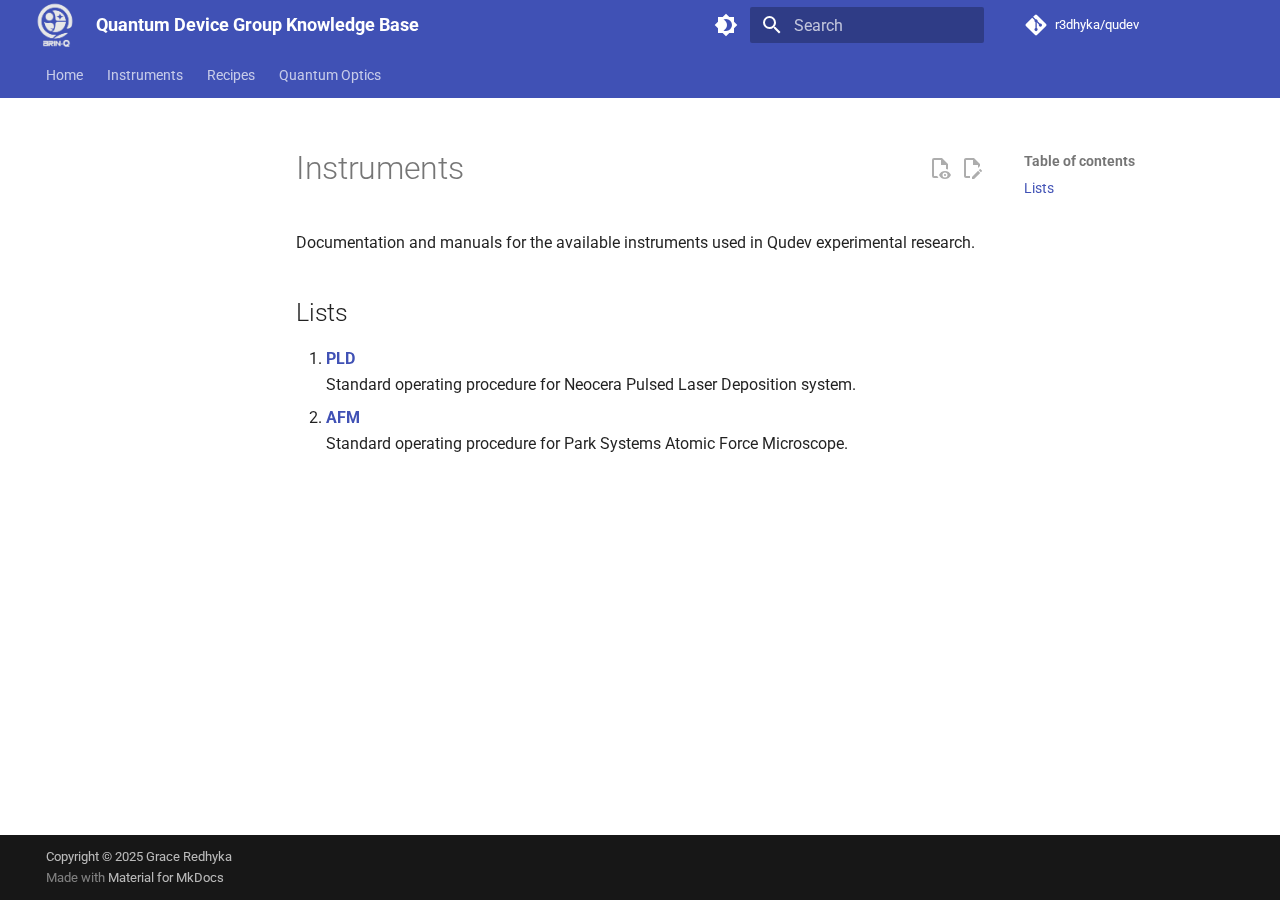
<file: instruments/readme/index.html>
<!doctype html>
<html lang="en" class="no-js">
  <head>
    
      <meta charset="utf-8">
      <meta name="viewport" content="width=device-width,initial-scale=1">
      
      
      
      
      
      
      <link rel="icon" href="../../assets/favicon.png">
      <meta name="generator" content="mkdocs-1.6.1, mkdocs-material-9.6.14">
    
    
      
        <title>Instruments - Quantum Device Group Knowledge Base</title>
      
    
    
      <link rel="stylesheet" href="../../assets/stylesheets/main.342714a4.min.css">
      
        
        <link rel="stylesheet" href="../../assets/stylesheets/palette.06af60db.min.css">
      
      


    
    
      
    
    
      
        
        
        <link rel="preconnect" href="https://fonts.gstatic.com" crossorigin>
        <link rel="stylesheet" href="https://fonts.googleapis.com/css?family=Roboto:300,300i,400,400i,700,700i%7CRoboto+Mono:400,400i,700,700i&display=fallback">
        <style>:root{--md-text-font:"Roboto";--md-code-font:"Roboto Mono"}</style>
      
    
    
      <link rel="stylesheet" href="../../stylesheets/extra.css">
    
    <script>__md_scope=new URL("../..",location),__md_hash=e=>[...e].reduce(((e,_)=>(e<<5)-e+_.charCodeAt(0)),0),__md_get=(e,_=localStorage,t=__md_scope)=>JSON.parse(_.getItem(t.pathname+"."+e)),__md_set=(e,_,t=localStorage,a=__md_scope)=>{try{t.setItem(a.pathname+"."+e,JSON.stringify(_))}catch(e){}}</script>
    
      

    
    
    
  </head>
  
  
    
    
      
    
    
    
    
    <body dir="ltr" data-md-color-scheme="default" data-md-color-primary="indigo" data-md-color-accent="red">
  
    
    <input class="md-toggle" data-md-toggle="drawer" type="checkbox" id="__drawer" autocomplete="off">
    <input class="md-toggle" data-md-toggle="search" type="checkbox" id="__search" autocomplete="off">
    <label class="md-overlay" for="__drawer"></label>
    <div data-md-component="skip">
      
        
        <a href="#instruments" class="md-skip">
          Skip to content
        </a>
      
    </div>
    <div data-md-component="announce">
      
    </div>
    
    
      

<header class="md-header" data-md-component="header">
  <nav class="md-header__inner md-grid" aria-label="Header">
    <a href="../.." title="Quantum Device Group Knowledge Base" class="md-header__button md-logo" aria-label="Quantum Device Group Knowledge Base" data-md-component="logo">
      
  <img src="../../assets/BRIN-Q(BnW).png" alt="logo">

    </a>
    <label class="md-header__button md-icon" for="__drawer">
      
      <svg xmlns="http://www.w3.org/2000/svg" viewBox="0 0 24 24"><path d="M3 6h18v2H3zm0 5h18v2H3zm0 5h18v2H3z"/></svg>
    </label>
    <div class="md-header__title" data-md-component="header-title">
      <div class="md-header__ellipsis">
        <div class="md-header__topic">
          <span class="md-ellipsis">
            Quantum Device Group Knowledge Base
          </span>
        </div>
        <div class="md-header__topic" data-md-component="header-topic">
          <span class="md-ellipsis">
            
              Instruments
            
          </span>
        </div>
      </div>
    </div>
    
      
        <form class="md-header__option" data-md-component="palette">
  
    
    
    
    <input class="md-option" data-md-color-media="" data-md-color-scheme="default" data-md-color-primary="indigo" data-md-color-accent="red"  aria-label="Switch to dark mode"  type="radio" name="__palette" id="__palette_0">
    
      <label class="md-header__button md-icon" title="Switch to dark mode" for="__palette_1" hidden>
        <svg xmlns="http://www.w3.org/2000/svg" viewBox="0 0 24 24"><path d="M12 18c-.89 0-1.74-.2-2.5-.55C11.56 16.5 13 14.42 13 12s-1.44-4.5-3.5-5.45C10.26 6.2 11.11 6 12 6a6 6 0 0 1 6 6 6 6 0 0 1-6 6m8-9.31V4h-4.69L12 .69 8.69 4H4v4.69L.69 12 4 15.31V20h4.69L12 23.31 15.31 20H20v-4.69L23.31 12z"/></svg>
      </label>
    
  
    
    
    
    <input class="md-option" data-md-color-media="" data-md-color-scheme="slate" data-md-color-primary="black" data-md-color-accent="lime"  aria-label="Switch to light mode"  type="radio" name="__palette" id="__palette_1">
    
      <label class="md-header__button md-icon" title="Switch to light mode" for="__palette_0" hidden>
        <svg xmlns="http://www.w3.org/2000/svg" viewBox="0 0 24 24"><path d="M12 8a4 4 0 0 0-4 4 4 4 0 0 0 4 4 4 4 0 0 0 4-4 4 4 0 0 0-4-4m0 10a6 6 0 0 1-6-6 6 6 0 0 1 6-6 6 6 0 0 1 6 6 6 6 0 0 1-6 6m8-9.31V4h-4.69L12 .69 8.69 4H4v4.69L.69 12 4 15.31V20h4.69L12 23.31 15.31 20H20v-4.69L23.31 12z"/></svg>
      </label>
    
  
</form>
      
    
    
      <script>var palette=__md_get("__palette");if(palette&&palette.color){if("(prefers-color-scheme)"===palette.color.media){var media=matchMedia("(prefers-color-scheme: light)"),input=document.querySelector(media.matches?"[data-md-color-media='(prefers-color-scheme: light)']":"[data-md-color-media='(prefers-color-scheme: dark)']");palette.color.media=input.getAttribute("data-md-color-media"),palette.color.scheme=input.getAttribute("data-md-color-scheme"),palette.color.primary=input.getAttribute("data-md-color-primary"),palette.color.accent=input.getAttribute("data-md-color-accent")}for(var[key,value]of Object.entries(palette.color))document.body.setAttribute("data-md-color-"+key,value)}</script>
    
    
    
      
      
        <label class="md-header__button md-icon" for="__search">
          
          <svg xmlns="http://www.w3.org/2000/svg" viewBox="0 0 24 24"><path d="M9.5 3A6.5 6.5 0 0 1 16 9.5c0 1.61-.59 3.09-1.56 4.23l.27.27h.79l5 5-1.5 1.5-5-5v-.79l-.27-.27A6.52 6.52 0 0 1 9.5 16 6.5 6.5 0 0 1 3 9.5 6.5 6.5 0 0 1 9.5 3m0 2C7 5 5 7 5 9.5S7 14 9.5 14 14 12 14 9.5 12 5 9.5 5"/></svg>
        </label>
        <div class="md-search" data-md-component="search" role="dialog">
  <label class="md-search__overlay" for="__search"></label>
  <div class="md-search__inner" role="search">
    <form class="md-search__form" name="search">
      <input type="text" class="md-search__input" name="query" aria-label="Search" placeholder="Search" autocapitalize="off" autocorrect="off" autocomplete="off" spellcheck="false" data-md-component="search-query" required>
      <label class="md-search__icon md-icon" for="__search">
        
        <svg xmlns="http://www.w3.org/2000/svg" viewBox="0 0 24 24"><path d="M9.5 3A6.5 6.5 0 0 1 16 9.5c0 1.61-.59 3.09-1.56 4.23l.27.27h.79l5 5-1.5 1.5-5-5v-.79l-.27-.27A6.52 6.52 0 0 1 9.5 16 6.5 6.5 0 0 1 3 9.5 6.5 6.5 0 0 1 9.5 3m0 2C7 5 5 7 5 9.5S7 14 9.5 14 14 12 14 9.5 12 5 9.5 5"/></svg>
        
        <svg xmlns="http://www.w3.org/2000/svg" viewBox="0 0 24 24"><path d="M20 11v2H8l5.5 5.5-1.42 1.42L4.16 12l7.92-7.92L13.5 5.5 8 11z"/></svg>
      </label>
      <nav class="md-search__options" aria-label="Search">
        
          <a href="javascript:void(0)" class="md-search__icon md-icon" title="Share" aria-label="Share" data-clipboard data-clipboard-text="" data-md-component="search-share" tabindex="-1">
            
            <svg xmlns="http://www.w3.org/2000/svg" viewBox="0 0 24 24"><path d="M18 16.08c-.76 0-1.44.3-1.96.77L8.91 12.7c.05-.23.09-.46.09-.7s-.04-.47-.09-.7l7.05-4.11c.54.5 1.25.81 2.04.81a3 3 0 0 0 3-3 3 3 0 0 0-3-3 3 3 0 0 0-3 3c0 .24.04.47.09.7L8.04 9.81C7.5 9.31 6.79 9 6 9a3 3 0 0 0-3 3 3 3 0 0 0 3 3c.79 0 1.5-.31 2.04-.81l7.12 4.15c-.05.21-.08.43-.08.66 0 1.61 1.31 2.91 2.92 2.91s2.92-1.3 2.92-2.91A2.92 2.92 0 0 0 18 16.08"/></svg>
          </a>
        
        <button type="reset" class="md-search__icon md-icon" title="Clear" aria-label="Clear" tabindex="-1">
          
          <svg xmlns="http://www.w3.org/2000/svg" viewBox="0 0 24 24"><path d="M19 6.41 17.59 5 12 10.59 6.41 5 5 6.41 10.59 12 5 17.59 6.41 19 12 13.41 17.59 19 19 17.59 13.41 12z"/></svg>
        </button>
      </nav>
      
        <div class="md-search__suggest" data-md-component="search-suggest"></div>
      
    </form>
    <div class="md-search__output">
      <div class="md-search__scrollwrap" tabindex="0" data-md-scrollfix>
        <div class="md-search-result" data-md-component="search-result">
          <div class="md-search-result__meta">
            Initializing search
          </div>
          <ol class="md-search-result__list" role="presentation"></ol>
        </div>
      </div>
    </div>
  </div>
</div>
      
    
    
      <div class="md-header__source">
        <a href="https://github.com/r3dhyka/qudev" title="Go to repository" class="md-source" data-md-component="source">
  <div class="md-source__icon md-icon">
    
    <svg xmlns="http://www.w3.org/2000/svg" viewBox="0 0 448 512"><!--! Font Awesome Free 6.7.2 by @fontawesome - https://fontawesome.com License - https://fontawesome.com/license/free (Icons: CC BY 4.0, Fonts: SIL OFL 1.1, Code: MIT License) Copyright 2024 Fonticons, Inc.--><path d="M439.55 236.05 244 40.45a28.87 28.87 0 0 0-40.81 0l-40.66 40.63 51.52 51.52c27.06-9.14 52.68 16.77 43.39 43.68l49.66 49.66c34.23-11.8 61.18 31 35.47 56.69-26.49 26.49-70.21-2.87-56-37.34L240.22 199v121.85c25.3 12.54 22.26 41.85 9.08 55a34.34 34.34 0 0 1-48.55 0c-17.57-17.6-11.07-46.91 11.25-56v-123c-20.8-8.51-24.6-30.74-18.64-45L142.57 101 8.45 235.14a28.86 28.86 0 0 0 0 40.81l195.61 195.6a28.86 28.86 0 0 0 40.8 0l194.69-194.69a28.86 28.86 0 0 0 0-40.81"/></svg>
  </div>
  <div class="md-source__repository">
    r3dhyka/qudev
  </div>
</a>
      </div>
    
  </nav>
  
</header>
    
    <div class="md-container" data-md-component="container">
      
      
        
          
            
<nav class="md-tabs" aria-label="Tabs" data-md-component="tabs">
  <div class="md-grid">
    <ul class="md-tabs__list">
      
        
  
  
  
  
    <li class="md-tabs__item">
      <a href="../.." class="md-tabs__link">
        
  
  
    
  
  Home

      </a>
    </li>
  

      
        
  
  
  
  
    
    
      <li class="md-tabs__item">
        <a href="../pld/" class="md-tabs__link">
          
  
  
    
  
  Instruments

        </a>
      </li>
    
  

      
        
  
  
  
  
    
    
      <li class="md-tabs__item">
        <a href="../../recipes/substrate_cleaning/" class="md-tabs__link">
          
  
  
    
  
  Recipes

        </a>
      </li>
    
  

      
        
  
  
  
  
    
    
      <li class="md-tabs__item">
        <a href="../../qopt/troubleshooting/" class="md-tabs__link">
          
  
  
    
  
  Quantum Optics

        </a>
      </li>
    
  

      
    </ul>
  </div>
</nav>
          
        
      
      <main class="md-main" data-md-component="main">
        <div class="md-main__inner md-grid">
          
            
              
              <div class="md-sidebar md-sidebar--primary" data-md-component="sidebar" data-md-type="navigation" >
                <div class="md-sidebar__scrollwrap">
                  <div class="md-sidebar__inner">
                    


  


<nav class="md-nav md-nav--primary md-nav--lifted" aria-label="Navigation" data-md-level="0">
  <label class="md-nav__title" for="__drawer">
    <a href="../.." title="Quantum Device Group Knowledge Base" class="md-nav__button md-logo" aria-label="Quantum Device Group Knowledge Base" data-md-component="logo">
      
  <img src="../../assets/BRIN-Q(BnW).png" alt="logo">

    </a>
    Quantum Device Group Knowledge Base
  </label>
  
    <div class="md-nav__source">
      <a href="https://github.com/r3dhyka/qudev" title="Go to repository" class="md-source" data-md-component="source">
  <div class="md-source__icon md-icon">
    
    <svg xmlns="http://www.w3.org/2000/svg" viewBox="0 0 448 512"><!--! Font Awesome Free 6.7.2 by @fontawesome - https://fontawesome.com License - https://fontawesome.com/license/free (Icons: CC BY 4.0, Fonts: SIL OFL 1.1, Code: MIT License) Copyright 2024 Fonticons, Inc.--><path d="M439.55 236.05 244 40.45a28.87 28.87 0 0 0-40.81 0l-40.66 40.63 51.52 51.52c27.06-9.14 52.68 16.77 43.39 43.68l49.66 49.66c34.23-11.8 61.18 31 35.47 56.69-26.49 26.49-70.21-2.87-56-37.34L240.22 199v121.85c25.3 12.54 22.26 41.85 9.08 55a34.34 34.34 0 0 1-48.55 0c-17.57-17.6-11.07-46.91 11.25-56v-123c-20.8-8.51-24.6-30.74-18.64-45L142.57 101 8.45 235.14a28.86 28.86 0 0 0 0 40.81l195.61 195.6a28.86 28.86 0 0 0 40.8 0l194.69-194.69a28.86 28.86 0 0 0 0-40.81"/></svg>
  </div>
  <div class="md-source__repository">
    r3dhyka/qudev
  </div>
</a>
    </div>
  
  <ul class="md-nav__list" data-md-scrollfix>
    
      
      
  
  
  
  
    <li class="md-nav__item">
      <a href="../.." class="md-nav__link">
        
  
  
  <span class="md-ellipsis">
    Home
    
  </span>
  

      </a>
    </li>
  

    
      
      
  
  
  
  
    
    
      
        
      
        
      
    
    
    
      
      
        
      
    
    
    <li class="md-nav__item md-nav__item--nested">
      
        
        
        <input class="md-nav__toggle md-toggle " type="checkbox" id="__nav_2" >
        
          
          <label class="md-nav__link" for="__nav_2" id="__nav_2_label" tabindex="0">
            
  
  
  <span class="md-ellipsis">
    Instruments
    
  </span>
  

            <span class="md-nav__icon md-icon"></span>
          </label>
        
        <nav class="md-nav" data-md-level="1" aria-labelledby="__nav_2_label" aria-expanded="false">
          <label class="md-nav__title" for="__nav_2">
            <span class="md-nav__icon md-icon"></span>
            Instruments
          </label>
          <ul class="md-nav__list" data-md-scrollfix>
            
              
                
  
  
  
  
    <li class="md-nav__item">
      <a href="../pld/" class="md-nav__link">
        
  
  
  <span class="md-ellipsis">
    Pulsed Laser Deposition
    
  </span>
  

      </a>
    </li>
  

              
            
              
                
  
  
  
  
    <li class="md-nav__item">
      <a href="../afm/" class="md-nav__link">
        
  
  
  <span class="md-ellipsis">
    Atomic Force Microscopy
    
  </span>
  

      </a>
    </li>
  

              
            
          </ul>
        </nav>
      
    </li>
  

    
      
      
  
  
  
  
    
    
      
        
      
    
    
    
      
      
        
      
    
    
    <li class="md-nav__item md-nav__item--nested">
      
        
        
        <input class="md-nav__toggle md-toggle " type="checkbox" id="__nav_3" >
        
          
          <label class="md-nav__link" for="__nav_3" id="__nav_3_label" tabindex="0">
            
  
  
  <span class="md-ellipsis">
    Recipes
    
  </span>
  

            <span class="md-nav__icon md-icon"></span>
          </label>
        
        <nav class="md-nav" data-md-level="1" aria-labelledby="__nav_3_label" aria-expanded="false">
          <label class="md-nav__title" for="__nav_3">
            <span class="md-nav__icon md-icon"></span>
            Recipes
          </label>
          <ul class="md-nav__list" data-md-scrollfix>
            
              
                
  
  
  
  
    <li class="md-nav__item">
      <a href="../../recipes/substrate_cleaning/" class="md-nav__link">
        
  
  
  <span class="md-ellipsis">
    Substrate Cleaning
    
  </span>
  

      </a>
    </li>
  

              
            
          </ul>
        </nav>
      
    </li>
  

    
      
      
  
  
  
  
    
    
      
        
      
    
    
    
      
      
        
      
    
    
    <li class="md-nav__item md-nav__item--nested">
      
        
        
        <input class="md-nav__toggle md-toggle " type="checkbox" id="__nav_4" >
        
          
          <label class="md-nav__link" for="__nav_4" id="__nav_4_label" tabindex="0">
            
  
  
  <span class="md-ellipsis">
    Quantum Optics
    
  </span>
  

            <span class="md-nav__icon md-icon"></span>
          </label>
        
        <nav class="md-nav" data-md-level="1" aria-labelledby="__nav_4_label" aria-expanded="false">
          <label class="md-nav__title" for="__nav_4">
            <span class="md-nav__icon md-icon"></span>
            Quantum Optics
          </label>
          <ul class="md-nav__list" data-md-scrollfix>
            
              
                
  
  
  
  
    <li class="md-nav__item">
      <a href="../../qopt/troubleshooting/" class="md-nav__link">
        
  
  
  <span class="md-ellipsis">
    Troubleshooting
    
  </span>
  

      </a>
    </li>
  

              
            
          </ul>
        </nav>
      
    </li>
  

    
  </ul>
</nav>
                  </div>
                </div>
              </div>
            
            
              
              <div class="md-sidebar md-sidebar--secondary" data-md-component="sidebar" data-md-type="toc" >
                <div class="md-sidebar__scrollwrap">
                  <div class="md-sidebar__inner">
                    

<nav class="md-nav md-nav--secondary" aria-label="Table of contents">
  
  
  
    
  
  
    <label class="md-nav__title" for="__toc">
      <span class="md-nav__icon md-icon"></span>
      Table of contents
    </label>
    <ul class="md-nav__list" data-md-component="toc" data-md-scrollfix>
      
        <li class="md-nav__item">
  <a href="#lists" class="md-nav__link">
    <span class="md-ellipsis">
      Lists
    </span>
  </a>
  
</li>
      
    </ul>
  
</nav>
                  </div>
                </div>
              </div>
            
          
          
            <div class="md-content" data-md-component="content">
              <article class="md-content__inner md-typeset">
                
                  


  
    <a href="https://github.com/r3dhyka/qudev/edit/main/docs/instruments/readme.md" title="Edit this page" class="md-content__button md-icon">
      
      <svg xmlns="http://www.w3.org/2000/svg" viewBox="0 0 24 24"><path d="M10 20H6V4h7v5h5v3.1l2-2V8l-6-6H6c-1.1 0-2 .9-2 2v16c0 1.1.9 2 2 2h4zm10.2-7c.1 0 .3.1.4.2l1.3 1.3c.2.2.2.6 0 .8l-1 1-2.1-2.1 1-1c.1-.1.2-.2.4-.2m0 3.9L14.1 23H12v-2.1l6.1-6.1z"/></svg>
    </a>
  
  
    
      
    
    <a href="https://github.com/r3dhyka/qudev/raw/main/docs/instruments/readme.md" title="View source of this page" class="md-content__button md-icon">
      
      <svg xmlns="http://www.w3.org/2000/svg" viewBox="0 0 24 24"><path d="M17 18c.56 0 1 .44 1 1s-.44 1-1 1-1-.44-1-1 .44-1 1-1m0-3c-2.73 0-5.06 1.66-6 4 .94 2.34 3.27 4 6 4s5.06-1.66 6-4c-.94-2.34-3.27-4-6-4m0 6.5a2.5 2.5 0 0 1-2.5-2.5 2.5 2.5 0 0 1 2.5-2.5 2.5 2.5 0 0 1 2.5 2.5 2.5 2.5 0 0 1-2.5 2.5M9.27 20H6V4h7v5h5v4.07c.7.08 1.36.25 2 .49V8l-6-6H6a2 2 0 0 0-2 2v16a2 2 0 0 0 2 2h4.5a8.2 8.2 0 0 1-1.23-2"/></svg>
    </a>
  


<h1 id="instruments">Instruments</h1>
<p>Documentation and manuals for the available instruments used in Qudev experimental research.</p>
<h2 id="lists">Lists</h2>
<ol>
<li><strong><a href="../pld/">PLD</a></strong><br />
   Standard operating procedure for Neocera Pulsed Laser Deposition system.</li>
<li><strong><a href="../afm/">AFM</a></strong><br />
   Standard operating procedure for Park Systems Atomic Force Microscope.</li>
</ol>












                
              </article>
            </div>
          
          
<script>var target=document.getElementById(location.hash.slice(1));target&&target.name&&(target.checked=target.name.startsWith("__tabbed_"))</script>
        </div>
        
          <button type="button" class="md-top md-icon" data-md-component="top" hidden>
  
  <svg xmlns="http://www.w3.org/2000/svg" viewBox="0 0 24 24"><path d="M13 20h-2V8l-5.5 5.5-1.42-1.42L12 4.16l7.92 7.92-1.42 1.42L13 8z"/></svg>
  Back to top
</button>
        
      </main>
      
        <footer class="md-footer">
  
    
  
  <div class="md-footer-meta md-typeset">
    <div class="md-footer-meta__inner md-grid">
      <div class="md-copyright">
  
    <div class="md-copyright__highlight">
      Copyright &copy 2025 <a href="https://github.com/r3dhyka" target="_blank" rel="noopener">Grace Redhyka</a>
    </div>
  
  
    Made with
    <a href="https://squidfunk.github.io/mkdocs-material/" target="_blank" rel="noopener">
      Material for MkDocs
    </a>
  
</div>
      
    </div>
  </div>
</footer>
      
    </div>
    <div class="md-dialog" data-md-component="dialog">
      <div class="md-dialog__inner md-typeset"></div>
    </div>
    
    
    
      
      <script id="__config" type="application/json">{"base": "../..", "features": ["content.action.edit", "content.action.view", "content.code.annotate", "content.code.copy", "content.tooltips", "navigation.footer", "navigation.indexes", "navigation.sections", "navigation.tabs", "navigation.top", "navigation.tracking", "search.highlight", "search.share", "search.suggest", "toc.follow"], "search": "../../assets/javascripts/workers/search.d50fe291.min.js", "tags": null, "translations": {"clipboard.copied": "Copied to clipboard", "clipboard.copy": "Copy to clipboard", "search.result.more.one": "1 more on this page", "search.result.more.other": "# more on this page", "search.result.none": "No matching documents", "search.result.one": "1 matching document", "search.result.other": "# matching documents", "search.result.placeholder": "Type to start searching", "search.result.term.missing": "Missing", "select.version": "Select version"}, "version": null}</script>
    
    
      <script src="../../assets/javascripts/bundle.13a4f30d.min.js"></script>
      
    
  </body>
</html>
</file>
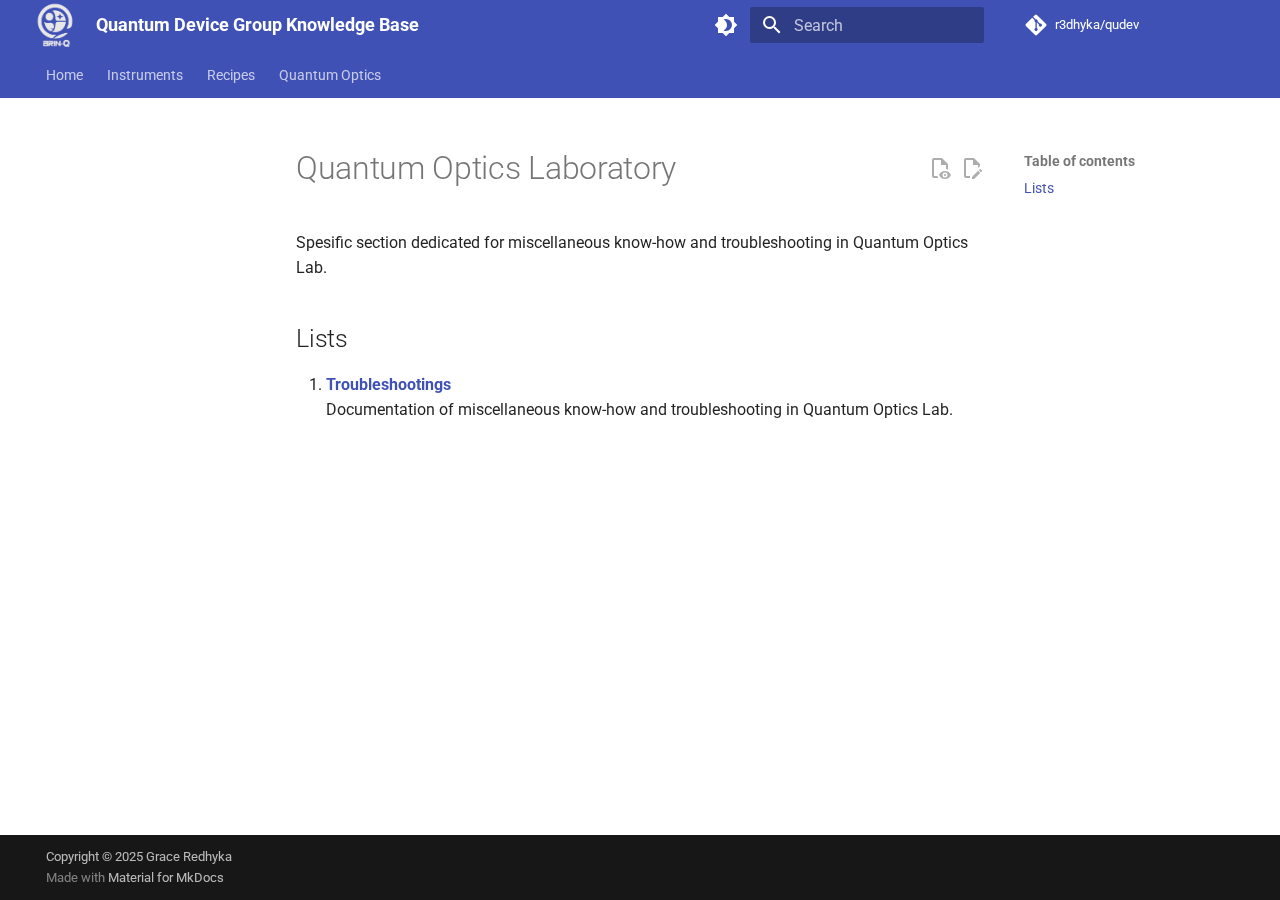
<file: qopt/readme/index.html>
<!doctype html>
<html lang="en" class="no-js">
  <head>
    
      <meta charset="utf-8">
      <meta name="viewport" content="width=device-width,initial-scale=1">
      
      
      
      
      
      
      <link rel="icon" href="../../assets/favicon.png">
      <meta name="generator" content="mkdocs-1.6.1, mkdocs-material-9.6.14">
    
    
      
        <title>Quantum Optics Laboratory - Quantum Device Group Knowledge Base</title>
      
    
    
      <link rel="stylesheet" href="../../assets/stylesheets/main.342714a4.min.css">
      
        
        <link rel="stylesheet" href="../../assets/stylesheets/palette.06af60db.min.css">
      
      


    
    
      
    
    
      
        
        
        <link rel="preconnect" href="https://fonts.gstatic.com" crossorigin>
        <link rel="stylesheet" href="https://fonts.googleapis.com/css?family=Roboto:300,300i,400,400i,700,700i%7CRoboto+Mono:400,400i,700,700i&display=fallback">
        <style>:root{--md-text-font:"Roboto";--md-code-font:"Roboto Mono"}</style>
      
    
    
      <link rel="stylesheet" href="../../stylesheets/extra.css">
    
    <script>__md_scope=new URL("../..",location),__md_hash=e=>[...e].reduce(((e,_)=>(e<<5)-e+_.charCodeAt(0)),0),__md_get=(e,_=localStorage,t=__md_scope)=>JSON.parse(_.getItem(t.pathname+"."+e)),__md_set=(e,_,t=localStorage,a=__md_scope)=>{try{t.setItem(a.pathname+"."+e,JSON.stringify(_))}catch(e){}}</script>
    
      

    
    
    
  </head>
  
  
    
    
      
    
    
    
    
    <body dir="ltr" data-md-color-scheme="default" data-md-color-primary="indigo" data-md-color-accent="red">
  
    
    <input class="md-toggle" data-md-toggle="drawer" type="checkbox" id="__drawer" autocomplete="off">
    <input class="md-toggle" data-md-toggle="search" type="checkbox" id="__search" autocomplete="off">
    <label class="md-overlay" for="__drawer"></label>
    <div data-md-component="skip">
      
        
        <a href="#quantum-optics-laboratory" class="md-skip">
          Skip to content
        </a>
      
    </div>
    <div data-md-component="announce">
      
    </div>
    
    
      

<header class="md-header" data-md-component="header">
  <nav class="md-header__inner md-grid" aria-label="Header">
    <a href="../.." title="Quantum Device Group Knowledge Base" class="md-header__button md-logo" aria-label="Quantum Device Group Knowledge Base" data-md-component="logo">
      
  <img src="../../assets/BRIN-Q(BnW).png" alt="logo">

    </a>
    <label class="md-header__button md-icon" for="__drawer">
      
      <svg xmlns="http://www.w3.org/2000/svg" viewBox="0 0 24 24"><path d="M3 6h18v2H3zm0 5h18v2H3zm0 5h18v2H3z"/></svg>
    </label>
    <div class="md-header__title" data-md-component="header-title">
      <div class="md-header__ellipsis">
        <div class="md-header__topic">
          <span class="md-ellipsis">
            Quantum Device Group Knowledge Base
          </span>
        </div>
        <div class="md-header__topic" data-md-component="header-topic">
          <span class="md-ellipsis">
            
              Quantum Optics Laboratory
            
          </span>
        </div>
      </div>
    </div>
    
      
        <form class="md-header__option" data-md-component="palette">
  
    
    
    
    <input class="md-option" data-md-color-media="" data-md-color-scheme="default" data-md-color-primary="indigo" data-md-color-accent="red"  aria-label="Switch to dark mode"  type="radio" name="__palette" id="__palette_0">
    
      <label class="md-header__button md-icon" title="Switch to dark mode" for="__palette_1" hidden>
        <svg xmlns="http://www.w3.org/2000/svg" viewBox="0 0 24 24"><path d="M12 18c-.89 0-1.74-.2-2.5-.55C11.56 16.5 13 14.42 13 12s-1.44-4.5-3.5-5.45C10.26 6.2 11.11 6 12 6a6 6 0 0 1 6 6 6 6 0 0 1-6 6m8-9.31V4h-4.69L12 .69 8.69 4H4v4.69L.69 12 4 15.31V20h4.69L12 23.31 15.31 20H20v-4.69L23.31 12z"/></svg>
      </label>
    
  
    
    
    
    <input class="md-option" data-md-color-media="" data-md-color-scheme="slate" data-md-color-primary="black" data-md-color-accent="lime"  aria-label="Switch to light mode"  type="radio" name="__palette" id="__palette_1">
    
      <label class="md-header__button md-icon" title="Switch to light mode" for="__palette_0" hidden>
        <svg xmlns="http://www.w3.org/2000/svg" viewBox="0 0 24 24"><path d="M12 8a4 4 0 0 0-4 4 4 4 0 0 0 4 4 4 4 0 0 0 4-4 4 4 0 0 0-4-4m0 10a6 6 0 0 1-6-6 6 6 0 0 1 6-6 6 6 0 0 1 6 6 6 6 0 0 1-6 6m8-9.31V4h-4.69L12 .69 8.69 4H4v4.69L.69 12 4 15.31V20h4.69L12 23.31 15.31 20H20v-4.69L23.31 12z"/></svg>
      </label>
    
  
</form>
      
    
    
      <script>var palette=__md_get("__palette");if(palette&&palette.color){if("(prefers-color-scheme)"===palette.color.media){var media=matchMedia("(prefers-color-scheme: light)"),input=document.querySelector(media.matches?"[data-md-color-media='(prefers-color-scheme: light)']":"[data-md-color-media='(prefers-color-scheme: dark)']");palette.color.media=input.getAttribute("data-md-color-media"),palette.color.scheme=input.getAttribute("data-md-color-scheme"),palette.color.primary=input.getAttribute("data-md-color-primary"),palette.color.accent=input.getAttribute("data-md-color-accent")}for(var[key,value]of Object.entries(palette.color))document.body.setAttribute("data-md-color-"+key,value)}</script>
    
    
    
      
      
        <label class="md-header__button md-icon" for="__search">
          
          <svg xmlns="http://www.w3.org/2000/svg" viewBox="0 0 24 24"><path d="M9.5 3A6.5 6.5 0 0 1 16 9.5c0 1.61-.59 3.09-1.56 4.23l.27.27h.79l5 5-1.5 1.5-5-5v-.79l-.27-.27A6.52 6.52 0 0 1 9.5 16 6.5 6.5 0 0 1 3 9.5 6.5 6.5 0 0 1 9.5 3m0 2C7 5 5 7 5 9.5S7 14 9.5 14 14 12 14 9.5 12 5 9.5 5"/></svg>
        </label>
        <div class="md-search" data-md-component="search" role="dialog">
  <label class="md-search__overlay" for="__search"></label>
  <div class="md-search__inner" role="search">
    <form class="md-search__form" name="search">
      <input type="text" class="md-search__input" name="query" aria-label="Search" placeholder="Search" autocapitalize="off" autocorrect="off" autocomplete="off" spellcheck="false" data-md-component="search-query" required>
      <label class="md-search__icon md-icon" for="__search">
        
        <svg xmlns="http://www.w3.org/2000/svg" viewBox="0 0 24 24"><path d="M9.5 3A6.5 6.5 0 0 1 16 9.5c0 1.61-.59 3.09-1.56 4.23l.27.27h.79l5 5-1.5 1.5-5-5v-.79l-.27-.27A6.52 6.52 0 0 1 9.5 16 6.5 6.5 0 0 1 3 9.5 6.5 6.5 0 0 1 9.5 3m0 2C7 5 5 7 5 9.5S7 14 9.5 14 14 12 14 9.5 12 5 9.5 5"/></svg>
        
        <svg xmlns="http://www.w3.org/2000/svg" viewBox="0 0 24 24"><path d="M20 11v2H8l5.5 5.5-1.42 1.42L4.16 12l7.92-7.92L13.5 5.5 8 11z"/></svg>
      </label>
      <nav class="md-search__options" aria-label="Search">
        
          <a href="javascript:void(0)" class="md-search__icon md-icon" title="Share" aria-label="Share" data-clipboard data-clipboard-text="" data-md-component="search-share" tabindex="-1">
            
            <svg xmlns="http://www.w3.org/2000/svg" viewBox="0 0 24 24"><path d="M18 16.08c-.76 0-1.44.3-1.96.77L8.91 12.7c.05-.23.09-.46.09-.7s-.04-.47-.09-.7l7.05-4.11c.54.5 1.25.81 2.04.81a3 3 0 0 0 3-3 3 3 0 0 0-3-3 3 3 0 0 0-3 3c0 .24.04.47.09.7L8.04 9.81C7.5 9.31 6.79 9 6 9a3 3 0 0 0-3 3 3 3 0 0 0 3 3c.79 0 1.5-.31 2.04-.81l7.12 4.15c-.05.21-.08.43-.08.66 0 1.61 1.31 2.91 2.92 2.91s2.92-1.3 2.92-2.91A2.92 2.92 0 0 0 18 16.08"/></svg>
          </a>
        
        <button type="reset" class="md-search__icon md-icon" title="Clear" aria-label="Clear" tabindex="-1">
          
          <svg xmlns="http://www.w3.org/2000/svg" viewBox="0 0 24 24"><path d="M19 6.41 17.59 5 12 10.59 6.41 5 5 6.41 10.59 12 5 17.59 6.41 19 12 13.41 17.59 19 19 17.59 13.41 12z"/></svg>
        </button>
      </nav>
      
        <div class="md-search__suggest" data-md-component="search-suggest"></div>
      
    </form>
    <div class="md-search__output">
      <div class="md-search__scrollwrap" tabindex="0" data-md-scrollfix>
        <div class="md-search-result" data-md-component="search-result">
          <div class="md-search-result__meta">
            Initializing search
          </div>
          <ol class="md-search-result__list" role="presentation"></ol>
        </div>
      </div>
    </div>
  </div>
</div>
      
    
    
      <div class="md-header__source">
        <a href="https://github.com/r3dhyka/qudev" title="Go to repository" class="md-source" data-md-component="source">
  <div class="md-source__icon md-icon">
    
    <svg xmlns="http://www.w3.org/2000/svg" viewBox="0 0 448 512"><!--! Font Awesome Free 6.7.2 by @fontawesome - https://fontawesome.com License - https://fontawesome.com/license/free (Icons: CC BY 4.0, Fonts: SIL OFL 1.1, Code: MIT License) Copyright 2024 Fonticons, Inc.--><path d="M439.55 236.05 244 40.45a28.87 28.87 0 0 0-40.81 0l-40.66 40.63 51.52 51.52c27.06-9.14 52.68 16.77 43.39 43.68l49.66 49.66c34.23-11.8 61.18 31 35.47 56.69-26.49 26.49-70.21-2.87-56-37.34L240.22 199v121.85c25.3 12.54 22.26 41.85 9.08 55a34.34 34.34 0 0 1-48.55 0c-17.57-17.6-11.07-46.91 11.25-56v-123c-20.8-8.51-24.6-30.74-18.64-45L142.57 101 8.45 235.14a28.86 28.86 0 0 0 0 40.81l195.61 195.6a28.86 28.86 0 0 0 40.8 0l194.69-194.69a28.86 28.86 0 0 0 0-40.81"/></svg>
  </div>
  <div class="md-source__repository">
    r3dhyka/qudev
  </div>
</a>
      </div>
    
  </nav>
  
</header>
    
    <div class="md-container" data-md-component="container">
      
      
        
          
            
<nav class="md-tabs" aria-label="Tabs" data-md-component="tabs">
  <div class="md-grid">
    <ul class="md-tabs__list">
      
        
  
  
  
  
    <li class="md-tabs__item">
      <a href="../.." class="md-tabs__link">
        
  
  
    
  
  Home

      </a>
    </li>
  

      
        
  
  
  
  
    
    
      <li class="md-tabs__item">
        <a href="../../instruments/pld/" class="md-tabs__link">
          
  
  
    
  
  Instruments

        </a>
      </li>
    
  

      
        
  
  
  
  
    
    
      <li class="md-tabs__item">
        <a href="../../recipes/substrate_cleaning/" class="md-tabs__link">
          
  
  
    
  
  Recipes

        </a>
      </li>
    
  

      
        
  
  
  
  
    
    
      <li class="md-tabs__item">
        <a href="../troubleshooting/" class="md-tabs__link">
          
  
  
    
  
  Quantum Optics

        </a>
      </li>
    
  

      
    </ul>
  </div>
</nav>
          
        
      
      <main class="md-main" data-md-component="main">
        <div class="md-main__inner md-grid">
          
            
              
              <div class="md-sidebar md-sidebar--primary" data-md-component="sidebar" data-md-type="navigation" >
                <div class="md-sidebar__scrollwrap">
                  <div class="md-sidebar__inner">
                    


  


<nav class="md-nav md-nav--primary md-nav--lifted" aria-label="Navigation" data-md-level="0">
  <label class="md-nav__title" for="__drawer">
    <a href="../.." title="Quantum Device Group Knowledge Base" class="md-nav__button md-logo" aria-label="Quantum Device Group Knowledge Base" data-md-component="logo">
      
  <img src="../../assets/BRIN-Q(BnW).png" alt="logo">

    </a>
    Quantum Device Group Knowledge Base
  </label>
  
    <div class="md-nav__source">
      <a href="https://github.com/r3dhyka/qudev" title="Go to repository" class="md-source" data-md-component="source">
  <div class="md-source__icon md-icon">
    
    <svg xmlns="http://www.w3.org/2000/svg" viewBox="0 0 448 512"><!--! Font Awesome Free 6.7.2 by @fontawesome - https://fontawesome.com License - https://fontawesome.com/license/free (Icons: CC BY 4.0, Fonts: SIL OFL 1.1, Code: MIT License) Copyright 2024 Fonticons, Inc.--><path d="M439.55 236.05 244 40.45a28.87 28.87 0 0 0-40.81 0l-40.66 40.63 51.52 51.52c27.06-9.14 52.68 16.77 43.39 43.68l49.66 49.66c34.23-11.8 61.18 31 35.47 56.69-26.49 26.49-70.21-2.87-56-37.34L240.22 199v121.85c25.3 12.54 22.26 41.85 9.08 55a34.34 34.34 0 0 1-48.55 0c-17.57-17.6-11.07-46.91 11.25-56v-123c-20.8-8.51-24.6-30.74-18.64-45L142.57 101 8.45 235.14a28.86 28.86 0 0 0 0 40.81l195.61 195.6a28.86 28.86 0 0 0 40.8 0l194.69-194.69a28.86 28.86 0 0 0 0-40.81"/></svg>
  </div>
  <div class="md-source__repository">
    r3dhyka/qudev
  </div>
</a>
    </div>
  
  <ul class="md-nav__list" data-md-scrollfix>
    
      
      
  
  
  
  
    <li class="md-nav__item">
      <a href="../.." class="md-nav__link">
        
  
  
  <span class="md-ellipsis">
    Home
    
  </span>
  

      </a>
    </li>
  

    
      
      
  
  
  
  
    
    
      
        
      
        
      
    
    
    
      
      
        
      
    
    
    <li class="md-nav__item md-nav__item--nested">
      
        
        
        <input class="md-nav__toggle md-toggle " type="checkbox" id="__nav_2" >
        
          
          <label class="md-nav__link" for="__nav_2" id="__nav_2_label" tabindex="0">
            
  
  
  <span class="md-ellipsis">
    Instruments
    
  </span>
  

            <span class="md-nav__icon md-icon"></span>
          </label>
        
        <nav class="md-nav" data-md-level="1" aria-labelledby="__nav_2_label" aria-expanded="false">
          <label class="md-nav__title" for="__nav_2">
            <span class="md-nav__icon md-icon"></span>
            Instruments
          </label>
          <ul class="md-nav__list" data-md-scrollfix>
            
              
                
  
  
  
  
    <li class="md-nav__item">
      <a href="../../instruments/pld/" class="md-nav__link">
        
  
  
  <span class="md-ellipsis">
    Pulsed Laser Deposition
    
  </span>
  

      </a>
    </li>
  

              
            
              
                
  
  
  
  
    <li class="md-nav__item">
      <a href="../../instruments/afm/" class="md-nav__link">
        
  
  
  <span class="md-ellipsis">
    Atomic Force Microscopy
    
  </span>
  

      </a>
    </li>
  

              
            
          </ul>
        </nav>
      
    </li>
  

    
      
      
  
  
  
  
    
    
      
        
      
    
    
    
      
      
        
      
    
    
    <li class="md-nav__item md-nav__item--nested">
      
        
        
        <input class="md-nav__toggle md-toggle " type="checkbox" id="__nav_3" >
        
          
          <label class="md-nav__link" for="__nav_3" id="__nav_3_label" tabindex="0">
            
  
  
  <span class="md-ellipsis">
    Recipes
    
  </span>
  

            <span class="md-nav__icon md-icon"></span>
          </label>
        
        <nav class="md-nav" data-md-level="1" aria-labelledby="__nav_3_label" aria-expanded="false">
          <label class="md-nav__title" for="__nav_3">
            <span class="md-nav__icon md-icon"></span>
            Recipes
          </label>
          <ul class="md-nav__list" data-md-scrollfix>
            
              
                
  
  
  
  
    <li class="md-nav__item">
      <a href="../../recipes/substrate_cleaning/" class="md-nav__link">
        
  
  
  <span class="md-ellipsis">
    Substrate Cleaning
    
  </span>
  

      </a>
    </li>
  

              
            
          </ul>
        </nav>
      
    </li>
  

    
      
      
  
  
  
  
    
    
      
        
      
    
    
    
      
      
        
      
    
    
    <li class="md-nav__item md-nav__item--nested">
      
        
        
        <input class="md-nav__toggle md-toggle " type="checkbox" id="__nav_4" >
        
          
          <label class="md-nav__link" for="__nav_4" id="__nav_4_label" tabindex="0">
            
  
  
  <span class="md-ellipsis">
    Quantum Optics
    
  </span>
  

            <span class="md-nav__icon md-icon"></span>
          </label>
        
        <nav class="md-nav" data-md-level="1" aria-labelledby="__nav_4_label" aria-expanded="false">
          <label class="md-nav__title" for="__nav_4">
            <span class="md-nav__icon md-icon"></span>
            Quantum Optics
          </label>
          <ul class="md-nav__list" data-md-scrollfix>
            
              
                
  
  
  
  
    <li class="md-nav__item">
      <a href="../troubleshooting/" class="md-nav__link">
        
  
  
  <span class="md-ellipsis">
    Troubleshooting
    
  </span>
  

      </a>
    </li>
  

              
            
          </ul>
        </nav>
      
    </li>
  

    
  </ul>
</nav>
                  </div>
                </div>
              </div>
            
            
              
              <div class="md-sidebar md-sidebar--secondary" data-md-component="sidebar" data-md-type="toc" >
                <div class="md-sidebar__scrollwrap">
                  <div class="md-sidebar__inner">
                    

<nav class="md-nav md-nav--secondary" aria-label="Table of contents">
  
  
  
    
  
  
    <label class="md-nav__title" for="__toc">
      <span class="md-nav__icon md-icon"></span>
      Table of contents
    </label>
    <ul class="md-nav__list" data-md-component="toc" data-md-scrollfix>
      
        <li class="md-nav__item">
  <a href="#lists" class="md-nav__link">
    <span class="md-ellipsis">
      Lists
    </span>
  </a>
  
</li>
      
    </ul>
  
</nav>
                  </div>
                </div>
              </div>
            
          
          
            <div class="md-content" data-md-component="content">
              <article class="md-content__inner md-typeset">
                
                  


  
    <a href="https://github.com/r3dhyka/qudev/edit/main/docs/qopt/readme.md" title="Edit this page" class="md-content__button md-icon">
      
      <svg xmlns="http://www.w3.org/2000/svg" viewBox="0 0 24 24"><path d="M10 20H6V4h7v5h5v3.1l2-2V8l-6-6H6c-1.1 0-2 .9-2 2v16c0 1.1.9 2 2 2h4zm10.2-7c.1 0 .3.1.4.2l1.3 1.3c.2.2.2.6 0 .8l-1 1-2.1-2.1 1-1c.1-.1.2-.2.4-.2m0 3.9L14.1 23H12v-2.1l6.1-6.1z"/></svg>
    </a>
  
  
    
      
    
    <a href="https://github.com/r3dhyka/qudev/raw/main/docs/qopt/readme.md" title="View source of this page" class="md-content__button md-icon">
      
      <svg xmlns="http://www.w3.org/2000/svg" viewBox="0 0 24 24"><path d="M17 18c.56 0 1 .44 1 1s-.44 1-1 1-1-.44-1-1 .44-1 1-1m0-3c-2.73 0-5.06 1.66-6 4 .94 2.34 3.27 4 6 4s5.06-1.66 6-4c-.94-2.34-3.27-4-6-4m0 6.5a2.5 2.5 0 0 1-2.5-2.5 2.5 2.5 0 0 1 2.5-2.5 2.5 2.5 0 0 1 2.5 2.5 2.5 2.5 0 0 1-2.5 2.5M9.27 20H6V4h7v5h5v4.07c.7.08 1.36.25 2 .49V8l-6-6H6a2 2 0 0 0-2 2v16a2 2 0 0 0 2 2h4.5a8.2 8.2 0 0 1-1.23-2"/></svg>
    </a>
  


<h1 id="quantum-optics-laboratory">Quantum Optics Laboratory</h1>
<p>Spesific section dedicated for miscellaneous know-how and troubleshooting in Quantum Optics Lab.</p>
<h2 id="lists">Lists</h2>
<ol>
<li><strong><a href="../troubleshooting/">Troubleshootings</a></strong><br />
   Documentation of miscellaneous know-how and troubleshooting in Quantum Optics Lab.</li>
</ol>












                
              </article>
            </div>
          
          
<script>var target=document.getElementById(location.hash.slice(1));target&&target.name&&(target.checked=target.name.startsWith("__tabbed_"))</script>
        </div>
        
          <button type="button" class="md-top md-icon" data-md-component="top" hidden>
  
  <svg xmlns="http://www.w3.org/2000/svg" viewBox="0 0 24 24"><path d="M13 20h-2V8l-5.5 5.5-1.42-1.42L12 4.16l7.92 7.92-1.42 1.42L13 8z"/></svg>
  Back to top
</button>
        
      </main>
      
        <footer class="md-footer">
  
    
  
  <div class="md-footer-meta md-typeset">
    <div class="md-footer-meta__inner md-grid">
      <div class="md-copyright">
  
    <div class="md-copyright__highlight">
      Copyright &copy 2025 <a href="https://github.com/r3dhyka" target="_blank" rel="noopener">Grace Redhyka</a>
    </div>
  
  
    Made with
    <a href="https://squidfunk.github.io/mkdocs-material/" target="_blank" rel="noopener">
      Material for MkDocs
    </a>
  
</div>
      
    </div>
  </div>
</footer>
      
    </div>
    <div class="md-dialog" data-md-component="dialog">
      <div class="md-dialog__inner md-typeset"></div>
    </div>
    
    
    
      
      <script id="__config" type="application/json">{"base": "../..", "features": ["content.action.edit", "content.action.view", "content.code.annotate", "content.code.copy", "content.tooltips", "navigation.footer", "navigation.indexes", "navigation.sections", "navigation.tabs", "navigation.top", "navigation.tracking", "search.highlight", "search.share", "search.suggest", "toc.follow"], "search": "../../assets/javascripts/workers/search.d50fe291.min.js", "tags": null, "translations": {"clipboard.copied": "Copied to clipboard", "clipboard.copy": "Copy to clipboard", "search.result.more.one": "1 more on this page", "search.result.more.other": "# more on this page", "search.result.none": "No matching documents", "search.result.one": "1 matching document", "search.result.other": "# matching documents", "search.result.placeholder": "Type to start searching", "search.result.term.missing": "Missing", "select.version": "Select version"}, "version": null}</script>
    
    
      <script src="../../assets/javascripts/bundle.13a4f30d.min.js"></script>
      
    
  </body>
</html>
</file>
<file: stylesheets/extra.css>
.md-header__button.md-logo {
    margin: 0;
    padding: 0;
}

.md-header__button.md-logo img, .md-header__button.md-logo svg {
    height: 2.5rem;
    width: 2.1rem;
}
</file>
<file: assets/stylesheets/main.342714a4.min.css>
@charset "UTF-8";html{-webkit-text-size-adjust:none;-moz-text-size-adjust:none;text-size-adjust:none;box-sizing:border-box}*,:after,:before{box-sizing:inherit}@media (prefers-reduced-motion){*,:after,:before{transition:none!important}}body{margin:0}a,button,input,label{-webkit-tap-highlight-color:transparent}a{color:inherit;text-decoration:none}hr{border:0;box-sizing:initial;display:block;height:.05rem;overflow:visible;padding:0}small{font-size:80%}sub,sup{line-height:1em}img{border-style:none}table{border-collapse:initial;border-spacing:0}td,th{font-weight:400;vertical-align:top}button{background:#0000;border:0;font-family:inherit;font-size:inherit;margin:0;padding:0}input{border:0;outline:none}:root{--md-primary-fg-color:#4051b5;--md-primary-fg-color--light:#5d6cc0;--md-primary-fg-color--dark:#303fa1;--md-primary-bg-color:#fff;--md-primary-bg-color--light:#ffffffb3;--md-accent-fg-color:#526cfe;--md-accent-fg-color--transparent:#526cfe1a;--md-accent-bg-color:#fff;--md-accent-bg-color--light:#ffffffb3}[data-md-color-scheme=default]{color-scheme:light}[data-md-color-scheme=default] img[src$="#gh-dark-mode-only"],[data-md-color-scheme=default] img[src$="#only-dark"]{display:none}:root,[data-md-color-scheme=default]{--md-hue:225deg;--md-default-fg-color:#000000de;--md-default-fg-color--light:#0000008a;--md-default-fg-color--lighter:#00000052;--md-default-fg-color--lightest:#00000012;--md-default-bg-color:#fff;--md-default-bg-color--light:#ffffffb3;--md-default-bg-color--lighter:#ffffff4d;--md-default-bg-color--lightest:#ffffff1f;--md-code-fg-color:#36464e;--md-code-bg-color:#f5f5f5;--md-code-hl-color:#4287ff;--md-code-hl-color--light:#4287ff1a;--md-code-hl-number-color:#d52a2a;--md-code-hl-special-color:#db1457;--md-code-hl-function-color:#a846b9;--md-code-hl-constant-color:#6e59d9;--md-code-hl-keyword-color:#3f6ec6;--md-code-hl-string-color:#1c7d4d;--md-code-hl-name-color:var(--md-code-fg-color);--md-code-hl-operator-color:var(--md-default-fg-color--light);--md-code-hl-punctuation-color:var(--md-default-fg-color--light);--md-code-hl-comment-color:var(--md-default-fg-color--light);--md-code-hl-generic-color:var(--md-default-fg-color--light);--md-code-hl-variable-color:var(--md-default-fg-color--light);--md-typeset-color:var(--md-default-fg-color);--md-typeset-a-color:var(--md-primary-fg-color);--md-typeset-del-color:#f5503d26;--md-typeset-ins-color:#0bd57026;--md-typeset-kbd-color:#fafafa;--md-typeset-kbd-accent-color:#fff;--md-typeset-kbd-border-color:#b8b8b8;--md-typeset-mark-color:#ffff0080;--md-typeset-table-color:#0000001f;--md-typeset-table-color--light:rgba(0,0,0,.035);--md-admonition-fg-color:var(--md-default-fg-color);--md-admonition-bg-color:var(--md-default-bg-color);--md-warning-fg-color:#000000de;--md-warning-bg-color:#ff9;--md-footer-fg-color:#fff;--md-footer-fg-color--light:#ffffffb3;--md-footer-fg-color--lighter:#ffffff73;--md-footer-bg-color:#000000de;--md-footer-bg-color--dark:#00000052;--md-shadow-z1:0 0.2rem 0.5rem #0000000d,0 0 0.05rem #0000001a;--md-shadow-z2:0 0.2rem 0.5rem #0000001a,0 0 0.05rem #00000040;--md-shadow-z3:0 0.2rem 0.5rem #0003,0 0 0.05rem #00000059}.md-icon svg{fill:currentcolor;display:block;height:1.2rem;width:1.2rem}body{-webkit-font-smoothing:antialiased;-moz-osx-font-smoothing:grayscale;--md-text-font-family:var(--md-text-font,_),-apple-system,BlinkMacSystemFont,Helvetica,Arial,sans-serif;--md-code-font-family:var(--md-code-font,_),SFMono-Regular,Consolas,Menlo,monospace}aside,body,input{font-feature-settings:"kern","liga";color:var(--md-typeset-color);font-family:var(--md-text-font-family)}code,kbd,pre{font-feature-settings:"kern";font-family:var(--md-code-font-family)}:root{--md-typeset-table-sort-icon:url('data:image/svg+xml;charset=utf-8,<svg xmlns="http://www.w3.org/2000/svg" viewBox="0 0 24 24"><path d="m18 21-4-4h3V7h-3l4-4 4 4h-3v10h3M2 19v-2h10v2M2 13v-2h7v2M2 7V5h4v2z"/></svg>');--md-typeset-table-sort-icon--asc:url('data:image/svg+xml;charset=utf-8,<svg xmlns="http://www.w3.org/2000/svg" viewBox="0 0 24 24"><path d="M19 17h3l-4 4-4-4h3V3h2M2 17h10v2H2M6 5v2H2V5m0 6h7v2H2z"/></svg>');--md-typeset-table-sort-icon--desc:url('data:image/svg+xml;charset=utf-8,<svg xmlns="http://www.w3.org/2000/svg" viewBox="0 0 24 24"><path d="M19 7h3l-4-4-4 4h3v14h2M2 17h10v2H2M6 5v2H2V5m0 6h7v2H2z"/></svg>')}.md-typeset{-webkit-print-color-adjust:exact;color-adjust:exact;font-size:.8rem;line-height:1.6;overflow-wrap:break-word}@media print{.md-typeset{font-size:.68rem}}.md-typeset blockquote,.md-typeset dl,.md-typeset figure,.md-typeset ol,.md-typeset pre,.md-typeset ul{margin-bottom:1em;margin-top:1em}.md-typeset h1{color:var(--md-default-fg-color--light);font-size:2em;line-height:1.3;margin:0 0 1.25em}.md-typeset h1,.md-typeset h2{font-weight:300;letter-spacing:-.01em}.md-typeset h2{font-size:1.5625em;line-height:1.4;margin:1.6em 0 .64em}.md-typeset h3{font-size:1.25em;font-weight:400;letter-spacing:-.01em;line-height:1.5;margin:1.6em 0 .8em}.md-typeset h2+h3{margin-top:.8em}.md-typeset h4{font-weight:700;letter-spacing:-.01em;margin:1em 0}.md-typeset h5,.md-typeset h6{color:var(--md-default-fg-color--light);font-size:.8em;font-weight:700;letter-spacing:-.01em;margin:1.25em 0}.md-typeset h5{text-transform:uppercase}.md-typeset h5 code{text-transform:none}.md-typeset hr{border-bottom:.05rem solid var(--md-default-fg-color--lightest);display:flow-root;margin:1.5em 0}.md-typeset a{color:var(--md-typeset-a-color);word-break:break-word}.md-typeset a,.md-typeset a:before{transition:color 125ms}.md-typeset a:focus,.md-typeset a:hover{color:var(--md-accent-fg-color)}.md-typeset a:focus code,.md-typeset a:hover code{background-color:var(--md-accent-fg-color--transparent)}.md-typeset a code{color:currentcolor;transition:background-color 125ms}.md-typeset a.focus-visible{outline-color:var(--md-accent-fg-color);outline-offset:.2rem}.md-typeset code,.md-typeset kbd,.md-typeset pre{color:var(--md-code-fg-color);direction:ltr;font-variant-ligatures:none}@media print{.md-typeset code,.md-typeset kbd,.md-typeset pre{white-space:pre-wrap}}.md-typeset code{background-color:var(--md-code-bg-color);border-radius:.1rem;-webkit-box-decoration-break:clone;box-decoration-break:clone;font-size:.85em;padding:0 .2941176471em;word-break:break-word}.md-typeset code:not(.focus-visible){-webkit-tap-highlight-color:transparent;outline:none}.md-typeset pre{display:flow-root;line-height:1.4;position:relative}.md-typeset pre>code{-webkit-box-decoration-break:slice;box-decoration-break:slice;box-shadow:none;display:block;margin:0;outline-color:var(--md-accent-fg-color);overflow:auto;padding:.7720588235em 1.1764705882em;scrollbar-color:var(--md-default-fg-color--lighter) #0000;scrollbar-width:thin;touch-action:auto;word-break:normal}.md-typeset pre>code:hover{scrollbar-color:var(--md-accent-fg-color) #0000}.md-typeset pre>code::-webkit-scrollbar{height:.2rem;width:.2rem}.md-typeset pre>code::-webkit-scrollbar-thumb{background-color:var(--md-default-fg-color--lighter)}.md-typeset pre>code::-webkit-scrollbar-thumb:hover{background-color:var(--md-accent-fg-color)}.md-typeset kbd{background-color:var(--md-typeset-kbd-color);border-radius:.1rem;box-shadow:0 .1rem 0 .05rem var(--md-typeset-kbd-border-color),0 .1rem 0 var(--md-typeset-kbd-border-color),0 -.1rem .2rem var(--md-typeset-kbd-accent-color) inset;color:var(--md-default-fg-color);display:inline-block;font-size:.75em;padding:0 .6666666667em;vertical-align:text-top;word-break:break-word}.md-typeset mark{background-color:var(--md-typeset-mark-color);-webkit-box-decoration-break:clone;box-decoration-break:clone;color:inherit;word-break:break-word}.md-typeset abbr{border-bottom:.05rem dotted var(--md-default-fg-color--light);cursor:help;text-decoration:none}.md-typeset small{opacity:.75}[dir=ltr] .md-typeset sub,[dir=ltr] .md-typeset sup{margin-left:.078125em}[dir=rtl] .md-typeset sub,[dir=rtl] .md-typeset sup{margin-right:.078125em}[dir=ltr] .md-typeset blockquote{padding-left:.6rem}[dir=rtl] .md-typeset blockquote{padding-right:.6rem}[dir=ltr] .md-typeset blockquote{border-left:.2rem solid var(--md-default-fg-color--lighter)}[dir=rtl] .md-typeset blockquote{border-right:.2rem solid var(--md-default-fg-color--lighter)}.md-typeset blockquote{color:var(--md-default-fg-color--light);margin-left:0;margin-right:0}.md-typeset ul{list-style-type:disc}.md-typeset ul[type]{list-style-type:revert-layer}[dir=ltr] .md-typeset ol,[dir=ltr] .md-typeset ul{margin-left:.625em}[dir=rtl] .md-typeset ol,[dir=rtl] .md-typeset ul{margin-right:.625em}.md-typeset ol,.md-typeset ul{padding:0}.md-typeset ol:not([hidden]),.md-typeset ul:not([hidden]){display:flow-root}.md-typeset ol ol,.md-typeset ul ol{list-style-type:lower-alpha}.md-typeset ol ol ol,.md-typeset ul ol ol{list-style-type:lower-roman}.md-typeset ol ol ol ol,.md-typeset ul ol ol ol{list-style-type:upper-alpha}.md-typeset ol ol ol ol ol,.md-typeset ul ol ol ol ol{list-style-type:upper-roman}.md-typeset ol[type],.md-typeset ul[type]{list-style-type:revert-layer}[dir=ltr] .md-typeset ol li,[dir=ltr] .md-typeset ul li{margin-left:1.25em}[dir=rtl] .md-typeset ol li,[dir=rtl] .md-typeset ul li{margin-right:1.25em}.md-typeset ol li,.md-typeset ul li{margin-bottom:.5em}.md-typeset ol li blockquote,.md-typeset ol li p,.md-typeset ul li blockquote,.md-typeset ul li p{margin:.5em 0}.md-typeset ol li:last-child,.md-typeset ul li:last-child{margin-bottom:0}[dir=ltr] .md-typeset ol li ol,[dir=ltr] .md-typeset ol li ul,[dir=ltr] .md-typeset ul li ol,[dir=ltr] .md-typeset ul li ul{margin-left:.625em}[dir=rtl] .md-typeset ol li ol,[dir=rtl] .md-typeset ol li ul,[dir=rtl] .md-typeset ul li ol,[dir=rtl] .md-typeset ul li ul{margin-right:.625em}.md-typeset ol li ol,.md-typeset ol li ul,.md-typeset ul li ol,.md-typeset ul li ul{margin-bottom:.5em;margin-top:.5em}[dir=ltr] .md-typeset dd{margin-left:1.875em}[dir=rtl] .md-typeset dd{margin-right:1.875em}.md-typeset dd{margin-bottom:1.5em;margin-top:1em}.md-typeset img,.md-typeset svg,.md-typeset video{height:auto;max-width:100%}.md-typeset img[align=left]{margin:1em 1em 1em 0}.md-typeset img[align=right]{margin:1em 0 1em 1em}.md-typeset img[align]:only-child{margin-top:0}.md-typeset figure{display:flow-root;margin:1em auto;max-width:100%;text-align:center;width:-moz-fit-content;width:fit-content}.md-typeset figure img{display:block;margin:0 auto}.md-typeset figcaption{font-style:italic;margin:1em auto;max-width:24rem}.md-typeset iframe{max-width:100%}.md-typeset table:not([class]){background-color:var(--md-default-bg-color);border:.05rem solid var(--md-typeset-table-color);border-radius:.1rem;display:inline-block;font-size:.64rem;max-width:100%;overflow:auto;touch-action:auto}@media print{.md-typeset table:not([class]){display:table}}.md-typeset table:not([class])+*{margin-top:1.5em}.md-typeset table:not([class]) td>:first-child,.md-typeset table:not([class]) th>:first-child{margin-top:0}.md-typeset table:not([class]) td>:last-child,.md-typeset table:not([class]) th>:last-child{margin-bottom:0}.md-typeset table:not([class]) td:not([align]),.md-typeset table:not([class]) th:not([align]){text-align:left}[dir=rtl] .md-typeset table:not([class]) td:not([align]),[dir=rtl] .md-typeset table:not([class]) th:not([align]){text-align:right}.md-typeset table:not([class]) th{font-weight:700;min-width:5rem;padding:.9375em 1.25em;vertical-align:top}.md-typeset table:not([class]) td{border-top:.05rem solid var(--md-typeset-table-color);padding:.9375em 1.25em;vertical-align:top}.md-typeset table:not([class]) tbody tr{transition:background-color 125ms}.md-typeset table:not([class]) tbody tr:hover{background-color:var(--md-typeset-table-color--light);box-shadow:0 .05rem 0 var(--md-default-bg-color) inset}.md-typeset table:not([class]) a{word-break:normal}.md-typeset table th[role=columnheader]{cursor:pointer}[dir=ltr] .md-typeset table th[role=columnheader]:after{margin-left:.5em}[dir=rtl] .md-typeset table th[role=columnheader]:after{margin-right:.5em}.md-typeset table th[role=columnheader]:after{content:"";display:inline-block;height:1.2em;-webkit-mask-image:var(--md-typeset-table-sort-icon);mask-image:var(--md-typeset-table-sort-icon);-webkit-mask-repeat:no-repeat;mask-repeat:no-repeat;-webkit-mask-size:contain;mask-size:contain;transition:background-color 125ms;vertical-align:text-bottom;width:1.2em}.md-typeset table th[role=columnheader]:hover:after{background-color:var(--md-default-fg-color--lighter)}.md-typeset table th[role=columnheader][aria-sort=ascending]:after{background-color:var(--md-default-fg-color--light);-webkit-mask-image:var(--md-typeset-table-sort-icon--asc);mask-image:var(--md-typeset-table-sort-icon--asc)}.md-typeset table th[role=columnheader][aria-sort=descending]:after{background-color:var(--md-default-fg-color--light);-webkit-mask-image:var(--md-typeset-table-sort-icon--desc);mask-image:var(--md-typeset-table-sort-icon--desc)}.md-typeset__scrollwrap{margin:1em -.8rem;overflow-x:auto;touch-action:auto}.md-typeset__table{display:inline-block;margin-bottom:.5em;padding:0 .8rem}@media print{.md-typeset__table{display:block}}html .md-typeset__table table{display:table;margin:0;overflow:hidden;width:100%}@media screen and (max-width:44.984375em){.md-content__inner>pre{margin:1em -.8rem}.md-content__inner>pre code{border-radius:0}}.md-typeset .md-author{border-radius:100%;display:block;flex-shrink:0;height:1.6rem;overflow:hidden;position:relative;transition:color 125ms,transform 125ms;width:1.6rem}.md-typeset .md-author img{display:block}.md-typeset .md-author--more{background:var(--md-default-fg-color--lightest);color:var(--md-default-fg-color--lighter);font-size:.6rem;font-weight:700;line-height:1.6rem;text-align:center}.md-typeset .md-author--long{height:2.4rem;width:2.4rem}.md-typeset a.md-author{transform:scale(1)}.md-typeset a.md-author img{border-radius:100%;filter:grayscale(100%) opacity(75%);transition:filter 125ms}.md-typeset a.md-author:focus,.md-typeset a.md-author:hover{transform:scale(1.1);z-index:1}.md-typeset a.md-author:focus img,.md-typeset a.md-author:hover img{filter:grayscale(0)}.md-banner{background-color:var(--md-footer-bg-color);color:var(--md-footer-fg-color);overflow:auto}@media print{.md-banner{display:none}}.md-banner--warning{background-color:var(--md-warning-bg-color);color:var(--md-warning-fg-color)}.md-banner__inner{font-size:.7rem;margin:.6rem auto;padding:0 .8rem}[dir=ltr] .md-banner__button{float:right}[dir=rtl] .md-banner__button{float:left}.md-banner__button{color:inherit;cursor:pointer;transition:opacity .25s}.no-js .md-banner__button{display:none}.md-banner__button:hover{opacity:.7}html{font-size:125%;height:100%;overflow-x:hidden}@media screen and (min-width:100em){html{font-size:137.5%}}@media screen and (min-width:125em){html{font-size:150%}}body{background-color:var(--md-default-bg-color);display:flex;flex-direction:column;font-size:.5rem;min-height:100%;position:relative;width:100%}@media print{body{display:block}}@media screen and (max-width:59.984375em){body[data-md-scrolllock]{position:fixed}}.md-grid{margin-left:auto;margin-right:auto;max-width:61rem}.md-container{display:flex;flex-direction:column;flex-grow:1}@media print{.md-container{display:block}}.md-main{flex-grow:1}.md-main__inner{display:flex;height:100%;margin-top:1.5rem}.md-ellipsis{overflow:hidden;text-overflow:ellipsis}.md-toggle{display:none}.md-option{height:0;opacity:0;position:absolute;width:0}.md-option:checked+label:not([hidden]){display:block}.md-option.focus-visible+label{outline-color:var(--md-accent-fg-color);outline-style:auto}.md-skip{background-color:var(--md-default-fg-color);border-radius:.1rem;color:var(--md-default-bg-color);font-size:.64rem;margin:.5rem;opacity:0;outline-color:var(--md-accent-fg-color);padding:.3rem .5rem;position:fixed;transform:translateY(.4rem);z-index:-1}.md-skip:focus{opacity:1;transform:translateY(0);transition:transform .25s cubic-bezier(.4,0,.2,1),opacity 175ms 75ms;z-index:10}@page{margin:25mm}:root{--md-clipboard-icon:url('data:image/svg+xml;charset=utf-8,<svg xmlns="http://www.w3.org/2000/svg" viewBox="0 0 24 24"><path d="M19 21H8V7h11m0-2H8a2 2 0 0 0-2 2v14a2 2 0 0 0 2 2h11a2 2 0 0 0 2-2V7a2 2 0 0 0-2-2m-3-4H4a2 2 0 0 0-2 2v14h2V3h12z"/></svg>')}.md-clipboard{border-radius:.1rem;color:var(--md-default-fg-color--lightest);cursor:pointer;height:1.5em;outline-color:var(--md-accent-fg-color);outline-offset:.1rem;position:absolute;right:.5em;top:.5em;transition:color .25s;width:1.5em;z-index:1}@media print{.md-clipboard{display:none}}.md-clipboard:not(.focus-visible){-webkit-tap-highlight-color:transparent;outline:none}:hover>.md-clipboard{color:var(--md-default-fg-color--light)}.md-clipboard:focus,.md-clipboard:hover{color:var(--md-accent-fg-color)}.md-clipboard:after{background-color:currentcolor;content:"";display:block;height:1.125em;margin:0 auto;-webkit-mask-image:var(--md-clipboard-icon);mask-image:var(--md-clipboard-icon);-webkit-mask-position:center;mask-position:center;-webkit-mask-repeat:no-repeat;mask-repeat:no-repeat;-webkit-mask-size:contain;mask-size:contain;width:1.125em}.md-clipboard--inline{cursor:pointer}.md-clipboard--inline code{transition:color .25s,background-color .25s}.md-clipboard--inline:focus code,.md-clipboard--inline:hover code{background-color:var(--md-accent-fg-color--transparent);color:var(--md-accent-fg-color)}.md-typeset .md-code__content{display:grid}@keyframes consent{0%{opacity:0;transform:translateY(100%)}to{opacity:1;transform:translateY(0)}}@keyframes overlay{0%{opacity:0}to{opacity:1}}.md-consent__overlay{animation:overlay .25s both;-webkit-backdrop-filter:blur(.1rem);backdrop-filter:blur(.1rem);background-color:#0000008a;height:100%;opacity:1;position:fixed;top:0;width:100%;z-index:5}.md-consent__inner{animation:consent .5s cubic-bezier(.1,.7,.1,1) both;background-color:var(--md-default-bg-color);border:0;border-radius:.1rem;bottom:0;box-shadow:0 0 .2rem #0000001a,0 .2rem .4rem #0003;max-height:100%;overflow:auto;padding:0;position:fixed;width:100%;z-index:5}.md-consent__form{padding:.8rem}.md-consent__settings{display:none;margin:1em 0}input:checked+.md-consent__settings{display:block}.md-consent__controls{margin-bottom:.8rem}.md-typeset .md-consent__controls .md-button{display:inline}@media screen and (max-width:44.984375em){.md-typeset .md-consent__controls .md-button{display:block;margin-top:.4rem;text-align:center;width:100%}}.md-consent label{cursor:pointer}.md-content{flex-grow:1;min-width:0}.md-content__inner{margin:0 .8rem 1.2rem;padding-top:.6rem}@media screen and (min-width:76.25em){[dir=ltr] .md-sidebar--primary:not([hidden])~.md-content>.md-content__inner{margin-left:1.2rem}[dir=ltr] .md-sidebar--secondary:not([hidden])~.md-content>.md-content__inner,[dir=rtl] .md-sidebar--primary:not([hidden])~.md-content>.md-content__inner{margin-right:1.2rem}[dir=rtl] .md-sidebar--secondary:not([hidden])~.md-content>.md-content__inner{margin-left:1.2rem}}.md-content__inner:before{content:"";display:block;height:.4rem}.md-content__inner>:last-child{margin-bottom:0}[dir=ltr] .md-content__button{float:right}[dir=rtl] .md-content__button{float:left}[dir=ltr] .md-content__button{margin-left:.4rem}[dir=rtl] .md-content__button{margin-right:.4rem}.md-content__button{margin:.4rem 0;padding:0}@media print{.md-content__button{display:none}}.md-typeset .md-content__button{color:var(--md-default-fg-color--lighter)}.md-content__button svg{display:inline;vertical-align:top}[dir=rtl] .md-content__button svg{transform:scaleX(-1)}[dir=ltr] .md-dialog{right:.8rem}[dir=rtl] .md-dialog{left:.8rem}.md-dialog{background-color:var(--md-default-fg-color);border-radius:.1rem;bottom:.8rem;box-shadow:var(--md-shadow-z3);min-width:11.1rem;opacity:0;padding:.4rem .6rem;pointer-events:none;position:fixed;transform:translateY(100%);transition:transform 0ms .4s,opacity .4s;z-index:4}@media print{.md-dialog{display:none}}.md-dialog--active{opacity:1;pointer-events:auto;transform:translateY(0);transition:transform .4s cubic-bezier(.075,.85,.175,1),opacity .4s}.md-dialog__inner{color:var(--md-default-bg-color);font-size:.7rem}.md-feedback{margin:2em 0 1em;text-align:center}.md-feedback fieldset{border:none;margin:0;padding:0}.md-feedback__title{font-weight:700;margin:1em auto}.md-feedback__inner{position:relative}.md-feedback__list{display:flex;flex-wrap:wrap;place-content:baseline center;position:relative}.md-feedback__list:hover .md-icon:not(:disabled){color:var(--md-default-fg-color--lighter)}:disabled .md-feedback__list{min-height:1.8rem}.md-feedback__icon{color:var(--md-default-fg-color--light);cursor:pointer;flex-shrink:0;margin:0 .1rem;transition:color 125ms}.md-feedback__icon:not(:disabled).md-icon:hover{color:var(--md-accent-fg-color)}.md-feedback__icon:disabled{color:var(--md-default-fg-color--lightest);pointer-events:none}.md-feedback__note{opacity:0;position:relative;transform:translateY(.4rem);transition:transform .4s cubic-bezier(.1,.7,.1,1),opacity .15s}.md-feedback__note>*{margin:0 auto;max-width:16rem}:disabled .md-feedback__note{opacity:1;transform:translateY(0)}@media print{.md-feedback{display:none}}.md-footer{background-color:var(--md-footer-bg-color);color:var(--md-footer-fg-color)}@media print{.md-footer{display:none}}.md-footer__inner{justify-content:space-between;overflow:auto;padding:.2rem}.md-footer__inner:not([hidden]){display:flex}.md-footer__link{align-items:end;display:flex;flex-grow:0.01;margin-bottom:.4rem;margin-top:1rem;max-width:100%;outline-color:var(--md-accent-fg-color);overflow:hidden;transition:opacity .25s}.md-footer__link:focus,.md-footer__link:hover{opacity:.7}[dir=rtl] .md-footer__link svg{transform:scaleX(-1)}@media screen and (max-width:44.984375em){.md-footer__link--prev{flex-shrink:0}.md-footer__link--prev .md-footer__title{display:none}}[dir=ltr] .md-footer__link--next{margin-left:auto}[dir=rtl] .md-footer__link--next{margin-right:auto}.md-footer__link--next{text-align:right}[dir=rtl] .md-footer__link--next{text-align:left}.md-footer__title{flex-grow:1;font-size:.9rem;margin-bottom:.7rem;max-width:calc(100% - 2.4rem);padding:0 1rem;white-space:nowrap}.md-footer__button{margin:.2rem;padding:.4rem}.md-footer__direction{font-size:.64rem;opacity:.7}.md-footer-meta{background-color:var(--md-footer-bg-color--dark)}.md-footer-meta__inner{display:flex;flex-wrap:wrap;justify-content:space-between;padding:.2rem}html .md-footer-meta.md-typeset a{color:var(--md-footer-fg-color--light)}html .md-footer-meta.md-typeset a:focus,html .md-footer-meta.md-typeset a:hover{color:var(--md-footer-fg-color)}.md-copyright{color:var(--md-footer-fg-color--lighter);font-size:.64rem;margin:auto .6rem;padding:.4rem 0;width:100%}@media screen and (min-width:45em){.md-copyright{width:auto}}.md-copyright__highlight{color:var(--md-footer-fg-color--light)}.md-social{display:inline-flex;gap:.2rem;margin:0 .4rem;padding:.2rem 0 .6rem}@media screen and (min-width:45em){.md-social{padding:.6rem 0}}.md-social__link{display:inline-block;height:1.6rem;text-align:center;width:1.6rem}.md-social__link:before{line-height:1.9}.md-social__link svg{fill:currentcolor;max-height:.8rem;vertical-align:-25%}.md-typeset .md-button{border:.1rem solid;border-radius:.1rem;color:var(--md-primary-fg-color);cursor:pointer;display:inline-block;font-weight:700;padding:.625em 2em;transition:color 125ms,background-color 125ms,border-color 125ms}.md-typeset .md-button--primary{background-color:var(--md-primary-fg-color);border-color:var(--md-primary-fg-color);color:var(--md-primary-bg-color)}.md-typeset .md-button:focus,.md-typeset .md-button:hover{background-color:var(--md-accent-fg-color);border-color:var(--md-accent-fg-color);color:var(--md-accent-bg-color)}[dir=ltr] .md-typeset .md-input{border-top-left-radius:.1rem}[dir=ltr] .md-typeset .md-input,[dir=rtl] .md-typeset .md-input{border-top-right-radius:.1rem}[dir=rtl] .md-typeset .md-input{border-top-left-radius:.1rem}.md-typeset .md-input{border-bottom:.1rem solid var(--md-default-fg-color--lighter);box-shadow:var(--md-shadow-z1);font-size:.8rem;height:1.8rem;padding:0 .6rem;transition:border .25s,box-shadow .25s}.md-typeset .md-input:focus,.md-typeset .md-input:hover{border-bottom-color:var(--md-accent-fg-color);box-shadow:var(--md-shadow-z2)}.md-typeset .md-input--stretch{width:100%}.md-header{background-color:var(--md-primary-fg-color);box-shadow:0 0 .2rem #0000,0 .2rem .4rem #0000;color:var(--md-primary-bg-color);display:block;left:0;position:sticky;right:0;top:0;z-index:4}@media print{.md-header{display:none}}.md-header[hidden]{transform:translateY(-100%);transition:transform .25s cubic-bezier(.8,0,.6,1),box-shadow .25s}.md-header--shadow{box-shadow:0 0 .2rem #0000001a,0 .2rem .4rem #0003;transition:transform .25s cubic-bezier(.1,.7,.1,1),box-shadow .25s}.md-header__inner{align-items:center;display:flex;padding:0 .2rem}.md-header__button{color:currentcolor;cursor:pointer;margin:.2rem;outline-color:var(--md-accent-fg-color);padding:.4rem;position:relative;transition:opacity .25s;vertical-align:middle;z-index:1}.md-header__button:hover{opacity:.7}.md-header__button:not([hidden]){display:inline-block}.md-header__button:not(.focus-visible){-webkit-tap-highlight-color:transparent;outline:none}.md-header__button.md-logo{margin:.2rem;padding:.4rem}@media screen and (max-width:76.234375em){.md-header__button.md-logo{display:none}}.md-header__button.md-logo img,.md-header__button.md-logo svg{fill:currentcolor;display:block;height:1.2rem;width:auto}@media screen and (min-width:60em){.md-header__button[for=__search]{display:none}}.no-js .md-header__button[for=__search]{display:none}[dir=rtl] .md-header__button[for=__search] svg{transform:scaleX(-1)}@media screen and (min-width:76.25em){.md-header__button[for=__drawer]{display:none}}.md-header__topic{display:flex;max-width:100%;position:absolute;transition:transform .4s cubic-bezier(.1,.7,.1,1),opacity .15s;white-space:nowrap}.md-header__topic+.md-header__topic{opacity:0;pointer-events:none;transform:translateX(1.25rem);transition:transform .4s cubic-bezier(1,.7,.1,.1),opacity .15s;z-index:-1}[dir=rtl] .md-header__topic+.md-header__topic{transform:translateX(-1.25rem)}.md-header__topic:first-child{font-weight:700}[dir=ltr] .md-header__title{margin-left:1rem;margin-right:.4rem}[dir=rtl] .md-header__title{margin-left:.4rem;margin-right:1rem}.md-header__title{flex-grow:1;font-size:.9rem;height:2.4rem;line-height:2.4rem}.md-header__title--active .md-header__topic{opacity:0;pointer-events:none;transform:translateX(-1.25rem);transition:transform .4s cubic-bezier(1,.7,.1,.1),opacity .15s;z-index:-1}[dir=rtl] .md-header__title--active .md-header__topic{transform:translateX(1.25rem)}.md-header__title--active .md-header__topic+.md-header__topic{opacity:1;pointer-events:auto;transform:translateX(0);transition:transform .4s cubic-bezier(.1,.7,.1,1),opacity .15s;z-index:0}.md-header__title>.md-header__ellipsis{height:100%;position:relative;width:100%}.md-header__option{display:flex;flex-shrink:0;max-width:100%;transition:max-width 0ms .25s,opacity .25s .25s;white-space:nowrap}[data-md-toggle=search]:checked~.md-header .md-header__option{max-width:0;opacity:0;transition:max-width 0ms,opacity 0ms}.md-header__option>input{bottom:0}.md-header__source{display:none}@media screen and (min-width:60em){[dir=ltr] .md-header__source{margin-left:1rem}[dir=rtl] .md-header__source{margin-right:1rem}.md-header__source{display:block;max-width:11.7rem;width:11.7rem}}@media screen and (min-width:76.25em){[dir=ltr] .md-header__source{margin-left:1.4rem}[dir=rtl] .md-header__source{margin-right:1.4rem}}.md-meta{color:var(--md-default-fg-color--light);font-size:.7rem;line-height:1.3}.md-meta__list{display:inline-flex;flex-wrap:wrap;list-style:none;margin:0;padding:0}.md-meta__item:not(:last-child):after{content:"·";margin-left:.2rem;margin-right:.2rem}.md-meta__link{color:var(--md-typeset-a-color)}.md-meta__link:focus,.md-meta__link:hover{color:var(--md-accent-fg-color)}.md-draft{background-color:#ff1744;border-radius:.125em;color:#fff;display:inline-block;font-weight:700;padding-left:.5714285714em;padding-right:.5714285714em}:root{--md-nav-icon--prev:url('data:image/svg+xml;charset=utf-8,<svg xmlns="http://www.w3.org/2000/svg" viewBox="0 0 24 24"><path d="M20 11v2H8l5.5 5.5-1.42 1.42L4.16 12l7.92-7.92L13.5 5.5 8 11z"/></svg>');--md-nav-icon--next:url('data:image/svg+xml;charset=utf-8,<svg xmlns="http://www.w3.org/2000/svg" viewBox="0 0 24 24"><path d="M8.59 16.58 13.17 12 8.59 7.41 10 6l6 6-6 6z"/></svg>');--md-toc-icon:url('data:image/svg+xml;charset=utf-8,<svg xmlns="http://www.w3.org/2000/svg" viewBox="0 0 24 24"><path d="M3 9h14V7H3zm0 4h14v-2H3zm0 4h14v-2H3zm16 0h2v-2h-2zm0-10v2h2V7zm0 6h2v-2h-2z"/></svg>')}.md-nav{font-size:.7rem;line-height:1.3}.md-nav__title{color:var(--md-default-fg-color--light);display:block;font-weight:700;overflow:hidden;padding:0 .6rem;text-overflow:ellipsis}.md-nav__title .md-nav__button{display:none}.md-nav__title .md-nav__button img{height:100%;width:auto}.md-nav__title .md-nav__button.md-logo img,.md-nav__title .md-nav__button.md-logo svg{fill:currentcolor;display:block;height:2.4rem;max-width:100%;object-fit:contain;width:auto}.md-nav__list{list-style:none;margin:0;padding:0}.md-nav__link{align-items:flex-start;display:flex;gap:.4rem;margin-top:.625em;scroll-snap-align:start;transition:color 125ms}.md-nav__link--passed{color:var(--md-default-fg-color--light)}.md-nav__item .md-nav__link--active,.md-nav__item .md-nav__link--active code{color:var(--md-typeset-a-color)}.md-nav__link .md-ellipsis{position:relative}[dir=ltr] .md-nav__link .md-icon:last-child{margin-left:auto}[dir=rtl] .md-nav__link .md-icon:last-child{margin-right:auto}.md-nav__link svg{fill:currentcolor;flex-shrink:0;height:1.3em;position:relative}.md-nav__link[for]:focus,.md-nav__link[for]:hover,.md-nav__link[href]:focus,.md-nav__link[href]:hover{color:var(--md-accent-fg-color);cursor:pointer}.md-nav__link.focus-visible{outline-color:var(--md-accent-fg-color);outline-offset:.2rem}.md-nav--primary .md-nav__link[for=__toc]{display:none}.md-nav--primary .md-nav__link[for=__toc] .md-icon:after{background-color:currentcolor;display:block;height:100%;-webkit-mask-image:var(--md-toc-icon);mask-image:var(--md-toc-icon);width:100%}.md-nav--primary .md-nav__link[for=__toc]~.md-nav{display:none}.md-nav__container>.md-nav__link{margin-top:0}.md-nav__container>.md-nav__link:first-child{flex-grow:1;min-width:0}.md-nav__icon{flex-shrink:0}.md-nav__source{display:none}@media screen and (max-width:76.234375em){.md-nav--primary,.md-nav--primary .md-nav{background-color:var(--md-default-bg-color);display:flex;flex-direction:column;height:100%;left:0;position:absolute;right:0;top:0;z-index:1}.md-nav--primary .md-nav__item,.md-nav--primary .md-nav__title{font-size:.8rem;line-height:1.5}.md-nav--primary .md-nav__title{background-color:var(--md-default-fg-color--lightest);color:var(--md-default-fg-color--light);cursor:pointer;height:5.6rem;line-height:2.4rem;padding:3rem .8rem .2rem;position:relative;white-space:nowrap}[dir=ltr] .md-nav--primary .md-nav__title .md-nav__icon{left:.4rem}[dir=rtl] .md-nav--primary .md-nav__title .md-nav__icon{right:.4rem}.md-nav--primary .md-nav__title .md-nav__icon{display:block;height:1.2rem;margin:.2rem;position:absolute;top:.4rem;width:1.2rem}.md-nav--primary .md-nav__title .md-nav__icon:after{background-color:currentcolor;content:"";display:block;height:100%;-webkit-mask-image:var(--md-nav-icon--prev);mask-image:var(--md-nav-icon--prev);-webkit-mask-position:center;mask-position:center;-webkit-mask-repeat:no-repeat;mask-repeat:no-repeat;-webkit-mask-size:contain;mask-size:contain;width:100%}.md-nav--primary .md-nav__title~.md-nav__list{background-color:var(--md-default-bg-color);box-shadow:0 .05rem 0 var(--md-default-fg-color--lightest) inset;overflow-y:auto;scroll-snap-type:y mandatory;touch-action:pan-y}.md-nav--primary .md-nav__title~.md-nav__list>:first-child{border-top:0}.md-nav--primary .md-nav__title[for=__drawer]{background-color:var(--md-primary-fg-color);color:var(--md-primary-bg-color);font-weight:700}.md-nav--primary .md-nav__title .md-logo{display:block;left:.2rem;margin:.2rem;padding:.4rem;position:absolute;right:.2rem;top:.2rem}.md-nav--primary .md-nav__list{flex:1}.md-nav--primary .md-nav__item{border-top:.05rem solid var(--md-default-fg-color--lightest)}.md-nav--primary .md-nav__item--active>.md-nav__link{color:var(--md-typeset-a-color)}.md-nav--primary .md-nav__item--active>.md-nav__link:focus,.md-nav--primary .md-nav__item--active>.md-nav__link:hover{color:var(--md-accent-fg-color)}.md-nav--primary .md-nav__link{margin-top:0;padding:.6rem .8rem}.md-nav--primary .md-nav__link svg{margin-top:.1em}.md-nav--primary .md-nav__link>.md-nav__link{padding:0}[dir=ltr] .md-nav--primary .md-nav__link .md-nav__icon{margin-right:-.2rem}[dir=rtl] .md-nav--primary .md-nav__link .md-nav__icon{margin-left:-.2rem}.md-nav--primary .md-nav__link .md-nav__icon{font-size:1.2rem;height:1.2rem;width:1.2rem}.md-nav--primary .md-nav__link .md-nav__icon:after{background-color:currentcolor;content:"";display:block;height:100%;-webkit-mask-image:var(--md-nav-icon--next);mask-image:var(--md-nav-icon--next);-webkit-mask-position:center;mask-position:center;-webkit-mask-repeat:no-repeat;mask-repeat:no-repeat;-webkit-mask-size:contain;mask-size:contain;width:100%}[dir=rtl] .md-nav--primary .md-nav__icon:after{transform:scale(-1)}.md-nav--primary .md-nav--secondary .md-nav{background-color:initial;position:static}[dir=ltr] .md-nav--primary .md-nav--secondary .md-nav .md-nav__link{padding-left:1.4rem}[dir=rtl] .md-nav--primary .md-nav--secondary .md-nav .md-nav__link{padding-right:1.4rem}[dir=ltr] .md-nav--primary .md-nav--secondary .md-nav .md-nav .md-nav__link{padding-left:2rem}[dir=rtl] .md-nav--primary .md-nav--secondary .md-nav .md-nav .md-nav__link{padding-right:2rem}[dir=ltr] .md-nav--primary .md-nav--secondary .md-nav .md-nav .md-nav .md-nav__link{padding-left:2.6rem}[dir=rtl] .md-nav--primary .md-nav--secondary .md-nav .md-nav .md-nav .md-nav__link{padding-right:2.6rem}[dir=ltr] .md-nav--primary .md-nav--secondary .md-nav .md-nav .md-nav .md-nav .md-nav__link{padding-left:3.2rem}[dir=rtl] .md-nav--primary .md-nav--secondary .md-nav .md-nav .md-nav .md-nav .md-nav__link{padding-right:3.2rem}.md-nav--secondary{background-color:initial}.md-nav__toggle~.md-nav{display:flex;opacity:0;transform:translateX(100%);transition:transform .25s cubic-bezier(.8,0,.6,1),opacity 125ms 50ms}[dir=rtl] .md-nav__toggle~.md-nav{transform:translateX(-100%)}.md-nav__toggle:checked~.md-nav{opacity:1;transform:translateX(0);transition:transform .25s cubic-bezier(.4,0,.2,1),opacity 125ms 125ms}.md-nav__toggle:checked~.md-nav>.md-nav__list{-webkit-backface-visibility:hidden;backface-visibility:hidden}}@media screen and (max-width:59.984375em){.md-nav--primary .md-nav__link[for=__toc]{display:flex}.md-nav--primary .md-nav__link[for=__toc] .md-icon:after{content:""}.md-nav--primary .md-nav__link[for=__toc]+.md-nav__link{display:none}.md-nav--primary .md-nav__link[for=__toc]~.md-nav{display:flex}.md-nav__source{background-color:var(--md-primary-fg-color--dark);color:var(--md-primary-bg-color);display:block;padding:0 .2rem}}@media screen and (min-width:60em) and (max-width:76.234375em){.md-nav--integrated .md-nav__link[for=__toc]{display:flex}.md-nav--integrated .md-nav__link[for=__toc] .md-icon:after{content:""}.md-nav--integrated .md-nav__link[for=__toc]+.md-nav__link{display:none}.md-nav--integrated .md-nav__link[for=__toc]~.md-nav{display:flex}}@media screen and (min-width:60em){.md-nav{margin-bottom:-.4rem}.md-nav--secondary .md-nav__title{background:var(--md-default-bg-color);box-shadow:0 0 .4rem .4rem var(--md-default-bg-color);position:sticky;top:0;z-index:1}.md-nav--secondary .md-nav__title[for=__toc]{scroll-snap-align:start}.md-nav--secondary .md-nav__title .md-nav__icon{display:none}[dir=ltr] .md-nav--secondary .md-nav__list{padding-left:.6rem}[dir=rtl] .md-nav--secondary .md-nav__list{padding-right:.6rem}.md-nav--secondary .md-nav__list{padding-bottom:.4rem}[dir=ltr] .md-nav--secondary .md-nav__item>.md-nav__link{margin-right:.4rem}[dir=rtl] .md-nav--secondary .md-nav__item>.md-nav__link{margin-left:.4rem}}@media screen and (min-width:76.25em){.md-nav{margin-bottom:-.4rem;transition:max-height .25s cubic-bezier(.86,0,.07,1)}.md-nav--primary .md-nav__title{background:var(--md-default-bg-color);box-shadow:0 0 .4rem .4rem var(--md-default-bg-color);position:sticky;top:0;z-index:1}.md-nav--primary .md-nav__title[for=__drawer]{scroll-snap-align:start}.md-nav--primary .md-nav__title .md-nav__icon{display:none}[dir=ltr] .md-nav--primary .md-nav__list{padding-left:.6rem}[dir=rtl] .md-nav--primary .md-nav__list{padding-right:.6rem}.md-nav--primary .md-nav__list{padding-bottom:.4rem}[dir=ltr] .md-nav--primary .md-nav__item>.md-nav__link{margin-right:.4rem}[dir=rtl] .md-nav--primary .md-nav__item>.md-nav__link{margin-left:.4rem}.md-nav__toggle~.md-nav{display:grid;grid-template-rows:minmax(.4rem,0fr);opacity:0;transition:grid-template-rows .25s cubic-bezier(.86,0,.07,1),opacity .25s,visibility 0ms .25s;visibility:collapse}.md-nav__toggle~.md-nav>.md-nav__list{overflow:hidden}.md-nav__toggle.md-toggle--indeterminate~.md-nav,.md-nav__toggle:checked~.md-nav{grid-template-rows:minmax(.4rem,1fr);opacity:1;transition:grid-template-rows .25s cubic-bezier(.86,0,.07,1),opacity .15s .1s,visibility 0ms;visibility:visible}.md-nav__toggle.md-toggle--indeterminate~.md-nav{transition:none}.md-nav__item--nested>.md-nav>.md-nav__title{display:none}.md-nav__item--section{display:block;margin:1.25em 0}.md-nav__item--section:last-child{margin-bottom:0}.md-nav__item--section>.md-nav__link{font-weight:700}.md-nav__item--section>.md-nav__link[for]{color:var(--md-default-fg-color--light)}.md-nav__item--section>.md-nav__link:not(.md-nav__container){pointer-events:none}.md-nav__item--section>.md-nav__link .md-icon,.md-nav__item--section>.md-nav__link>[for]{display:none}[dir=ltr] .md-nav__item--section>.md-nav{margin-left:-.6rem}[dir=rtl] .md-nav__item--section>.md-nav{margin-right:-.6rem}.md-nav__item--section>.md-nav{display:block;opacity:1;visibility:visible}.md-nav__item--section>.md-nav>.md-nav__list>.md-nav__item{padding:0}.md-nav__icon{border-radius:100%;height:.9rem;transition:background-color .25s;width:.9rem}.md-nav__icon:hover{background-color:var(--md-accent-fg-color--transparent)}.md-nav__icon:after{background-color:currentcolor;border-radius:100%;content:"";display:inline-block;height:100%;-webkit-mask-image:var(--md-nav-icon--next);mask-image:var(--md-nav-icon--next);-webkit-mask-position:center;mask-position:center;-webkit-mask-repeat:no-repeat;mask-repeat:no-repeat;-webkit-mask-size:contain;mask-size:contain;transition:transform .25s;vertical-align:-.1rem;width:100%}[dir=rtl] .md-nav__icon:after{transform:rotate(180deg)}.md-nav__item--nested .md-nav__toggle:checked~.md-nav__link .md-nav__icon:after,.md-nav__item--nested .md-toggle--indeterminate~.md-nav__link .md-nav__icon:after{transform:rotate(90deg)}.md-nav--lifted>.md-nav__list>.md-nav__item,.md-nav--lifted>.md-nav__title{display:none}.md-nav--lifted>.md-nav__list>.md-nav__item--active{display:block}.md-nav--lifted>.md-nav__list>.md-nav__item--active>.md-nav__link{background:var(--md-default-bg-color);box-shadow:0 0 .4rem .4rem var(--md-default-bg-color);margin-top:0;position:sticky;top:0;z-index:1}.md-nav--lifted>.md-nav__list>.md-nav__item--active>.md-nav__link:not(.md-nav__container){pointer-events:none}.md-nav--lifted>.md-nav__list>.md-nav__item--active.md-nav__item--section{margin:0}[dir=ltr] .md-nav--lifted>.md-nav__list>.md-nav__item>.md-nav:not(.md-nav--secondary){margin-left:-.6rem}[dir=rtl] .md-nav--lifted>.md-nav__list>.md-nav__item>.md-nav:not(.md-nav--secondary){margin-right:-.6rem}.md-nav--lifted>.md-nav__list>.md-nav__item>[for]{color:var(--md-default-fg-color--light)}.md-nav--lifted .md-nav[data-md-level="1"]{grid-template-rows:minmax(.4rem,1fr);opacity:1;visibility:visible}[dir=ltr] .md-nav--integrated>.md-nav__list>.md-nav__item--active .md-nav--secondary{border-left:.05rem solid var(--md-primary-fg-color)}[dir=rtl] .md-nav--integrated>.md-nav__list>.md-nav__item--active .md-nav--secondary{border-right:.05rem solid var(--md-primary-fg-color)}.md-nav--integrated>.md-nav__list>.md-nav__item--active .md-nav--secondary{display:block;margin-bottom:1.25em;opacity:1;visibility:visible}.md-nav--integrated>.md-nav__list>.md-nav__item--active .md-nav--secondary>.md-nav__list{overflow:visible;padding-bottom:0}.md-nav--integrated>.md-nav__list>.md-nav__item--active .md-nav--secondary>.md-nav__title{display:none}}.md-pagination{font-size:.8rem;font-weight:700;gap:.4rem}.md-pagination,.md-pagination>*{align-items:center;display:flex;justify-content:center}.md-pagination>*{border-radius:.2rem;height:1.8rem;min-width:1.8rem;text-align:center}.md-pagination__current{background-color:var(--md-default-fg-color--lightest);color:var(--md-default-fg-color--light)}.md-pagination__link{transition:color 125ms,background-color 125ms}.md-pagination__link:focus,.md-pagination__link:hover{background-color:var(--md-accent-fg-color--transparent);color:var(--md-accent-fg-color)}.md-pagination__link:focus svg,.md-pagination__link:hover svg{color:var(--md-accent-fg-color)}.md-pagination__link.focus-visible{outline-color:var(--md-accent-fg-color);outline-offset:.2rem}.md-pagination__link svg{fill:currentcolor;color:var(--md-default-fg-color--lighter);display:block;max-height:100%;width:1.2rem}.md-post__back{border-bottom:.05rem solid var(--md-default-fg-color--lightest);margin-bottom:1.2rem;padding-bottom:1.2rem}@media screen and (max-width:76.234375em){.md-post__back{display:none}}[dir=rtl] .md-post__back svg{transform:scaleX(-1)}.md-post__authors{display:flex;flex-direction:column;gap:.6rem;margin:0 .6rem 1.2rem}.md-post .md-post__meta a{transition:color 125ms}.md-post .md-post__meta a:focus,.md-post .md-post__meta a:hover{color:var(--md-accent-fg-color)}.md-post__title{color:var(--md-default-fg-color--light);font-weight:700}.md-post--excerpt{margin-bottom:3.2rem}.md-post--excerpt .md-post__header{align-items:center;display:flex;gap:.6rem;min-height:1.6rem}.md-post--excerpt .md-post__authors{align-items:center;display:inline-flex;flex-direction:row;gap:.2rem;margin:0;min-height:2.4rem}[dir=ltr] .md-post--excerpt .md-post__meta .md-meta__list{margin-right:.4rem}[dir=rtl] .md-post--excerpt .md-post__meta .md-meta__list{margin-left:.4rem}.md-post--excerpt .md-post__content>:first-child{--md-scroll-margin:6rem;margin-top:0}.md-post>.md-nav--secondary{margin:1em 0}.md-profile{align-items:center;display:flex;font-size:.7rem;gap:.6rem;line-height:1.4;width:100%}.md-profile__description{flex-grow:1}.md-content--post{display:flex}@media screen and (max-width:76.234375em){.md-content--post{flex-flow:column-reverse}}.md-content--post>.md-content__inner{flex-grow:1;min-width:0}@media screen and (min-width:76.25em){[dir=ltr] .md-content--post>.md-content__inner{margin-left:1.2rem}[dir=rtl] .md-content--post>.md-content__inner{margin-right:1.2rem}}@media screen and (max-width:76.234375em){.md-sidebar.md-sidebar--post{padding:0;position:static;width:100%}.md-sidebar.md-sidebar--post .md-sidebar__scrollwrap{overflow:visible}.md-sidebar.md-sidebar--post .md-sidebar__inner{padding:0}.md-sidebar.md-sidebar--post .md-post__meta{margin-left:.6rem;margin-right:.6rem}.md-sidebar.md-sidebar--post .md-nav__item{border:none;display:inline}.md-sidebar.md-sidebar--post .md-nav__list{display:inline-flex;flex-wrap:wrap;gap:.6rem;padding-bottom:.6rem;padding-top:.6rem}.md-sidebar.md-sidebar--post .md-nav__link{padding:0}.md-sidebar.md-sidebar--post .md-nav{height:auto;margin-bottom:0;position:static}}:root{--md-progress-value:0;--md-progress-delay:400ms}.md-progress{background:var(--md-primary-bg-color);height:.075rem;opacity:min(clamp(0,var(--md-progress-value),1),clamp(0,100 - var(--md-progress-value),1));position:fixed;top:0;transform:scaleX(calc(var(--md-progress-value)*1%));transform-origin:left;transition:transform .5s cubic-bezier(.19,1,.22,1),opacity .25s var(--md-progress-delay);width:100%;z-index:4}:root{--md-search-result-icon:url('data:image/svg+xml;charset=utf-8,<svg xmlns="http://www.w3.org/2000/svg" viewBox="0 0 24 24"><path d="M14 2H6a2 2 0 0 0-2 2v16a2 2 0 0 0 2 2h7c-.41-.25-.8-.56-1.14-.9-.33-.33-.61-.7-.86-1.1H6V4h7v5h5v1.18c.71.16 1.39.43 2 .82V8zm6.31 16.9c1.33-2.11.69-4.9-1.4-6.22-2.11-1.33-4.91-.68-6.22 1.4-1.34 2.11-.69 4.89 1.4 6.22 1.46.93 3.32.93 4.79.02L22 23.39 23.39 22zm-3.81.1a2.5 2.5 0 0 1-2.5-2.5 2.5 2.5 0 0 1 2.5-2.5 2.5 2.5 0 0 1 2.5 2.5 2.5 2.5 0 0 1-2.5 2.5"/></svg>')}.md-search{position:relative}@media screen and (min-width:60em){.md-search{padding:.2rem 0}}.no-js .md-search{display:none}.md-search__overlay{opacity:0;z-index:1}@media screen and (max-width:59.984375em){[dir=ltr] .md-search__overlay{left:-2.2rem}[dir=rtl] .md-search__overlay{right:-2.2rem}.md-search__overlay{background-color:var(--md-default-bg-color);border-radius:1rem;height:2rem;overflow:hidden;pointer-events:none;position:absolute;top:-1rem;transform-origin:center;transition:transform .3s .1s,opacity .2s .2s;width:2rem}[data-md-toggle=search]:checked~.md-header .md-search__overlay{opacity:1;transition:transform .4s,opacity .1s}}@media screen and (min-width:60em){[dir=ltr] .md-search__overlay{left:0}[dir=rtl] .md-search__overlay{right:0}.md-search__overlay{background-color:#0000008a;cursor:pointer;height:0;position:fixed;top:0;transition:width 0ms .25s,height 0ms .25s,opacity .25s;width:0}[data-md-toggle=search]:checked~.md-header .md-search__overlay{height:200vh;opacity:1;transition:width 0ms,height 0ms,opacity .25s;width:100%}}@media screen and (max-width:29.984375em){[data-md-toggle=search]:checked~.md-header .md-search__overlay{transform:scale(45)}}@media screen and (min-width:30em) and (max-width:44.984375em){[data-md-toggle=search]:checked~.md-header .md-search__overlay{transform:scale(60)}}@media screen and (min-width:45em) and (max-width:59.984375em){[data-md-toggle=search]:checked~.md-header .md-search__overlay{transform:scale(75)}}.md-search__inner{-webkit-backface-visibility:hidden;backface-visibility:hidden}@media screen and (max-width:59.984375em){[dir=ltr] .md-search__inner{left:0}[dir=rtl] .md-search__inner{right:0}.md-search__inner{height:0;opacity:0;overflow:hidden;position:fixed;top:0;transform:translateX(5%);transition:width 0ms .3s,height 0ms .3s,transform .15s cubic-bezier(.4,0,.2,1) .15s,opacity .15s .15s;width:0;z-index:2}[dir=rtl] .md-search__inner{transform:translateX(-5%)}[data-md-toggle=search]:checked~.md-header .md-search__inner{height:100%;opacity:1;transform:translateX(0);transition:width 0ms 0ms,height 0ms 0ms,transform .15s cubic-bezier(.1,.7,.1,1) .15s,opacity .15s .15s;width:100%}}@media screen and (min-width:60em){[dir=ltr] .md-search__inner{float:right}[dir=rtl] .md-search__inner{float:left}.md-search__inner{padding:.1rem 0;position:relative;transition:width .25s cubic-bezier(.1,.7,.1,1);width:11.7rem}}@media screen and (min-width:60em) and (max-width:76.234375em){[data-md-toggle=search]:checked~.md-header .md-search__inner{width:23.4rem}}@media screen and (min-width:76.25em){[data-md-toggle=search]:checked~.md-header .md-search__inner{width:34.4rem}}.md-search__form{background-color:var(--md-default-bg-color);box-shadow:0 0 .6rem #0000;height:2.4rem;position:relative;transition:color .25s,background-color .25s;z-index:2}@media screen and (min-width:60em){.md-search__form{background-color:#00000042;border-radius:.1rem;height:1.8rem}.md-search__form:hover{background-color:#ffffff1f}}[data-md-toggle=search]:checked~.md-header .md-search__form{background-color:var(--md-default-bg-color);border-radius:.1rem .1rem 0 0;box-shadow:0 0 .6rem #00000012;color:var(--md-default-fg-color)}[dir=ltr] .md-search__input{padding-left:3.6rem;padding-right:2.2rem}[dir=rtl] .md-search__input{padding-left:2.2rem;padding-right:3.6rem}.md-search__input{background:#0000;font-size:.9rem;height:100%;position:relative;text-overflow:ellipsis;width:100%;z-index:2}.md-search__input::placeholder{transition:color .25s}.md-search__input::placeholder,.md-search__input~.md-search__icon{color:var(--md-default-fg-color--light)}.md-search__input::-ms-clear{display:none}@media screen and (max-width:59.984375em){.md-search__input{font-size:.9rem;height:2.4rem;width:100%}}@media screen and (min-width:60em){[dir=ltr] .md-search__input{padding-left:2.2rem}[dir=rtl] .md-search__input{padding-right:2.2rem}.md-search__input{color:inherit;font-size:.8rem}.md-search__input::placeholder{color:var(--md-primary-bg-color--light)}.md-search__input+.md-search__icon{color:var(--md-primary-bg-color)}[data-md-toggle=search]:checked~.md-header .md-search__input{text-overflow:clip}[data-md-toggle=search]:checked~.md-header .md-search__input+.md-search__icon{color:var(--md-default-fg-color--light)}[data-md-toggle=search]:checked~.md-header .md-search__input::placeholder{color:#0000}}.md-search__icon{cursor:pointer;display:inline-block;height:1.2rem;transition:color .25s,opacity .25s;width:1.2rem}.md-search__icon:hover{opacity:.7}[dir=ltr] .md-search__icon[for=__search]{left:.5rem}[dir=rtl] .md-search__icon[for=__search]{right:.5rem}.md-search__icon[for=__search]{position:absolute;top:.3rem;z-index:2}[dir=rtl] .md-search__icon[for=__search] svg{transform:scaleX(-1)}@media screen and (max-width:59.984375em){[dir=ltr] .md-search__icon[for=__search]{left:.8rem}[dir=rtl] .md-search__icon[for=__search]{right:.8rem}.md-search__icon[for=__search]{top:.6rem}.md-search__icon[for=__search] svg:first-child{display:none}}@media screen and (min-width:60em){.md-search__icon[for=__search]{pointer-events:none}.md-search__icon[for=__search] svg:last-child{display:none}}[dir=ltr] .md-search__options{right:.5rem}[dir=rtl] .md-search__options{left:.5rem}.md-search__options{pointer-events:none;position:absolute;top:.3rem;z-index:2}@media screen and (max-width:59.984375em){[dir=ltr] .md-search__options{right:.8rem}[dir=rtl] .md-search__options{left:.8rem}.md-search__options{top:.6rem}}[dir=ltr] .md-search__options>.md-icon{margin-left:.2rem}[dir=rtl] .md-search__options>.md-icon{margin-right:.2rem}.md-search__options>.md-icon{color:var(--md-default-fg-color--light);opacity:0;transform:scale(.75);transition:transform .15s cubic-bezier(.1,.7,.1,1),opacity .15s}.md-search__options>.md-icon:not(.focus-visible){-webkit-tap-highlight-color:transparent;outline:none}[data-md-toggle=search]:checked~.md-header .md-search__input:valid~.md-search__options>.md-icon{opacity:1;pointer-events:auto;transform:scale(1)}[data-md-toggle=search]:checked~.md-header .md-search__input:valid~.md-search__options>.md-icon:hover{opacity:.7}[dir=ltr] .md-search__suggest{padding-left:3.6rem;padding-right:2.2rem}[dir=rtl] .md-search__suggest{padding-left:2.2rem;padding-right:3.6rem}.md-search__suggest{align-items:center;color:var(--md-default-fg-color--lighter);display:flex;font-size:.9rem;height:100%;opacity:0;position:absolute;top:0;transition:opacity 50ms;white-space:nowrap;width:100%}@media screen and (min-width:60em){[dir=ltr] .md-search__suggest{padding-left:2.2rem}[dir=rtl] .md-search__suggest{padding-right:2.2rem}.md-search__suggest{font-size:.8rem}}[data-md-toggle=search]:checked~.md-header .md-search__suggest{opacity:1;transition:opacity .3s .1s}[dir=ltr] .md-search__output{border-bottom-left-radius:.1rem}[dir=ltr] .md-search__output,[dir=rtl] .md-search__output{border-bottom-right-radius:.1rem}[dir=rtl] .md-search__output{border-bottom-left-radius:.1rem}.md-search__output{overflow:hidden;position:absolute;width:100%;z-index:1}@media screen and (max-width:59.984375em){.md-search__output{bottom:0;top:2.4rem}}@media screen and (min-width:60em){.md-search__output{opacity:0;top:1.9rem;transition:opacity .4s}[data-md-toggle=search]:checked~.md-header .md-search__output{box-shadow:var(--md-shadow-z3);opacity:1}}.md-search__scrollwrap{-webkit-backface-visibility:hidden;backface-visibility:hidden;background-color:var(--md-default-bg-color);height:100%;overflow-y:auto;touch-action:pan-y}@media (-webkit-max-device-pixel-ratio:1),(max-resolution:1dppx){.md-search__scrollwrap{transform:translateZ(0)}}@media screen and (min-width:60em) and (max-width:76.234375em){.md-search__scrollwrap{width:23.4rem}}@media screen and (min-width:76.25em){.md-search__scrollwrap{width:34.4rem}}@media screen and (min-width:60em){.md-search__scrollwrap{max-height:0;scrollbar-color:var(--md-default-fg-color--lighter) #0000;scrollbar-width:thin}[data-md-toggle=search]:checked~.md-header .md-search__scrollwrap{max-height:75vh}.md-search__scrollwrap:hover{scrollbar-color:var(--md-accent-fg-color) #0000}.md-search__scrollwrap::-webkit-scrollbar{height:.2rem;width:.2rem}.md-search__scrollwrap::-webkit-scrollbar-thumb{background-color:var(--md-default-fg-color--lighter)}.md-search__scrollwrap::-webkit-scrollbar-thumb:hover{background-color:var(--md-accent-fg-color)}}.md-search-result{color:var(--md-default-fg-color);word-break:break-word}.md-search-result__meta{background-color:var(--md-default-fg-color--lightest);color:var(--md-default-fg-color--light);font-size:.64rem;line-height:1.8rem;padding:0 .8rem;scroll-snap-align:start}@media screen and (min-width:60em){[dir=ltr] .md-search-result__meta{padding-left:2.2rem}[dir=rtl] .md-search-result__meta{padding-right:2.2rem}}.md-search-result__list{list-style:none;margin:0;padding:0;-webkit-user-select:none;user-select:none}.md-search-result__item{box-shadow:0 -.05rem var(--md-default-fg-color--lightest)}.md-search-result__item:first-child{box-shadow:none}.md-search-result__link{display:block;outline:none;scroll-snap-align:start;transition:background-color .25s}.md-search-result__link:focus,.md-search-result__link:hover{background-color:var(--md-accent-fg-color--transparent)}.md-search-result__link:last-child p:last-child{margin-bottom:.6rem}.md-search-result__more>summary{cursor:pointer;display:block;outline:none;position:sticky;scroll-snap-align:start;top:0;z-index:1}.md-search-result__more>summary::marker{display:none}.md-search-result__more>summary::-webkit-details-marker{display:none}.md-search-result__more>summary>div{color:var(--md-typeset-a-color);font-size:.64rem;padding:.75em .8rem;transition:color .25s,background-color .25s}@media screen and (min-width:60em){[dir=ltr] .md-search-result__more>summary>div{padding-left:2.2rem}[dir=rtl] .md-search-result__more>summary>div{padding-right:2.2rem}}.md-search-result__more>summary:focus>div,.md-search-result__more>summary:hover>div{background-color:var(--md-accent-fg-color--transparent);color:var(--md-accent-fg-color)}.md-search-result__more[open]>summary{background-color:var(--md-default-bg-color)}.md-search-result__article{overflow:hidden;padding:0 .8rem;position:relative}@media screen and (min-width:60em){[dir=ltr] .md-search-result__article{padding-left:2.2rem}[dir=rtl] .md-search-result__article{padding-right:2.2rem}}[dir=ltr] .md-search-result__icon{left:0}[dir=rtl] .md-search-result__icon{right:0}.md-search-result__icon{color:var(--md-default-fg-color--light);height:1.2rem;margin:.5rem;position:absolute;width:1.2rem}@media screen and (max-width:59.984375em){.md-search-result__icon{display:none}}.md-search-result__icon:after{background-color:currentcolor;content:"";display:inline-block;height:100%;-webkit-mask-image:var(--md-search-result-icon);mask-image:var(--md-search-result-icon);-webkit-mask-position:center;mask-position:center;-webkit-mask-repeat:no-repeat;mask-repeat:no-repeat;-webkit-mask-size:contain;mask-size:contain;width:100%}[dir=rtl] .md-search-result__icon:after{transform:scaleX(-1)}.md-search-result .md-typeset{color:var(--md-default-fg-color--light);font-size:.64rem;line-height:1.6}.md-search-result .md-typeset h1{color:var(--md-default-fg-color);font-size:.8rem;font-weight:400;line-height:1.4;margin:.55rem 0}.md-search-result .md-typeset h1 mark{text-decoration:none}.md-search-result .md-typeset h2{color:var(--md-default-fg-color);font-size:.64rem;font-weight:700;line-height:1.6;margin:.5em 0}.md-search-result .md-typeset h2 mark{text-decoration:none}.md-search-result__terms{color:var(--md-default-fg-color);display:block;font-size:.64rem;font-style:italic;margin:.5em 0}.md-search-result mark{background-color:initial;color:var(--md-accent-fg-color);text-decoration:underline}.md-select{position:relative;z-index:1}.md-select__inner{background-color:var(--md-default-bg-color);border-radius:.1rem;box-shadow:var(--md-shadow-z2);color:var(--md-default-fg-color);left:50%;margin-top:.2rem;max-height:0;opacity:0;position:absolute;top:calc(100% - .2rem);transform:translate3d(-50%,.3rem,0);transition:transform .25s 375ms,opacity .25s .25s,max-height 0ms .5s}.md-select:focus-within .md-select__inner,.md-select:hover .md-select__inner{max-height:10rem;opacity:1;transform:translate3d(-50%,0,0);transition:transform .25s cubic-bezier(.1,.7,.1,1),opacity .25s,max-height 0ms}.md-select__inner:after{border-bottom:.2rem solid #0000;border-bottom-color:var(--md-default-bg-color);border-left:.2rem solid #0000;border-right:.2rem solid #0000;border-top:0;content:"";height:0;left:50%;margin-left:-.2rem;margin-top:-.2rem;position:absolute;top:0;width:0}.md-select__list{border-radius:.1rem;font-size:.8rem;list-style-type:none;margin:0;max-height:inherit;overflow:auto;padding:0}.md-select__item{line-height:1.8rem}[dir=ltr] .md-select__link{padding-left:.6rem;padding-right:1.2rem}[dir=rtl] .md-select__link{padding-left:1.2rem;padding-right:.6rem}.md-select__link{cursor:pointer;display:block;outline:none;scroll-snap-align:start;transition:background-color .25s,color .25s;width:100%}.md-select__link:focus,.md-select__link:hover{color:var(--md-accent-fg-color)}.md-select__link:focus{background-color:var(--md-default-fg-color--lightest)}.md-sidebar{align-self:flex-start;flex-shrink:0;padding:1.2rem 0;position:sticky;top:2.4rem;width:12.1rem}@media print{.md-sidebar{display:none}}@media screen and (max-width:76.234375em){[dir=ltr] .md-sidebar--primary{left:-12.1rem}[dir=rtl] .md-sidebar--primary{right:-12.1rem}.md-sidebar--primary{background-color:var(--md-default-bg-color);display:block;height:100%;position:fixed;top:0;transform:translateX(0);transition:transform .25s cubic-bezier(.4,0,.2,1),box-shadow .25s;width:12.1rem;z-index:5}[data-md-toggle=drawer]:checked~.md-container .md-sidebar--primary{box-shadow:var(--md-shadow-z3);transform:translateX(12.1rem)}[dir=rtl] [data-md-toggle=drawer]:checked~.md-container .md-sidebar--primary{transform:translateX(-12.1rem)}.md-sidebar--primary .md-sidebar__scrollwrap{bottom:0;left:0;margin:0;overflow:hidden;position:absolute;right:0;scroll-snap-type:none;top:0}}@media screen and (min-width:76.25em){.md-sidebar{height:0}.no-js .md-sidebar{height:auto}.md-header--lifted~.md-container .md-sidebar{top:4.8rem}}.md-sidebar--secondary{display:none;order:2}@media screen and (min-width:60em){.md-sidebar--secondary{height:0}.no-js .md-sidebar--secondary{height:auto}.md-sidebar--secondary:not([hidden]){display:block}.md-sidebar--secondary .md-sidebar__scrollwrap{touch-action:pan-y}}.md-sidebar__scrollwrap{-webkit-backface-visibility:hidden;backface-visibility:hidden;margin:0 .2rem;overflow-y:auto;scrollbar-color:var(--md-default-fg-color--lighter) #0000}@media screen and (min-width:60em){.md-sidebar__scrollwrap{scrollbar-gutter:stable;scrollbar-width:thin}}.md-sidebar__scrollwrap::-webkit-scrollbar{height:.2rem;width:.2rem}.md-sidebar__scrollwrap:focus-within,.md-sidebar__scrollwrap:hover{scrollbar-color:var(--md-accent-fg-color) #0000}.md-sidebar__scrollwrap:focus-within::-webkit-scrollbar-thumb,.md-sidebar__scrollwrap:hover::-webkit-scrollbar-thumb{background-color:var(--md-default-fg-color--lighter)}.md-sidebar__scrollwrap:focus-within::-webkit-scrollbar-thumb:hover,.md-sidebar__scrollwrap:hover::-webkit-scrollbar-thumb:hover{background-color:var(--md-accent-fg-color)}@supports selector(::-webkit-scrollbar){.md-sidebar__scrollwrap{scrollbar-gutter:auto}[dir=ltr] .md-sidebar__inner{padding-right:calc(100% - 11.5rem)}[dir=rtl] .md-sidebar__inner{padding-left:calc(100% - 11.5rem)}}@media screen and (max-width:76.234375em){.md-overlay{background-color:#0000008a;height:0;opacity:0;position:fixed;top:0;transition:width 0ms .25s,height 0ms .25s,opacity .25s;width:0;z-index:5}[data-md-toggle=drawer]:checked~.md-overlay{height:100%;opacity:1;transition:width 0ms,height 0ms,opacity .25s;width:100%}}@keyframes facts{0%{height:0}to{height:.65rem}}@keyframes fact{0%{opacity:0;transform:translateY(100%)}50%{opacity:0}to{opacity:1;transform:translateY(0)}}:root{--md-source-forks-icon:url('data:image/svg+xml;charset=utf-8,<svg xmlns="http://www.w3.org/2000/svg" viewBox="0 0 16 16"><path d="M5 5.372v.878c0 .414.336.75.75.75h4.5a.75.75 0 0 0 .75-.75v-.878a2.25 2.25 0 1 1 1.5 0v.878a2.25 2.25 0 0 1-2.25 2.25h-1.5v2.128a2.251 2.251 0 1 1-1.5 0V8.5h-1.5A2.25 2.25 0 0 1 3.5 6.25v-.878a2.25 2.25 0 1 1 1.5 0M5 3.25a.75.75 0 1 0-1.5 0 .75.75 0 0 0 1.5 0m6.75.75a.75.75 0 1 0 0-1.5.75.75 0 0 0 0 1.5m-3 8.75a.75.75 0 1 0-1.5 0 .75.75 0 0 0 1.5 0"/></svg>');--md-source-repositories-icon:url('data:image/svg+xml;charset=utf-8,<svg xmlns="http://www.w3.org/2000/svg" viewBox="0 0 16 16"><path d="M2 2.5A2.5 2.5 0 0 1 4.5 0h8.75a.75.75 0 0 1 .75.75v12.5a.75.75 0 0 1-.75.75h-2.5a.75.75 0 0 1 0-1.5h1.75v-2h-8a1 1 0 0 0-.714 1.7.75.75 0 1 1-1.072 1.05A2.5 2.5 0 0 1 2 11.5Zm10.5-1h-8a1 1 0 0 0-1 1v6.708A2.5 2.5 0 0 1 4.5 9h8ZM5 12.25a.25.25 0 0 1 .25-.25h3.5a.25.25 0 0 1 .25.25v3.25a.25.25 0 0 1-.4.2l-1.45-1.087a.25.25 0 0 0-.3 0L5.4 15.7a.25.25 0 0 1-.4-.2Z"/></svg>');--md-source-stars-icon:url('data:image/svg+xml;charset=utf-8,<svg xmlns="http://www.w3.org/2000/svg" viewBox="0 0 16 16"><path d="M8 .25a.75.75 0 0 1 .673.418l1.882 3.815 4.21.612a.75.75 0 0 1 .416 1.279l-3.046 2.97.719 4.192a.751.751 0 0 1-1.088.791L8 12.347l-3.766 1.98a.75.75 0 0 1-1.088-.79l.72-4.194L.818 6.374a.75.75 0 0 1 .416-1.28l4.21-.611L7.327.668A.75.75 0 0 1 8 .25m0 2.445L6.615 5.5a.75.75 0 0 1-.564.41l-3.097.45 2.24 2.184a.75.75 0 0 1 .216.664l-.528 3.084 2.769-1.456a.75.75 0 0 1 .698 0l2.77 1.456-.53-3.084a.75.75 0 0 1 .216-.664l2.24-2.183-3.096-.45a.75.75 0 0 1-.564-.41z"/></svg>');--md-source-version-icon:url('data:image/svg+xml;charset=utf-8,<svg xmlns="http://www.w3.org/2000/svg" viewBox="0 0 16 16"><path d="M1 7.775V2.75C1 1.784 1.784 1 2.75 1h5.025c.464 0 .91.184 1.238.513l6.25 6.25a1.75 1.75 0 0 1 0 2.474l-5.026 5.026a1.75 1.75 0 0 1-2.474 0l-6.25-6.25A1.75 1.75 0 0 1 1 7.775m1.5 0c0 .066.026.13.073.177l6.25 6.25a.25.25 0 0 0 .354 0l5.025-5.025a.25.25 0 0 0 0-.354l-6.25-6.25a.25.25 0 0 0-.177-.073H2.75a.25.25 0 0 0-.25.25ZM6 5a1 1 0 1 1 0 2 1 1 0 0 1 0-2"/></svg>')}.md-source{-webkit-backface-visibility:hidden;backface-visibility:hidden;display:block;font-size:.65rem;line-height:1.2;outline-color:var(--md-accent-fg-color);transition:opacity .25s;white-space:nowrap}.md-source:hover{opacity:.7}.md-source__icon{display:inline-block;height:2.4rem;vertical-align:middle;width:2rem}[dir=ltr] .md-source__icon svg{margin-left:.6rem}[dir=rtl] .md-source__icon svg{margin-right:.6rem}.md-source__icon svg{margin-top:.6rem}[dir=ltr] .md-source__icon+.md-source__repository{padding-left:2rem}[dir=rtl] .md-source__icon+.md-source__repository{padding-right:2rem}[dir=ltr] .md-source__icon+.md-source__repository{margin-left:-2rem}[dir=rtl] .md-source__icon+.md-source__repository{margin-right:-2rem}[dir=ltr] .md-source__repository{margin-left:.6rem}[dir=rtl] .md-source__repository{margin-right:.6rem}.md-source__repository{display:inline-block;max-width:calc(100% - 1.2rem);overflow:hidden;text-overflow:ellipsis;vertical-align:middle}.md-source__facts{display:flex;font-size:.55rem;gap:.4rem;list-style-type:none;margin:.1rem 0 0;opacity:.75;overflow:hidden;padding:0;width:100%}.md-source__repository--active .md-source__facts{animation:facts .25s ease-in}.md-source__fact{overflow:hidden;text-overflow:ellipsis}.md-source__repository--active .md-source__fact{animation:fact .4s ease-out}[dir=ltr] .md-source__fact:before{margin-right:.1rem}[dir=rtl] .md-source__fact:before{margin-left:.1rem}.md-source__fact:before{background-color:currentcolor;content:"";display:inline-block;height:.6rem;-webkit-mask-position:center;mask-position:center;-webkit-mask-repeat:no-repeat;mask-repeat:no-repeat;-webkit-mask-size:contain;mask-size:contain;vertical-align:text-top;width:.6rem}.md-source__fact:nth-child(1n+2){flex-shrink:0}.md-source__fact--version:before{-webkit-mask-image:var(--md-source-version-icon);mask-image:var(--md-source-version-icon)}.md-source__fact--stars:before{-webkit-mask-image:var(--md-source-stars-icon);mask-image:var(--md-source-stars-icon)}.md-source__fact--forks:before{-webkit-mask-image:var(--md-source-forks-icon);mask-image:var(--md-source-forks-icon)}.md-source__fact--repositories:before{-webkit-mask-image:var(--md-source-repositories-icon);mask-image:var(--md-source-repositories-icon)}.md-source-file{margin:1em 0}[dir=ltr] .md-source-file__fact{margin-right:.6rem}[dir=rtl] .md-source-file__fact{margin-left:.6rem}.md-source-file__fact{align-items:center;color:var(--md-default-fg-color--light);display:inline-flex;font-size:.68rem;gap:.3rem}.md-source-file__fact .md-icon{flex-shrink:0;margin-bottom:.05rem}[dir=ltr] .md-source-file__fact .md-author{float:left}[dir=rtl] .md-source-file__fact .md-author{float:right}.md-source-file__fact .md-author{margin-right:.2rem}.md-source-file__fact svg{width:.9rem}:root{--md-status:url('data:image/svg+xml;charset=utf-8,<svg xmlns="http://www.w3.org/2000/svg" viewBox="0 0 24 24"><path d="M11 9h2V7h-2m1 13c-4.41 0-8-3.59-8-8s3.59-8 8-8 8 3.59 8 8-3.59 8-8 8m0-18A10 10 0 0 0 2 12a10 10 0 0 0 10 10 10 10 0 0 0 10-10A10 10 0 0 0 12 2m-1 15h2v-6h-2z"/></svg>');--md-status--new:url('data:image/svg+xml;charset=utf-8,<svg xmlns="http://www.w3.org/2000/svg" viewBox="0 0 24 24"><path d="m23 12-2.44-2.78.34-3.68-3.61-.82-1.89-3.18L12 3 8.6 1.54 6.71 4.72l-3.61.81.34 3.68L1 12l2.44 2.78-.34 3.69 3.61.82 1.89 3.18L12 21l3.4 1.46 1.89-3.18 3.61-.82-.34-3.68zm-10 5h-2v-2h2zm0-4h-2V7h2z"/></svg>');--md-status--deprecated:url('data:image/svg+xml;charset=utf-8,<svg xmlns="http://www.w3.org/2000/svg" viewBox="0 0 24 24"><path d="M9 3v1H4v2h1v13a2 2 0 0 0 2 2h10a2 2 0 0 0 2-2V6h1V4h-5V3zm0 5h2v9H9zm4 0h2v9h-2z"/></svg>');--md-status--encrypted:url('data:image/svg+xml;charset=utf-8,<svg xmlns="http://www.w3.org/2000/svg" viewBox="0 0 24 24"><path d="M12 1 3 5v6c0 5.55 3.84 10.74 9 12 5.16-1.26 9-6.45 9-12V5zm0 6c1.4 0 2.8 1.1 2.8 2.5V11c.6 0 1.2.6 1.2 1.3v3.5c0 .6-.6 1.2-1.3 1.2H9.2c-.6 0-1.2-.6-1.2-1.3v-3.5c0-.6.6-1.2 1.2-1.2V9.5C9.2 8.1 10.6 7 12 7m0 1.2c-.8 0-1.5.5-1.5 1.3V11h3V9.5c0-.8-.7-1.3-1.5-1.3"/></svg>')}.md-status:after{background-color:var(--md-default-fg-color--light);content:"";display:inline-block;height:1.125em;-webkit-mask-image:var(--md-status);mask-image:var(--md-status);-webkit-mask-position:center;mask-position:center;-webkit-mask-repeat:no-repeat;mask-repeat:no-repeat;-webkit-mask-size:contain;mask-size:contain;vertical-align:text-bottom;width:1.125em}.md-status:hover:after{background-color:currentcolor}.md-status--new:after{-webkit-mask-image:var(--md-status--new);mask-image:var(--md-status--new)}.md-status--deprecated:after{-webkit-mask-image:var(--md-status--deprecated);mask-image:var(--md-status--deprecated)}.md-status--encrypted:after{-webkit-mask-image:var(--md-status--encrypted);mask-image:var(--md-status--encrypted)}.md-tabs{background-color:var(--md-primary-fg-color);color:var(--md-primary-bg-color);display:block;line-height:1.3;overflow:auto;width:100%;z-index:3}@media print{.md-tabs{display:none}}@media screen and (max-width:76.234375em){.md-tabs{display:none}}.md-tabs[hidden]{pointer-events:none}[dir=ltr] .md-tabs__list{margin-left:.2rem}[dir=rtl] .md-tabs__list{margin-right:.2rem}.md-tabs__list{contain:content;display:flex;list-style:none;margin:0;overflow:auto;padding:0;scrollbar-width:none;white-space:nowrap}.md-tabs__list::-webkit-scrollbar{display:none}.md-tabs__item{height:2.4rem;padding-left:.6rem;padding-right:.6rem}.md-tabs__item--active .md-tabs__link{color:inherit;opacity:1}.md-tabs__link{-webkit-backface-visibility:hidden;backface-visibility:hidden;display:flex;font-size:.7rem;margin-top:.8rem;opacity:.7;outline-color:var(--md-accent-fg-color);outline-offset:.2rem;transition:transform .4s cubic-bezier(.1,.7,.1,1),opacity .25s}.md-tabs__link:focus,.md-tabs__link:hover{color:inherit;opacity:1}[dir=ltr] .md-tabs__link svg{margin-right:.4rem}[dir=rtl] .md-tabs__link svg{margin-left:.4rem}.md-tabs__link svg{fill:currentcolor;height:1.3em}.md-tabs__item:nth-child(2) .md-tabs__link{transition-delay:20ms}.md-tabs__item:nth-child(3) .md-tabs__link{transition-delay:40ms}.md-tabs__item:nth-child(4) .md-tabs__link{transition-delay:60ms}.md-tabs__item:nth-child(5) .md-tabs__link{transition-delay:80ms}.md-tabs__item:nth-child(6) .md-tabs__link{transition-delay:.1s}.md-tabs__item:nth-child(7) .md-tabs__link{transition-delay:.12s}.md-tabs__item:nth-child(8) .md-tabs__link{transition-delay:.14s}.md-tabs__item:nth-child(9) .md-tabs__link{transition-delay:.16s}.md-tabs__item:nth-child(10) .md-tabs__link{transition-delay:.18s}.md-tabs__item:nth-child(11) .md-tabs__link{transition-delay:.2s}.md-tabs__item:nth-child(12) .md-tabs__link{transition-delay:.22s}.md-tabs__item:nth-child(13) .md-tabs__link{transition-delay:.24s}.md-tabs__item:nth-child(14) .md-tabs__link{transition-delay:.26s}.md-tabs__item:nth-child(15) .md-tabs__link{transition-delay:.28s}.md-tabs__item:nth-child(16) .md-tabs__link{transition-delay:.3s}.md-tabs[hidden] .md-tabs__link{opacity:0;transform:translateY(50%);transition:transform 0ms .1s,opacity .1s}:root{--md-tag-icon:url('data:image/svg+xml;charset=utf-8,<svg xmlns="http://www.w3.org/2000/svg" viewBox="0 0 24 24"><path d="m5.41 21 .71-4h-4l.35-2h4l1.06-6h-4l.35-2h4l.71-4h2l-.71 4h6l.71-4h2l-.71 4h4l-.35 2h-4l-1.06 6h4l-.35 2h-4l-.71 4h-2l.71-4h-6l-.71 4zM9.53 9l-1.06 6h6l1.06-6z"/></svg>')}.md-typeset .md-tags:not([hidden]){display:inline-flex;flex-wrap:wrap;gap:.5em;margin-bottom:.75em;margin-top:-.125em}.md-typeset .md-tag{align-items:center;background:var(--md-default-fg-color--lightest);border-radius:2.4rem;display:inline-flex;font-size:.64rem;font-size:min(.8em,.64rem);font-weight:700;gap:.5em;letter-spacing:normal;line-height:1.6;padding:.3125em .78125em}.md-typeset .md-tag[href]{-webkit-tap-highlight-color:transparent;color:inherit;outline:none;transition:color 125ms,background-color 125ms}.md-typeset .md-tag[href]:focus,.md-typeset .md-tag[href]:hover{background-color:var(--md-accent-fg-color);color:var(--md-accent-bg-color)}[id]>.md-typeset .md-tag{vertical-align:text-top}.md-typeset .md-tag-icon:before{background-color:var(--md-default-fg-color--lighter);content:"";display:inline-block;height:1.2em;-webkit-mask-image:var(--md-tag-icon);mask-image:var(--md-tag-icon);-webkit-mask-position:center;mask-position:center;-webkit-mask-repeat:no-repeat;mask-repeat:no-repeat;-webkit-mask-size:contain;mask-size:contain;transition:background-color 125ms;vertical-align:text-bottom;width:1.2em}.md-typeset .md-tag-icon[href]:focus:before,.md-typeset .md-tag-icon[href]:hover:before{background-color:var(--md-accent-bg-color)}@keyframes pulse{0%{transform:scale(.95)}75%{transform:scale(1)}to{transform:scale(.95)}}:root{--md-annotation-bg-icon:url('data:image/svg+xml;charset=utf-8,<svg xmlns="http://www.w3.org/2000/svg" viewBox="0 0 24 24"><path d="M12 2A10 10 0 0 0 2 12a10 10 0 0 0 10 10 10 10 0 0 0 10-10A10 10 0 0 0 12 2"/></svg>');--md-annotation-icon:url('data:image/svg+xml;charset=utf-8,<svg xmlns="http://www.w3.org/2000/svg" viewBox="0 0 24 24"><path d="M17 13h-4v4h-2v-4H7v-2h4V7h2v4h4m-5-9A10 10 0 0 0 2 12a10 10 0 0 0 10 10 10 10 0 0 0 10-10A10 10 0 0 0 12 2"/></svg>')}.md-tooltip{-webkit-backface-visibility:hidden;backface-visibility:hidden;background-color:var(--md-default-bg-color);border-radius:.1rem;box-shadow:var(--md-shadow-z2);color:var(--md-default-fg-color);font-family:var(--md-text-font-family);left:clamp(var(--md-tooltip-0,0rem) + .8rem,var(--md-tooltip-x),100vw + var(--md-tooltip-0,0rem) + .8rem - var(--md-tooltip-width) - 2 * .8rem);max-width:calc(100vw - 1.6rem);opacity:0;position:absolute;top:var(--md-tooltip-y);transform:translateY(-.4rem);transition:transform 0ms .25s,opacity .25s,z-index .25s;width:var(--md-tooltip-width);z-index:0}.md-tooltip--active{opacity:1;transform:translateY(0);transition:transform .25s cubic-bezier(.1,.7,.1,1),opacity .25s,z-index 0ms;z-index:2}.md-tooltip--inline{font-weight:700;-webkit-user-select:none;user-select:none;width:auto}.md-tooltip--inline:not(.md-tooltip--active){transform:translateY(.2rem) scale(.9)}.md-tooltip--inline .md-tooltip__inner{font-size:.5rem;padding:.2rem .4rem}[hidden]+.md-tooltip--inline{display:none}.focus-visible>.md-tooltip,.md-tooltip:target{outline:var(--md-accent-fg-color) auto}.md-tooltip__inner{font-size:.64rem;padding:.8rem}.md-tooltip__inner.md-typeset>:first-child{margin-top:0}.md-tooltip__inner.md-typeset>:last-child{margin-bottom:0}.md-annotation{font-style:normal;font-weight:400;outline:none;text-align:initial;vertical-align:text-bottom;white-space:normal}[dir=rtl] .md-annotation{direction:rtl}code .md-annotation{font-family:var(--md-code-font-family);font-size:inherit}.md-annotation:not([hidden]){display:inline-block;line-height:1.25}.md-annotation__index{border-radius:.01px;cursor:pointer;display:inline-block;margin-left:.4ch;margin-right:.4ch;outline:none;overflow:hidden;position:relative;-webkit-user-select:none;user-select:none;vertical-align:text-top;z-index:0}.md-annotation .md-annotation__index{transition:z-index .25s}@media screen{.md-annotation__index{width:2.2ch}[data-md-visible]>.md-annotation__index{animation:pulse 2s infinite}.md-annotation__index:before{background:var(--md-default-bg-color);-webkit-mask-image:var(--md-annotation-bg-icon);mask-image:var(--md-annotation-bg-icon)}.md-annotation__index:after,.md-annotation__index:before{content:"";height:2.2ch;-webkit-mask-position:center;mask-position:center;-webkit-mask-repeat:no-repeat;mask-repeat:no-repeat;-webkit-mask-size:contain;mask-size:contain;position:absolute;top:-.1ch;width:2.2ch;z-index:-1}.md-annotation__index:after{background-color:var(--md-default-fg-color--lighter);-webkit-mask-image:var(--md-annotation-icon);mask-image:var(--md-annotation-icon);transform:scale(1.0001);transition:background-color .25s,transform .25s}.md-tooltip--active+.md-annotation__index:after{transform:rotate(45deg)}.md-tooltip--active+.md-annotation__index:after,:hover>.md-annotation__index:after{background-color:var(--md-accent-fg-color)}}.md-tooltip--active+.md-annotation__index{animation-play-state:paused;transition-duration:0ms;z-index:2}.md-annotation__index [data-md-annotation-id]{display:inline-block}@media print{.md-annotation__index [data-md-annotation-id]{background:var(--md-default-fg-color--lighter);border-radius:2ch;color:var(--md-default-bg-color);font-weight:700;padding:0 .6ch;white-space:nowrap}.md-annotation__index [data-md-annotation-id]:after{content:attr(data-md-annotation-id)}}.md-typeset .md-annotation-list{counter-reset:annotation;list-style:none!important}.md-typeset .md-annotation-list li{position:relative}[dir=ltr] .md-typeset .md-annotation-list li:before{left:-2.125em}[dir=rtl] .md-typeset .md-annotation-list li:before{right:-2.125em}.md-typeset .md-annotation-list li:before{background:var(--md-default-fg-color--lighter);border-radius:2ch;color:var(--md-default-bg-color);content:counter(annotation);counter-increment:annotation;font-size:.8875em;font-weight:700;height:2ch;line-height:1.25;min-width:2ch;padding:0 .6ch;position:absolute;text-align:center;top:.25em}:root{--md-tooltip-width:20rem;--md-tooltip-tail:0.3rem}.md-tooltip2{-webkit-backface-visibility:hidden;backface-visibility:hidden;color:var(--md-default-fg-color);font-family:var(--md-text-font-family);opacity:0;pointer-events:none;position:absolute;top:calc(var(--md-tooltip-host-y) + var(--md-tooltip-y));transform:translateY(-.4rem);transform-origin:calc(var(--md-tooltip-host-x) + var(--md-tooltip-x)) 0;transition:transform 0ms .25s,opacity .25s,z-index .25s;width:100%;z-index:0}.md-tooltip2:before{border-left:var(--md-tooltip-tail) solid #0000;border-right:var(--md-tooltip-tail) solid #0000;content:"";display:block;left:clamp(1.5 * .8rem,var(--md-tooltip-host-x) + var(--md-tooltip-x) - var(--md-tooltip-tail),100vw - 2 * var(--md-tooltip-tail) - 1.5 * .8rem);position:absolute;z-index:1}.md-tooltip2--top:before{border-top:var(--md-tooltip-tail) solid var(--md-default-bg-color);bottom:calc(var(--md-tooltip-tail)*-1 + .025rem);filter:drop-shadow(0 1px 0 hsla(0,0%,0%,.05))}.md-tooltip2--bottom:before{border-bottom:var(--md-tooltip-tail) solid var(--md-default-bg-color);filter:drop-shadow(0 -1px 0 hsla(0,0%,0%,.05));top:calc(var(--md-tooltip-tail)*-1 + .025rem)}.md-tooltip2--active{opacity:1;transform:translateY(0);transition:transform .4s cubic-bezier(0,1,.5,1),opacity .25s,z-index 0ms;z-index:2}.md-tooltip2__inner{scrollbar-gutter:stable;background-color:var(--md-default-bg-color);border-radius:.1rem;box-shadow:var(--md-shadow-z2);left:clamp(.8rem,var(--md-tooltip-host-x) - .8rem,100vw - var(--md-tooltip-width) - .8rem);max-height:40vh;max-width:calc(100vw - 1.6rem);position:relative;scrollbar-width:thin}.md-tooltip2__inner::-webkit-scrollbar{height:.2rem;width:.2rem}.md-tooltip2__inner::-webkit-scrollbar-thumb{background-color:var(--md-default-fg-color--lighter)}.md-tooltip2__inner::-webkit-scrollbar-thumb:hover{background-color:var(--md-accent-fg-color)}[role=tooltip]>.md-tooltip2__inner{font-size:.5rem;font-weight:700;left:clamp(.8rem,var(--md-tooltip-host-x) + var(--md-tooltip-x) - var(--md-tooltip-width)/2,100vw - var(--md-tooltip-width) - .8rem);max-width:min(100vw - 2 * .8rem,400px);padding:.2rem .4rem;-webkit-user-select:none;user-select:none;width:-moz-fit-content;width:fit-content}.md-tooltip2__inner.md-typeset>:first-child{margin-top:0}.md-tooltip2__inner.md-typeset>:last-child{margin-bottom:0}[dir=ltr] .md-top{margin-left:50%}[dir=rtl] .md-top{margin-right:50%}.md-top{background-color:var(--md-default-bg-color);border-radius:1.6rem;box-shadow:var(--md-shadow-z2);color:var(--md-default-fg-color--light);cursor:pointer;display:block;font-size:.7rem;outline:none;padding:.4rem .8rem;position:fixed;top:3.2rem;transform:translate(-50%);transition:color 125ms,background-color 125ms,transform 125ms cubic-bezier(.4,0,.2,1),opacity 125ms;z-index:2}@media print{.md-top{display:none}}[dir=rtl] .md-top{transform:translate(50%)}.md-top[hidden]{opacity:0;pointer-events:none;transform:translate(-50%,.2rem);transition-duration:0ms}[dir=rtl] .md-top[hidden]{transform:translate(50%,.2rem)}.md-top:focus,.md-top:hover{background-color:var(--md-accent-fg-color);color:var(--md-accent-bg-color)}.md-top svg{display:inline-block;vertical-align:-.5em}@keyframes hoverfix{0%{pointer-events:none}}:root{--md-version-icon:url('data:image/svg+xml;charset=utf-8,<svg xmlns="http://www.w3.org/2000/svg" viewBox="0 0 320 512"><!--! Font Awesome Free 6.7.2 by @fontawesome - https://fontawesome.com License - https://fontawesome.com/license/free (Icons: CC BY 4.0, Fonts: SIL OFL 1.1, Code: MIT License) Copyright 2024 Fonticons, Inc.--><path d="M137.4 374.6c12.5 12.5 32.8 12.5 45.3 0l128-128c9.2-9.2 11.9-22.9 6.9-34.9S301 191.9 288 191.9L32 192c-12.9 0-24.6 7.8-29.6 19.8s-2.2 25.7 6.9 34.9l128 128z"/></svg>')}.md-version{flex-shrink:0;font-size:.8rem;height:2.4rem}[dir=ltr] .md-version__current{margin-left:1.4rem;margin-right:.4rem}[dir=rtl] .md-version__current{margin-left:.4rem;margin-right:1.4rem}.md-version__current{color:inherit;cursor:pointer;outline:none;position:relative;top:.05rem}[dir=ltr] .md-version__current:after{margin-left:.4rem}[dir=rtl] .md-version__current:after{margin-right:.4rem}.md-version__current:after{background-color:currentcolor;content:"";display:inline-block;height:.6rem;-webkit-mask-image:var(--md-version-icon);mask-image:var(--md-version-icon);-webkit-mask-position:center;mask-position:center;-webkit-mask-repeat:no-repeat;mask-repeat:no-repeat;-webkit-mask-size:contain;mask-size:contain;width:.4rem}.md-version__alias{margin-left:.3rem;opacity:.7}.md-version__list{background-color:var(--md-default-bg-color);border-radius:.1rem;box-shadow:var(--md-shadow-z2);color:var(--md-default-fg-color);list-style-type:none;margin:.2rem .8rem;max-height:0;opacity:0;overflow:auto;padding:0;position:absolute;scroll-snap-type:y mandatory;top:.15rem;transition:max-height 0ms .5s,opacity .25s .25s;z-index:3}.md-version:focus-within .md-version__list,.md-version:hover .md-version__list{max-height:10rem;opacity:1;transition:max-height 0ms,opacity .25s}@media (hover:none),(pointer:coarse){.md-version:hover .md-version__list{animation:hoverfix .25s forwards}.md-version:focus-within .md-version__list{animation:none}}.md-version__item{line-height:1.8rem}[dir=ltr] .md-version__link{padding-left:.6rem;padding-right:1.2rem}[dir=rtl] .md-version__link{padding-left:1.2rem;padding-right:.6rem}.md-version__link{cursor:pointer;display:block;outline:none;scroll-snap-align:start;transition:color .25s,background-color .25s;white-space:nowrap;width:100%}.md-version__link:focus,.md-version__link:hover{color:var(--md-accent-fg-color)}.md-version__link:focus{background-color:var(--md-default-fg-color--lightest)}:root{--md-admonition-icon--note:url('data:image/svg+xml;charset=utf-8,<svg xmlns="http://www.w3.org/2000/svg" viewBox="0 0 24 24"><path d="M12 2C6.47 2 2 6.47 2 12s4.47 10 10 10 10-4.47 10-10S17.53 2 12 2m3.1 5.07c.14 0 .28.05.4.16l1.27 1.27c.23.22.23.57 0 .78l-1 1-2.05-2.05 1-1c.1-.11.24-.16.38-.16m-1.97 1.74 2.06 2.06-6.06 6.06H7.07v-2.06z"/></svg>');--md-admonition-icon--abstract:url('data:image/svg+xml;charset=utf-8,<svg xmlns="http://www.w3.org/2000/svg" viewBox="0 0 24 24"><path d="M17 9H7V7h10m0 6H7v-2h10m-3 6H7v-2h7M12 3a1 1 0 0 1 1 1 1 1 0 0 1-1 1 1 1 0 0 1-1-1 1 1 0 0 1 1-1m7 0h-4.18C14.4 1.84 13.3 1 12 1s-2.4.84-2.82 2H5a2 2 0 0 0-2 2v14a2 2 0 0 0 2 2h14a2 2 0 0 0 2-2V5a2 2 0 0 0-2-2"/></svg>');--md-admonition-icon--info:url('data:image/svg+xml;charset=utf-8,<svg xmlns="http://www.w3.org/2000/svg" viewBox="0 0 24 24"><path d="M13 9h-2V7h2m0 10h-2v-6h2m-1-9A10 10 0 0 0 2 12a10 10 0 0 0 10 10 10 10 0 0 0 10-10A10 10 0 0 0 12 2"/></svg>');--md-admonition-icon--tip:url('data:image/svg+xml;charset=utf-8,<svg xmlns="http://www.w3.org/2000/svg" viewBox="0 0 24 24"><path d="M17.66 11.2c-.23-.3-.51-.56-.77-.82-.67-.6-1.43-1.03-2.07-1.66C13.33 7.26 13 4.85 13.95 3c-.95.23-1.78.75-2.49 1.32-2.59 2.08-3.61 5.75-2.39 8.9.04.1.08.2.08.33 0 .22-.15.42-.35.5-.23.1-.47.04-.66-.12a.6.6 0 0 1-.14-.17c-1.13-1.43-1.31-3.48-.55-5.12C5.78 10 4.87 12.3 5 14.47c.06.5.12 1 .29 1.5.14.6.41 1.2.71 1.73 1.08 1.73 2.95 2.97 4.96 3.22 2.14.27 4.43-.12 6.07-1.6 1.83-1.66 2.47-4.32 1.53-6.6l-.13-.26c-.21-.46-.77-1.26-.77-1.26m-3.16 6.3c-.28.24-.74.5-1.1.6-1.12.4-2.24-.16-2.9-.82 1.19-.28 1.9-1.16 2.11-2.05.17-.8-.15-1.46-.28-2.23-.12-.74-.1-1.37.17-2.06.19.38.39.76.63 1.06.77 1 1.98 1.44 2.24 2.8.04.14.06.28.06.43.03.82-.33 1.72-.93 2.27"/></svg>');--md-admonition-icon--success:url('data:image/svg+xml;charset=utf-8,<svg xmlns="http://www.w3.org/2000/svg" viewBox="0 0 24 24"><path d="M21 7 9 19l-5.5-5.5 1.41-1.41L9 16.17 19.59 5.59z"/></svg>');--md-admonition-icon--question:url('data:image/svg+xml;charset=utf-8,<svg xmlns="http://www.w3.org/2000/svg" viewBox="0 0 24 24"><path d="m15.07 11.25-.9.92C13.45 12.89 13 13.5 13 15h-2v-.5c0-1.11.45-2.11 1.17-2.83l1.24-1.26c.37-.36.59-.86.59-1.41a2 2 0 0 0-2-2 2 2 0 0 0-2 2H8a4 4 0 0 1 4-4 4 4 0 0 1 4 4 3.2 3.2 0 0 1-.93 2.25M13 19h-2v-2h2M12 2A10 10 0 0 0 2 12a10 10 0 0 0 10 10 10 10 0 0 0 10-10c0-5.53-4.5-10-10-10"/></svg>');--md-admonition-icon--warning:url('data:image/svg+xml;charset=utf-8,<svg xmlns="http://www.w3.org/2000/svg" viewBox="0 0 24 24"><path d="M13 14h-2V9h2m0 9h-2v-2h2M1 21h22L12 2z"/></svg>');--md-admonition-icon--failure:url('data:image/svg+xml;charset=utf-8,<svg xmlns="http://www.w3.org/2000/svg" viewBox="0 0 24 24"><path d="M19 6.41 17.59 5 12 10.59 6.41 5 5 6.41 10.59 12 5 17.59 6.41 19 12 13.41 17.59 19 19 17.59 13.41 12z"/></svg>');--md-admonition-icon--danger:url('data:image/svg+xml;charset=utf-8,<svg xmlns="http://www.w3.org/2000/svg" viewBox="0 0 24 24"><path d="m11.5 20 4.86-9.73H13V4l-5 9.73h3.5zM12 2c2.75 0 5.1 1 7.05 2.95S22 9.25 22 12s-1 5.1-2.95 7.05S14.75 22 12 22s-5.1-1-7.05-2.95S2 14.75 2 12s1-5.1 2.95-7.05S9.25 2 12 2"/></svg>');--md-admonition-icon--bug:url('data:image/svg+xml;charset=utf-8,<svg xmlns="http://www.w3.org/2000/svg" viewBox="0 0 24 24"><path d="M11 13h2v1h-2zm10-8v6c0 5.5-3.8 10.7-9 12-5.2-1.3-9-6.5-9-12V5l9-4zm-4 5h-2.2c-.2-.6-.6-1.1-1.1-1.5l1.2-1.2-.7-.7L12.8 8H12c-.2 0-.5 0-.7.1L9.9 6.6l-.8.8 1.2 1.2c-.5.3-.9.8-1.1 1.4H7v1h2v1H7v1h2v1H7v1h2.2c.4 1.2 1.5 2 2.8 2s2.4-.8 2.8-2H17v-1h-2v-1h2v-1h-2v-1h2zm-6 2h2v-1h-2z"/></svg>');--md-admonition-icon--example:url('data:image/svg+xml;charset=utf-8,<svg xmlns="http://www.w3.org/2000/svg" viewBox="0 0 24 24"><path d="M7 2v2h1v14a4 4 0 0 0 4 4 4 4 0 0 0 4-4V4h1V2zm4 14c-.6 0-1-.4-1-1s.4-1 1-1 1 .4 1 1-.4 1-1 1m2-4c-.6 0-1-.4-1-1s.4-1 1-1 1 .4 1 1-.4 1-1 1m1-5h-4V4h4z"/></svg>');--md-admonition-icon--quote:url('data:image/svg+xml;charset=utf-8,<svg xmlns="http://www.w3.org/2000/svg" viewBox="0 0 24 24"><path d="M14 17h3l2-4V7h-6v6h3M6 17h3l2-4V7H5v6h3z"/></svg>')}.md-typeset .admonition,.md-typeset details{background-color:var(--md-admonition-bg-color);border:.075rem solid #448aff;border-radius:.2rem;box-shadow:var(--md-shadow-z1);color:var(--md-admonition-fg-color);display:flow-root;font-size:.64rem;margin:1.5625em 0;padding:0 .6rem;page-break-inside:avoid;transition:box-shadow 125ms}@media print{.md-typeset .admonition,.md-typeset details{box-shadow:none}}.md-typeset .admonition:focus-within,.md-typeset details:focus-within{box-shadow:0 0 0 .2rem #448aff1a}.md-typeset .admonition>*,.md-typeset details>*{box-sizing:border-box}.md-typeset .admonition .admonition,.md-typeset .admonition details,.md-typeset details .admonition,.md-typeset details details{margin-bottom:1em;margin-top:1em}.md-typeset .admonition .md-typeset__scrollwrap,.md-typeset details .md-typeset__scrollwrap{margin:1em -.6rem}.md-typeset .admonition .md-typeset__table,.md-typeset details .md-typeset__table{padding:0 .6rem}.md-typeset .admonition>.tabbed-set:only-child,.md-typeset details>.tabbed-set:only-child{margin-top:0}html .md-typeset .admonition>:last-child,html .md-typeset details>:last-child{margin-bottom:.6rem}[dir=ltr] .md-typeset .admonition-title,[dir=ltr] .md-typeset summary{padding-left:2rem;padding-right:.6rem}[dir=rtl] .md-typeset .admonition-title,[dir=rtl] .md-typeset summary{padding-left:.6rem;padding-right:2rem}[dir=ltr] .md-typeset .admonition-title,[dir=ltr] .md-typeset summary{border-left-width:.2rem}[dir=rtl] .md-typeset .admonition-title,[dir=rtl] .md-typeset summary{border-right-width:.2rem}[dir=ltr] .md-typeset .admonition-title,[dir=ltr] .md-typeset summary{border-top-left-radius:.1rem}[dir=ltr] .md-typeset .admonition-title,[dir=ltr] .md-typeset summary,[dir=rtl] .md-typeset .admonition-title,[dir=rtl] .md-typeset summary{border-top-right-radius:.1rem}[dir=rtl] .md-typeset .admonition-title,[dir=rtl] .md-typeset summary{border-top-left-radius:.1rem}.md-typeset .admonition-title,.md-typeset summary{background-color:#448aff1a;border:none;font-weight:700;margin:0 -.6rem;padding-bottom:.4rem;padding-top:.4rem;position:relative}html .md-typeset .admonition-title:last-child,html .md-typeset summary:last-child{margin-bottom:0}[dir=ltr] .md-typeset .admonition-title:before,[dir=ltr] .md-typeset summary:before{left:.6rem}[dir=rtl] .md-typeset .admonition-title:before,[dir=rtl] .md-typeset summary:before{right:.6rem}.md-typeset .admonition-title:before,.md-typeset summary:before{background-color:#448aff;content:"";height:1rem;-webkit-mask-image:var(--md-admonition-icon--note);mask-image:var(--md-admonition-icon--note);-webkit-mask-position:center;mask-position:center;-webkit-mask-repeat:no-repeat;mask-repeat:no-repeat;-webkit-mask-size:contain;mask-size:contain;position:absolute;top:.625em;width:1rem}.md-typeset .admonition-title code,.md-typeset summary code{box-shadow:0 0 0 .05rem var(--md-default-fg-color--lightest)}.md-typeset .admonition.note,.md-typeset details.note{border-color:#448aff}.md-typeset .admonition.note:focus-within,.md-typeset details.note:focus-within{box-shadow:0 0 0 .2rem #448aff1a}.md-typeset .note>.admonition-title,.md-typeset .note>summary{background-color:#448aff1a}.md-typeset .note>.admonition-title:before,.md-typeset .note>summary:before{background-color:#448aff;-webkit-mask-image:var(--md-admonition-icon--note);mask-image:var(--md-admonition-icon--note)}.md-typeset .note>.admonition-title:after,.md-typeset .note>summary:after{color:#448aff}.md-typeset .admonition.abstract,.md-typeset details.abstract{border-color:#00b0ff}.md-typeset .admonition.abstract:focus-within,.md-typeset details.abstract:focus-within{box-shadow:0 0 0 .2rem #00b0ff1a}.md-typeset .abstract>.admonition-title,.md-typeset .abstract>summary{background-color:#00b0ff1a}.md-typeset .abstract>.admonition-title:before,.md-typeset .abstract>summary:before{background-color:#00b0ff;-webkit-mask-image:var(--md-admonition-icon--abstract);mask-image:var(--md-admonition-icon--abstract)}.md-typeset .abstract>.admonition-title:after,.md-typeset .abstract>summary:after{color:#00b0ff}.md-typeset .admonition.info,.md-typeset details.info{border-color:#00b8d4}.md-typeset .admonition.info:focus-within,.md-typeset details.info:focus-within{box-shadow:0 0 0 .2rem #00b8d41a}.md-typeset .info>.admonition-title,.md-typeset .info>summary{background-color:#00b8d41a}.md-typeset .info>.admonition-title:before,.md-typeset .info>summary:before{background-color:#00b8d4;-webkit-mask-image:var(--md-admonition-icon--info);mask-image:var(--md-admonition-icon--info)}.md-typeset .info>.admonition-title:after,.md-typeset .info>summary:after{color:#00b8d4}.md-typeset .admonition.tip,.md-typeset details.tip{border-color:#00bfa5}.md-typeset .admonition.tip:focus-within,.md-typeset details.tip:focus-within{box-shadow:0 0 0 .2rem #00bfa51a}.md-typeset .tip>.admonition-title,.md-typeset .tip>summary{background-color:#00bfa51a}.md-typeset .tip>.admonition-title:before,.md-typeset .tip>summary:before{background-color:#00bfa5;-webkit-mask-image:var(--md-admonition-icon--tip);mask-image:var(--md-admonition-icon--tip)}.md-typeset .tip>.admonition-title:after,.md-typeset .tip>summary:after{color:#00bfa5}.md-typeset .admonition.success,.md-typeset details.success{border-color:#00c853}.md-typeset .admonition.success:focus-within,.md-typeset details.success:focus-within{box-shadow:0 0 0 .2rem #00c8531a}.md-typeset .success>.admonition-title,.md-typeset .success>summary{background-color:#00c8531a}.md-typeset .success>.admonition-title:before,.md-typeset .success>summary:before{background-color:#00c853;-webkit-mask-image:var(--md-admonition-icon--success);mask-image:var(--md-admonition-icon--success)}.md-typeset .success>.admonition-title:after,.md-typeset .success>summary:after{color:#00c853}.md-typeset .admonition.question,.md-typeset details.question{border-color:#64dd17}.md-typeset .admonition.question:focus-within,.md-typeset details.question:focus-within{box-shadow:0 0 0 .2rem #64dd171a}.md-typeset .question>.admonition-title,.md-typeset .question>summary{background-color:#64dd171a}.md-typeset .question>.admonition-title:before,.md-typeset .question>summary:before{background-color:#64dd17;-webkit-mask-image:var(--md-admonition-icon--question);mask-image:var(--md-admonition-icon--question)}.md-typeset .question>.admonition-title:after,.md-typeset .question>summary:after{color:#64dd17}.md-typeset .admonition.warning,.md-typeset details.warning{border-color:#ff9100}.md-typeset .admonition.warning:focus-within,.md-typeset details.warning:focus-within{box-shadow:0 0 0 .2rem #ff91001a}.md-typeset .warning>.admonition-title,.md-typeset .warning>summary{background-color:#ff91001a}.md-typeset .warning>.admonition-title:before,.md-typeset .warning>summary:before{background-color:#ff9100;-webkit-mask-image:var(--md-admonition-icon--warning);mask-image:var(--md-admonition-icon--warning)}.md-typeset .warning>.admonition-title:after,.md-typeset .warning>summary:after{color:#ff9100}.md-typeset .admonition.failure,.md-typeset details.failure{border-color:#ff5252}.md-typeset .admonition.failure:focus-within,.md-typeset details.failure:focus-within{box-shadow:0 0 0 .2rem #ff52521a}.md-typeset .failure>.admonition-title,.md-typeset .failure>summary{background-color:#ff52521a}.md-typeset .failure>.admonition-title:before,.md-typeset .failure>summary:before{background-color:#ff5252;-webkit-mask-image:var(--md-admonition-icon--failure);mask-image:var(--md-admonition-icon--failure)}.md-typeset .failure>.admonition-title:after,.md-typeset .failure>summary:after{color:#ff5252}.md-typeset .admonition.danger,.md-typeset details.danger{border-color:#ff1744}.md-typeset .admonition.danger:focus-within,.md-typeset details.danger:focus-within{box-shadow:0 0 0 .2rem #ff17441a}.md-typeset .danger>.admonition-title,.md-typeset .danger>summary{background-color:#ff17441a}.md-typeset .danger>.admonition-title:before,.md-typeset .danger>summary:before{background-color:#ff1744;-webkit-mask-image:var(--md-admonition-icon--danger);mask-image:var(--md-admonition-icon--danger)}.md-typeset .danger>.admonition-title:after,.md-typeset .danger>summary:after{color:#ff1744}.md-typeset .admonition.bug,.md-typeset details.bug{border-color:#f50057}.md-typeset .admonition.bug:focus-within,.md-typeset details.bug:focus-within{box-shadow:0 0 0 .2rem #f500571a}.md-typeset .bug>.admonition-title,.md-typeset .bug>summary{background-color:#f500571a}.md-typeset .bug>.admonition-title:before,.md-typeset .bug>summary:before{background-color:#f50057;-webkit-mask-image:var(--md-admonition-icon--bug);mask-image:var(--md-admonition-icon--bug)}.md-typeset .bug>.admonition-title:after,.md-typeset .bug>summary:after{color:#f50057}.md-typeset .admonition.example,.md-typeset details.example{border-color:#7c4dff}.md-typeset .admonition.example:focus-within,.md-typeset details.example:focus-within{box-shadow:0 0 0 .2rem #7c4dff1a}.md-typeset .example>.admonition-title,.md-typeset .example>summary{background-color:#7c4dff1a}.md-typeset .example>.admonition-title:before,.md-typeset .example>summary:before{background-color:#7c4dff;-webkit-mask-image:var(--md-admonition-icon--example);mask-image:var(--md-admonition-icon--example)}.md-typeset .example>.admonition-title:after,.md-typeset .example>summary:after{color:#7c4dff}.md-typeset .admonition.quote,.md-typeset details.quote{border-color:#9e9e9e}.md-typeset .admonition.quote:focus-within,.md-typeset details.quote:focus-within{box-shadow:0 0 0 .2rem #9e9e9e1a}.md-typeset .quote>.admonition-title,.md-typeset .quote>summary{background-color:#9e9e9e1a}.md-typeset .quote>.admonition-title:before,.md-typeset .quote>summary:before{background-color:#9e9e9e;-webkit-mask-image:var(--md-admonition-icon--quote);mask-image:var(--md-admonition-icon--quote)}.md-typeset .quote>.admonition-title:after,.md-typeset .quote>summary:after{color:#9e9e9e}:root{--md-footnotes-icon:url('data:image/svg+xml;charset=utf-8,<svg xmlns="http://www.w3.org/2000/svg" viewBox="0 0 24 24"><path d="M19 7v4H5.83l3.58-3.59L8 6l-6 6 6 6 1.41-1.42L5.83 13H21V7z"/></svg>')}.md-typeset .footnote{color:var(--md-default-fg-color--light);font-size:.64rem}[dir=ltr] .md-typeset .footnote>ol{margin-left:0}[dir=rtl] .md-typeset .footnote>ol{margin-right:0}.md-typeset .footnote>ol>li{transition:color 125ms}.md-typeset .footnote>ol>li:target{color:var(--md-default-fg-color)}.md-typeset .footnote>ol>li:focus-within .footnote-backref{opacity:1;transform:translateX(0);transition:none}.md-typeset .footnote>ol>li:hover .footnote-backref,.md-typeset .footnote>ol>li:target .footnote-backref{opacity:1;transform:translateX(0)}.md-typeset .footnote>ol>li>:first-child{margin-top:0}.md-typeset .footnote-ref{font-size:.75em;font-weight:700}html .md-typeset .footnote-ref{outline-offset:.1rem}.md-typeset [id^="fnref:"]:target>.footnote-ref{outline:auto}.md-typeset .footnote-backref{color:var(--md-typeset-a-color);display:inline-block;font-size:0;opacity:0;transform:translateX(.25rem);transition:color .25s,transform .25s .25s,opacity 125ms .25s;vertical-align:text-bottom}@media print{.md-typeset .footnote-backref{color:var(--md-typeset-a-color);opacity:1;transform:translateX(0)}}[dir=rtl] .md-typeset .footnote-backref{transform:translateX(-.25rem)}.md-typeset .footnote-backref:hover{color:var(--md-accent-fg-color)}.md-typeset .footnote-backref:before{background-color:currentcolor;content:"";display:inline-block;height:.8rem;-webkit-mask-image:var(--md-footnotes-icon);mask-image:var(--md-footnotes-icon);-webkit-mask-position:center;mask-position:center;-webkit-mask-repeat:no-repeat;mask-repeat:no-repeat;-webkit-mask-size:contain;mask-size:contain;width:.8rem}[dir=rtl] .md-typeset .footnote-backref:before{transform:scaleX(-1)}[dir=ltr] .md-typeset .headerlink{margin-left:.5rem}[dir=rtl] .md-typeset .headerlink{margin-right:.5rem}.md-typeset .headerlink{color:var(--md-default-fg-color--lighter);display:inline-block;opacity:0;transition:color .25s,opacity 125ms}@media print{.md-typeset .headerlink{display:none}}.md-typeset .headerlink:focus,.md-typeset :hover>.headerlink,.md-typeset :target>.headerlink{opacity:1;transition:color .25s,opacity 125ms}.md-typeset .headerlink:focus,.md-typeset .headerlink:hover,.md-typeset :target>.headerlink{color:var(--md-accent-fg-color)}.md-typeset :target{--md-scroll-margin:3.6rem;--md-scroll-offset:0rem;scroll-margin-top:calc(var(--md-scroll-margin) - var(--md-scroll-offset))}@media screen and (min-width:76.25em){.md-header--lifted~.md-container .md-typeset :target{--md-scroll-margin:6rem}}.md-typeset h1:target,.md-typeset h2:target,.md-typeset h3:target{--md-scroll-offset:0.2rem}.md-typeset h4:target{--md-scroll-offset:0.15rem}.md-typeset div.arithmatex{overflow:auto}@media screen and (max-width:44.984375em){.md-typeset div.arithmatex{margin:0 -.8rem}.md-typeset div.arithmatex>*{width:min-content}}.md-typeset div.arithmatex>*{margin-left:auto!important;margin-right:auto!important;padding:0 .8rem;touch-action:auto}.md-typeset div.arithmatex>* mjx-container{margin:0!important}.md-typeset div.arithmatex mjx-assistive-mml{height:0}.md-typeset del.critic{background-color:var(--md-typeset-del-color)}.md-typeset del.critic,.md-typeset ins.critic{-webkit-box-decoration-break:clone;box-decoration-break:clone}.md-typeset ins.critic{background-color:var(--md-typeset-ins-color)}.md-typeset .critic.comment{-webkit-box-decoration-break:clone;box-decoration-break:clone;color:var(--md-code-hl-comment-color)}.md-typeset .critic.comment:before{content:"/* "}.md-typeset .critic.comment:after{content:" */"}.md-typeset .critic.block{box-shadow:none;display:block;margin:1em 0;overflow:auto;padding-left:.8rem;padding-right:.8rem}.md-typeset .critic.block>:first-child{margin-top:.5em}.md-typeset .critic.block>:last-child{margin-bottom:.5em}:root{--md-details-icon:url('data:image/svg+xml;charset=utf-8,<svg xmlns="http://www.w3.org/2000/svg" viewBox="0 0 24 24"><path d="M8.59 16.58 13.17 12 8.59 7.41 10 6l6 6-6 6z"/></svg>')}.md-typeset details{display:flow-root;overflow:visible;padding-top:0}.md-typeset details[open]>summary:after{transform:rotate(90deg)}.md-typeset details:not([open]){box-shadow:none;padding-bottom:0}.md-typeset details:not([open])>summary{border-radius:.1rem}[dir=ltr] .md-typeset summary{padding-right:1.8rem}[dir=rtl] .md-typeset summary{padding-left:1.8rem}[dir=ltr] .md-typeset summary{border-top-left-radius:.1rem}[dir=ltr] .md-typeset summary,[dir=rtl] .md-typeset summary{border-top-right-radius:.1rem}[dir=rtl] .md-typeset summary{border-top-left-radius:.1rem}.md-typeset summary{cursor:pointer;display:block;min-height:1rem;overflow:hidden}.md-typeset summary.focus-visible{outline-color:var(--md-accent-fg-color);outline-offset:.2rem}.md-typeset summary:not(.focus-visible){-webkit-tap-highlight-color:transparent;outline:none}[dir=ltr] .md-typeset summary:after{right:.4rem}[dir=rtl] .md-typeset summary:after{left:.4rem}.md-typeset summary:after{background-color:currentcolor;content:"";height:1rem;-webkit-mask-image:var(--md-details-icon);mask-image:var(--md-details-icon);-webkit-mask-position:center;mask-position:center;-webkit-mask-repeat:no-repeat;mask-repeat:no-repeat;-webkit-mask-size:contain;mask-size:contain;position:absolute;top:.625em;transform:rotate(0deg);transition:transform .25s;width:1rem}[dir=rtl] .md-typeset summary:after{transform:rotate(180deg)}.md-typeset summary::marker{display:none}.md-typeset summary::-webkit-details-marker{display:none}.md-typeset .emojione,.md-typeset .gemoji,.md-typeset .twemoji{--md-icon-size:1.125em;display:inline-flex;height:var(--md-icon-size);vertical-align:text-top}.md-typeset .emojione svg,.md-typeset .gemoji svg,.md-typeset .twemoji svg{fill:currentcolor;max-height:100%;width:var(--md-icon-size)}.md-typeset .lg,.md-typeset .xl,.md-typeset .xxl,.md-typeset .xxxl{vertical-align:text-bottom}.md-typeset .middle{vertical-align:middle}.md-typeset .lg{--md-icon-size:1.5em}.md-typeset .xl{--md-icon-size:2.25em}.md-typeset .xxl{--md-icon-size:3em}.md-typeset .xxxl{--md-icon-size:4em}.highlight .o,.highlight .ow{color:var(--md-code-hl-operator-color)}.highlight .p{color:var(--md-code-hl-punctuation-color)}.highlight .cpf,.highlight .l,.highlight .s,.highlight .s1,.highlight .s2,.highlight .sb,.highlight .sc,.highlight .si,.highlight .ss{color:var(--md-code-hl-string-color)}.highlight .cp,.highlight .se,.highlight .sh,.highlight .sr,.highlight .sx{color:var(--md-code-hl-special-color)}.highlight .il,.highlight .m,.highlight .mb,.highlight .mf,.highlight .mh,.highlight .mi,.highlight .mo{color:var(--md-code-hl-number-color)}.highlight .k,.highlight .kd,.highlight .kn,.highlight .kp,.highlight .kr,.highlight .kt{color:var(--md-code-hl-keyword-color)}.highlight .kc,.highlight .n{color:var(--md-code-hl-name-color)}.highlight .bp,.highlight .nb,.highlight .no{color:var(--md-code-hl-constant-color)}.highlight .nc,.highlight .ne,.highlight .nf,.highlight .nn{color:var(--md-code-hl-function-color)}.highlight .nd,.highlight .ni,.highlight .nl,.highlight .nt{color:var(--md-code-hl-keyword-color)}.highlight .c,.highlight .c1,.highlight .ch,.highlight .cm,.highlight .cs,.highlight .sd{color:var(--md-code-hl-comment-color)}.highlight .na,.highlight .nv,.highlight .vc,.highlight .vg,.highlight .vi{color:var(--md-code-hl-variable-color)}.highlight .ge,.highlight .gh,.highlight .go,.highlight .gp,.highlight .gr,.highlight .gs,.highlight .gt,.highlight .gu{color:var(--md-code-hl-generic-color)}.highlight .gd,.highlight .gi{border-radius:.1rem;margin:0 -.125em;padding:0 .125em}.highlight .gd{background-color:var(--md-typeset-del-color)}.highlight .gi{background-color:var(--md-typeset-ins-color)}.highlight .hll{background-color:var(--md-code-hl-color--light);box-shadow:2px 0 0 0 var(--md-code-hl-color) inset;display:block;margin:0 -1.1764705882em;padding:0 1.1764705882em}.highlight span.filename{background-color:var(--md-code-bg-color);border-bottom:.05rem solid var(--md-default-fg-color--lightest);border-top-left-radius:.1rem;border-top-right-radius:.1rem;display:flow-root;font-size:.85em;font-weight:700;margin-top:1em;padding:.6617647059em 1.1764705882em;position:relative}.highlight span.filename+pre{margin-top:0}.highlight span.filename+pre>code{border-top-left-radius:0;border-top-right-radius:0}.highlight [data-linenos]:before{background-color:var(--md-code-bg-color);box-shadow:-.05rem 0 var(--md-default-fg-color--lightest) inset;color:var(--md-default-fg-color--light);content:attr(data-linenos);float:left;left:-1.1764705882em;margin-left:-1.1764705882em;margin-right:1.1764705882em;padding-left:1.1764705882em;position:sticky;-webkit-user-select:none;user-select:none;z-index:3}.highlight code a[id]{position:absolute;visibility:hidden}.highlight code[data-md-copying]{display:initial}.highlight code[data-md-copying] .hll{display:contents}.highlight code[data-md-copying] .md-annotation{display:none}.highlighttable{display:flow-root}.highlighttable tbody,.highlighttable td{display:block;padding:0}.highlighttable tr{display:flex}.highlighttable pre{margin:0}.highlighttable th.filename{flex-grow:1;padding:0;text-align:left}.highlighttable th.filename span.filename{margin-top:0}.highlighttable .linenos{background-color:var(--md-code-bg-color);border-bottom-left-radius:.1rem;border-top-left-radius:.1rem;font-size:.85em;padding:.7720588235em 0 .7720588235em 1.1764705882em;-webkit-user-select:none;user-select:none}.highlighttable .linenodiv{box-shadow:-.05rem 0 var(--md-default-fg-color--lightest) inset;padding-right:.5882352941em}.highlighttable .linenodiv pre{color:var(--md-default-fg-color--light);text-align:right}.highlighttable .code{flex:1;min-width:0}.linenodiv a{color:inherit}.md-typeset .highlighttable{direction:ltr;margin:1em 0}.md-typeset .highlighttable>tbody>tr>.code>div>pre>code{border-bottom-left-radius:0;border-top-left-radius:0}.md-typeset .highlight+.result{border:.05rem solid var(--md-code-bg-color);border-bottom-left-radius:.1rem;border-bottom-right-radius:.1rem;border-top-width:.1rem;margin-top:-1.125em;overflow:visible;padding:0 1em}.md-typeset .highlight+.result:after{clear:both;content:"";display:block}@media screen and (max-width:44.984375em){.md-content__inner>.highlight{margin:1em -.8rem}.md-content__inner>.highlight>.filename,.md-content__inner>.highlight>.highlighttable>tbody>tr>.code>div>pre>code,.md-content__inner>.highlight>.highlighttable>tbody>tr>.filename span.filename,.md-content__inner>.highlight>.highlighttable>tbody>tr>.linenos,.md-content__inner>.highlight>pre>code{border-radius:0}.md-content__inner>.highlight+.result{border-left-width:0;border-radius:0;border-right-width:0;margin-left:-.8rem;margin-right:-.8rem}}.md-typeset .keys kbd:after,.md-typeset .keys kbd:before{-moz-osx-font-smoothing:initial;-webkit-font-smoothing:initial;color:inherit;margin:0;position:relative}.md-typeset .keys span{color:var(--md-default-fg-color--light);padding:0 .2em}.md-typeset .keys .key-alt:before,.md-typeset .keys .key-left-alt:before,.md-typeset .keys .key-right-alt:before{content:"⎇";padding-right:.4em}.md-typeset .keys .key-command:before,.md-typeset .keys .key-left-command:before,.md-typeset .keys .key-right-command:before{content:"⌘";padding-right:.4em}.md-typeset .keys .key-control:before,.md-typeset .keys .key-left-control:before,.md-typeset .keys .key-right-control:before{content:"⌃";padding-right:.4em}.md-typeset .keys .key-left-meta:before,.md-typeset .keys .key-meta:before,.md-typeset .keys .key-right-meta:before{content:"◆";padding-right:.4em}.md-typeset .keys .key-left-option:before,.md-typeset .keys .key-option:before,.md-typeset .keys .key-right-option:before{content:"⌥";padding-right:.4em}.md-typeset .keys .key-left-shift:before,.md-typeset .keys .key-right-shift:before,.md-typeset .keys .key-shift:before{content:"⇧";padding-right:.4em}.md-typeset .keys .key-left-super:before,.md-typeset .keys .key-right-super:before,.md-typeset .keys .key-super:before{content:"❖";padding-right:.4em}.md-typeset .keys .key-left-windows:before,.md-typeset .keys .key-right-windows:before,.md-typeset .keys .key-windows:before{content:"⊞";padding-right:.4em}.md-typeset .keys .key-arrow-down:before{content:"↓";padding-right:.4em}.md-typeset .keys .key-arrow-left:before{content:"←";padding-right:.4em}.md-typeset .keys .key-arrow-right:before{content:"→";padding-right:.4em}.md-typeset .keys .key-arrow-up:before{content:"↑";padding-right:.4em}.md-typeset .keys .key-backspace:before{content:"⌫";padding-right:.4em}.md-typeset .keys .key-backtab:before{content:"⇤";padding-right:.4em}.md-typeset .keys .key-caps-lock:before{content:"⇪";padding-right:.4em}.md-typeset .keys .key-clear:before{content:"⌧";padding-right:.4em}.md-typeset .keys .key-context-menu:before{content:"☰";padding-right:.4em}.md-typeset .keys .key-delete:before{content:"⌦";padding-right:.4em}.md-typeset .keys .key-eject:before{content:"⏏";padding-right:.4em}.md-typeset .keys .key-end:before{content:"⤓";padding-right:.4em}.md-typeset .keys .key-escape:before{content:"⎋";padding-right:.4em}.md-typeset .keys .key-home:before{content:"⤒";padding-right:.4em}.md-typeset .keys .key-insert:before{content:"⎀";padding-right:.4em}.md-typeset .keys .key-page-down:before{content:"⇟";padding-right:.4em}.md-typeset .keys .key-page-up:before{content:"⇞";padding-right:.4em}.md-typeset .keys .key-print-screen:before{content:"⎙";padding-right:.4em}.md-typeset .keys .key-tab:after{content:"⇥";padding-left:.4em}.md-typeset .keys .key-num-enter:after{content:"⌤";padding-left:.4em}.md-typeset .keys .key-enter:after{content:"⏎";padding-left:.4em}:root{--md-tabbed-icon--prev:url('data:image/svg+xml;charset=utf-8,<svg xmlns="http://www.w3.org/2000/svg" viewBox="0 0 24 24"><path d="M15.41 16.58 10.83 12l4.58-4.59L14 6l-6 6 6 6z"/></svg>');--md-tabbed-icon--next:url('data:image/svg+xml;charset=utf-8,<svg xmlns="http://www.w3.org/2000/svg" viewBox="0 0 24 24"><path d="M8.59 16.58 13.17 12 8.59 7.41 10 6l6 6-6 6z"/></svg>')}.md-typeset .tabbed-set{border-radius:.1rem;display:flex;flex-flow:column wrap;margin:1em 0;position:relative}.md-typeset .tabbed-set>input{height:0;opacity:0;position:absolute;width:0}.md-typeset .tabbed-set>input:target{--md-scroll-offset:0.625em}.md-typeset .tabbed-set>input.focus-visible~.tabbed-labels:before{background-color:var(--md-accent-fg-color)}.md-typeset .tabbed-labels{-ms-overflow-style:none;box-shadow:0 -.05rem var(--md-default-fg-color--lightest) inset;display:flex;max-width:100%;overflow:auto;scrollbar-width:none}@media print{.md-typeset .tabbed-labels{display:contents}}@media screen{.js .md-typeset .tabbed-labels{position:relative}.js .md-typeset .tabbed-labels:before{background:var(--md-default-fg-color);bottom:0;content:"";display:block;height:2px;left:0;position:absolute;transform:translateX(var(--md-indicator-x));transition:width 225ms,background-color .25s,transform .25s;transition-timing-function:cubic-bezier(.4,0,.2,1);width:var(--md-indicator-width)}}.md-typeset .tabbed-labels::-webkit-scrollbar{display:none}.md-typeset .tabbed-labels>label{border-bottom:.1rem solid #0000;border-radius:.1rem .1rem 0 0;color:var(--md-default-fg-color--light);cursor:pointer;flex-shrink:0;font-size:.64rem;font-weight:700;padding:.78125em 1.25em .625em;scroll-margin-inline-start:1rem;transition:background-color .25s,color .25s;white-space:nowrap;width:auto}@media print{.md-typeset .tabbed-labels>label:first-child{order:1}.md-typeset .tabbed-labels>label:nth-child(2){order:2}.md-typeset .tabbed-labels>label:nth-child(3){order:3}.md-typeset .tabbed-labels>label:nth-child(4){order:4}.md-typeset .tabbed-labels>label:nth-child(5){order:5}.md-typeset .tabbed-labels>label:nth-child(6){order:6}.md-typeset .tabbed-labels>label:nth-child(7){order:7}.md-typeset .tabbed-labels>label:nth-child(8){order:8}.md-typeset .tabbed-labels>label:nth-child(9){order:9}.md-typeset .tabbed-labels>label:nth-child(10){order:10}.md-typeset .tabbed-labels>label:nth-child(11){order:11}.md-typeset .tabbed-labels>label:nth-child(12){order:12}.md-typeset .tabbed-labels>label:nth-child(13){order:13}.md-typeset .tabbed-labels>label:nth-child(14){order:14}.md-typeset .tabbed-labels>label:nth-child(15){order:15}.md-typeset .tabbed-labels>label:nth-child(16){order:16}.md-typeset .tabbed-labels>label:nth-child(17){order:17}.md-typeset .tabbed-labels>label:nth-child(18){order:18}.md-typeset .tabbed-labels>label:nth-child(19){order:19}.md-typeset .tabbed-labels>label:nth-child(20){order:20}}.md-typeset .tabbed-labels>label:hover{color:var(--md-default-fg-color)}.md-typeset .tabbed-labels>label>[href]:first-child{color:inherit}.md-typeset .tabbed-labels--linked>label{padding:0}.md-typeset .tabbed-labels--linked>label>a{display:block;padding:.78125em 1.25em .625em}.md-typeset .tabbed-content{width:100%}@media print{.md-typeset .tabbed-content{display:contents}}.md-typeset .tabbed-block{display:none}@media print{.md-typeset .tabbed-block{display:block}.md-typeset .tabbed-block:first-child{order:1}.md-typeset .tabbed-block:nth-child(2){order:2}.md-typeset .tabbed-block:nth-child(3){order:3}.md-typeset .tabbed-block:nth-child(4){order:4}.md-typeset .tabbed-block:nth-child(5){order:5}.md-typeset .tabbed-block:nth-child(6){order:6}.md-typeset .tabbed-block:nth-child(7){order:7}.md-typeset .tabbed-block:nth-child(8){order:8}.md-typeset .tabbed-block:nth-child(9){order:9}.md-typeset .tabbed-block:nth-child(10){order:10}.md-typeset .tabbed-block:nth-child(11){order:11}.md-typeset .tabbed-block:nth-child(12){order:12}.md-typeset .tabbed-block:nth-child(13){order:13}.md-typeset .tabbed-block:nth-child(14){order:14}.md-typeset .tabbed-block:nth-child(15){order:15}.md-typeset .tabbed-block:nth-child(16){order:16}.md-typeset .tabbed-block:nth-child(17){order:17}.md-typeset .tabbed-block:nth-child(18){order:18}.md-typeset .tabbed-block:nth-child(19){order:19}.md-typeset .tabbed-block:nth-child(20){order:20}}.md-typeset .tabbed-block>.highlight:first-child>pre,.md-typeset .tabbed-block>pre:first-child{margin:0}.md-typeset .tabbed-block>.highlight:first-child>pre>code,.md-typeset .tabbed-block>pre:first-child>code{border-top-left-radius:0;border-top-right-radius:0}.md-typeset .tabbed-block>.highlight:first-child>.filename{border-top-left-radius:0;border-top-right-radius:0;margin:0}.md-typeset .tabbed-block>.highlight:first-child>.highlighttable{margin:0}.md-typeset .tabbed-block>.highlight:first-child>.highlighttable>tbody>tr>.filename span.filename,.md-typeset .tabbed-block>.highlight:first-child>.highlighttable>tbody>tr>.linenos{border-top-left-radius:0;border-top-right-radius:0;margin:0}.md-typeset .tabbed-block>.highlight:first-child>.highlighttable>tbody>tr>.code>div>pre>code{border-top-left-radius:0;border-top-right-radius:0}.md-typeset .tabbed-block>.highlight:first-child+.result{margin-top:-.125em}.md-typeset .tabbed-block>.tabbed-set{margin:0}.md-typeset .tabbed-button{align-self:center;border-radius:100%;color:var(--md-default-fg-color--light);cursor:pointer;display:block;height:.9rem;margin-top:.1rem;pointer-events:auto;transition:background-color .25s;width:.9rem}.md-typeset .tabbed-button:hover{background-color:var(--md-accent-fg-color--transparent);color:var(--md-accent-fg-color)}.md-typeset .tabbed-button:after{background-color:currentcolor;content:"";display:block;height:100%;-webkit-mask-image:var(--md-tabbed-icon--prev);mask-image:var(--md-tabbed-icon--prev);-webkit-mask-position:center;mask-position:center;-webkit-mask-repeat:no-repeat;mask-repeat:no-repeat;-webkit-mask-size:contain;mask-size:contain;transition:background-color .25s,transform .25s;width:100%}.md-typeset .tabbed-control{background:linear-gradient(to right,var(--md-default-bg-color) 60%,#0000);display:flex;height:1.9rem;justify-content:start;pointer-events:none;position:absolute;transition:opacity 125ms;width:1.2rem}[dir=rtl] .md-typeset .tabbed-control{transform:rotate(180deg)}.md-typeset .tabbed-control[hidden]{opacity:0}.md-typeset .tabbed-control--next{background:linear-gradient(to left,var(--md-default-bg-color) 60%,#0000);justify-content:end;right:0}.md-typeset .tabbed-control--next .tabbed-button:after{-webkit-mask-image:var(--md-tabbed-icon--next);mask-image:var(--md-tabbed-icon--next)}@media screen and (max-width:44.984375em){[dir=ltr] .md-content__inner>.tabbed-set .tabbed-labels{padding-left:.8rem}[dir=rtl] .md-content__inner>.tabbed-set .tabbed-labels{padding-right:.8rem}.md-content__inner>.tabbed-set .tabbed-labels{margin:0 -.8rem;max-width:100vw;scroll-padding-inline-start:.8rem}[dir=ltr] .md-content__inner>.tabbed-set .tabbed-labels:after{padding-right:.8rem}[dir=rtl] .md-content__inner>.tabbed-set .tabbed-labels:after{padding-left:.8rem}.md-content__inner>.tabbed-set .tabbed-labels:after{content:""}[dir=ltr] .md-content__inner>.tabbed-set .tabbed-labels~.tabbed-control--prev{padding-left:.8rem}[dir=rtl] .md-content__inner>.tabbed-set .tabbed-labels~.tabbed-control--prev{padding-right:.8rem}[dir=ltr] .md-content__inner>.tabbed-set .tabbed-labels~.tabbed-control--prev{margin-left:-.8rem}[dir=rtl] .md-content__inner>.tabbed-set .tabbed-labels~.tabbed-control--prev{margin-right:-.8rem}.md-content__inner>.tabbed-set .tabbed-labels~.tabbed-control--prev{width:2rem}[dir=ltr] .md-content__inner>.tabbed-set .tabbed-labels~.tabbed-control--next{padding-right:.8rem}[dir=rtl] .md-content__inner>.tabbed-set .tabbed-labels~.tabbed-control--next{padding-left:.8rem}[dir=ltr] .md-content__inner>.tabbed-set .tabbed-labels~.tabbed-control--next{margin-right:-.8rem}[dir=rtl] .md-content__inner>.tabbed-set .tabbed-labels~.tabbed-control--next{margin-left:-.8rem}.md-content__inner>.tabbed-set .tabbed-labels~.tabbed-control--next{width:2rem}}@media screen{.md-typeset .tabbed-set>input:first-child:checked~.tabbed-labels>:first-child,.md-typeset .tabbed-set>input:nth-child(10):checked~.tabbed-labels>:nth-child(10),.md-typeset .tabbed-set>input:nth-child(11):checked~.tabbed-labels>:nth-child(11),.md-typeset .tabbed-set>input:nth-child(12):checked~.tabbed-labels>:nth-child(12),.md-typeset .tabbed-set>input:nth-child(13):checked~.tabbed-labels>:nth-child(13),.md-typeset .tabbed-set>input:nth-child(14):checked~.tabbed-labels>:nth-child(14),.md-typeset .tabbed-set>input:nth-child(15):checked~.tabbed-labels>:nth-child(15),.md-typeset .tabbed-set>input:nth-child(16):checked~.tabbed-labels>:nth-child(16),.md-typeset .tabbed-set>input:nth-child(17):checked~.tabbed-labels>:nth-child(17),.md-typeset .tabbed-set>input:nth-child(18):checked~.tabbed-labels>:nth-child(18),.md-typeset .tabbed-set>input:nth-child(19):checked~.tabbed-labels>:nth-child(19),.md-typeset .tabbed-set>input:nth-child(2):checked~.tabbed-labels>:nth-child(2),.md-typeset .tabbed-set>input:nth-child(20):checked~.tabbed-labels>:nth-child(20),.md-typeset .tabbed-set>input:nth-child(3):checked~.tabbed-labels>:nth-child(3),.md-typeset .tabbed-set>input:nth-child(4):checked~.tabbed-labels>:nth-child(4),.md-typeset .tabbed-set>input:nth-child(5):checked~.tabbed-labels>:nth-child(5),.md-typeset .tabbed-set>input:nth-child(6):checked~.tabbed-labels>:nth-child(6),.md-typeset .tabbed-set>input:nth-child(7):checked~.tabbed-labels>:nth-child(7),.md-typeset .tabbed-set>input:nth-child(8):checked~.tabbed-labels>:nth-child(8),.md-typeset .tabbed-set>input:nth-child(9):checked~.tabbed-labels>:nth-child(9){color:var(--md-default-fg-color)}.md-typeset .no-js .tabbed-set>input:first-child:checked~.tabbed-labels>:first-child,.md-typeset .no-js .tabbed-set>input:nth-child(10):checked~.tabbed-labels>:nth-child(10),.md-typeset .no-js .tabbed-set>input:nth-child(11):checked~.tabbed-labels>:nth-child(11),.md-typeset .no-js .tabbed-set>input:nth-child(12):checked~.tabbed-labels>:nth-child(12),.md-typeset .no-js .tabbed-set>input:nth-child(13):checked~.tabbed-labels>:nth-child(13),.md-typeset .no-js .tabbed-set>input:nth-child(14):checked~.tabbed-labels>:nth-child(14),.md-typeset .no-js .tabbed-set>input:nth-child(15):checked~.tabbed-labels>:nth-child(15),.md-typeset .no-js .tabbed-set>input:nth-child(16):checked~.tabbed-labels>:nth-child(16),.md-typeset .no-js .tabbed-set>input:nth-child(17):checked~.tabbed-labels>:nth-child(17),.md-typeset .no-js .tabbed-set>input:nth-child(18):checked~.tabbed-labels>:nth-child(18),.md-typeset .no-js .tabbed-set>input:nth-child(19):checked~.tabbed-labels>:nth-child(19),.md-typeset .no-js .tabbed-set>input:nth-child(2):checked~.tabbed-labels>:nth-child(2),.md-typeset .no-js .tabbed-set>input:nth-child(20):checked~.tabbed-labels>:nth-child(20),.md-typeset .no-js .tabbed-set>input:nth-child(3):checked~.tabbed-labels>:nth-child(3),.md-typeset .no-js .tabbed-set>input:nth-child(4):checked~.tabbed-labels>:nth-child(4),.md-typeset .no-js .tabbed-set>input:nth-child(5):checked~.tabbed-labels>:nth-child(5),.md-typeset .no-js .tabbed-set>input:nth-child(6):checked~.tabbed-labels>:nth-child(6),.md-typeset .no-js .tabbed-set>input:nth-child(7):checked~.tabbed-labels>:nth-child(7),.md-typeset .no-js .tabbed-set>input:nth-child(8):checked~.tabbed-labels>:nth-child(8),.md-typeset .no-js .tabbed-set>input:nth-child(9):checked~.tabbed-labels>:nth-child(9),.no-js .md-typeset .tabbed-set>input:first-child:checked~.tabbed-labels>:first-child,.no-js .md-typeset .tabbed-set>input:nth-child(10):checked~.tabbed-labels>:nth-child(10),.no-js .md-typeset .tabbed-set>input:nth-child(11):checked~.tabbed-labels>:nth-child(11),.no-js .md-typeset .tabbed-set>input:nth-child(12):checked~.tabbed-labels>:nth-child(12),.no-js .md-typeset .tabbed-set>input:nth-child(13):checked~.tabbed-labels>:nth-child(13),.no-js .md-typeset .tabbed-set>input:nth-child(14):checked~.tabbed-labels>:nth-child(14),.no-js .md-typeset .tabbed-set>input:nth-child(15):checked~.tabbed-labels>:nth-child(15),.no-js .md-typeset .tabbed-set>input:nth-child(16):checked~.tabbed-labels>:nth-child(16),.no-js .md-typeset .tabbed-set>input:nth-child(17):checked~.tabbed-labels>:nth-child(17),.no-js .md-typeset .tabbed-set>input:nth-child(18):checked~.tabbed-labels>:nth-child(18),.no-js .md-typeset .tabbed-set>input:nth-child(19):checked~.tabbed-labels>:nth-child(19),.no-js .md-typeset .tabbed-set>input:nth-child(2):checked~.tabbed-labels>:nth-child(2),.no-js .md-typeset .tabbed-set>input:nth-child(20):checked~.tabbed-labels>:nth-child(20),.no-js .md-typeset .tabbed-set>input:nth-child(3):checked~.tabbed-labels>:nth-child(3),.no-js .md-typeset .tabbed-set>input:nth-child(4):checked~.tabbed-labels>:nth-child(4),.no-js .md-typeset .tabbed-set>input:nth-child(5):checked~.tabbed-labels>:nth-child(5),.no-js .md-typeset .tabbed-set>input:nth-child(6):checked~.tabbed-labels>:nth-child(6),.no-js .md-typeset .tabbed-set>input:nth-child(7):checked~.tabbed-labels>:nth-child(7),.no-js .md-typeset .tabbed-set>input:nth-child(8):checked~.tabbed-labels>:nth-child(8),.no-js .md-typeset .tabbed-set>input:nth-child(9):checked~.tabbed-labels>:nth-child(9){border-color:var(--md-default-fg-color)}}.md-typeset .tabbed-set>input:first-child.focus-visible~.tabbed-labels>:first-child,.md-typeset .tabbed-set>input:nth-child(10).focus-visible~.tabbed-labels>:nth-child(10),.md-typeset .tabbed-set>input:nth-child(11).focus-visible~.tabbed-labels>:nth-child(11),.md-typeset .tabbed-set>input:nth-child(12).focus-visible~.tabbed-labels>:nth-child(12),.md-typeset .tabbed-set>input:nth-child(13).focus-visible~.tabbed-labels>:nth-child(13),.md-typeset .tabbed-set>input:nth-child(14).focus-visible~.tabbed-labels>:nth-child(14),.md-typeset .tabbed-set>input:nth-child(15).focus-visible~.tabbed-labels>:nth-child(15),.md-typeset .tabbed-set>input:nth-child(16).focus-visible~.tabbed-labels>:nth-child(16),.md-typeset .tabbed-set>input:nth-child(17).focus-visible~.tabbed-labels>:nth-child(17),.md-typeset .tabbed-set>input:nth-child(18).focus-visible~.tabbed-labels>:nth-child(18),.md-typeset .tabbed-set>input:nth-child(19).focus-visible~.tabbed-labels>:nth-child(19),.md-typeset .tabbed-set>input:nth-child(2).focus-visible~.tabbed-labels>:nth-child(2),.md-typeset .tabbed-set>input:nth-child(20).focus-visible~.tabbed-labels>:nth-child(20),.md-typeset .tabbed-set>input:nth-child(3).focus-visible~.tabbed-labels>:nth-child(3),.md-typeset .tabbed-set>input:nth-child(4).focus-visible~.tabbed-labels>:nth-child(4),.md-typeset .tabbed-set>input:nth-child(5).focus-visible~.tabbed-labels>:nth-child(5),.md-typeset .tabbed-set>input:nth-child(6).focus-visible~.tabbed-labels>:nth-child(6),.md-typeset .tabbed-set>input:nth-child(7).focus-visible~.tabbed-labels>:nth-child(7),.md-typeset .tabbed-set>input:nth-child(8).focus-visible~.tabbed-labels>:nth-child(8),.md-typeset .tabbed-set>input:nth-child(9).focus-visible~.tabbed-labels>:nth-child(9){color:var(--md-accent-fg-color)}.md-typeset .tabbed-set>input:first-child:checked~.tabbed-content>:first-child,.md-typeset .tabbed-set>input:nth-child(10):checked~.tabbed-content>:nth-child(10),.md-typeset .tabbed-set>input:nth-child(11):checked~.tabbed-content>:nth-child(11),.md-typeset .tabbed-set>input:nth-child(12):checked~.tabbed-content>:nth-child(12),.md-typeset .tabbed-set>input:nth-child(13):checked~.tabbed-content>:nth-child(13),.md-typeset .tabbed-set>input:nth-child(14):checked~.tabbed-content>:nth-child(14),.md-typeset .tabbed-set>input:nth-child(15):checked~.tabbed-content>:nth-child(15),.md-typeset .tabbed-set>input:nth-child(16):checked~.tabbed-content>:nth-child(16),.md-typeset .tabbed-set>input:nth-child(17):checked~.tabbed-content>:nth-child(17),.md-typeset .tabbed-set>input:nth-child(18):checked~.tabbed-content>:nth-child(18),.md-typeset .tabbed-set>input:nth-child(19):checked~.tabbed-content>:nth-child(19),.md-typeset .tabbed-set>input:nth-child(2):checked~.tabbed-content>:nth-child(2),.md-typeset .tabbed-set>input:nth-child(20):checked~.tabbed-content>:nth-child(20),.md-typeset .tabbed-set>input:nth-child(3):checked~.tabbed-content>:nth-child(3),.md-typeset .tabbed-set>input:nth-child(4):checked~.tabbed-content>:nth-child(4),.md-typeset .tabbed-set>input:nth-child(5):checked~.tabbed-content>:nth-child(5),.md-typeset .tabbed-set>input:nth-child(6):checked~.tabbed-content>:nth-child(6),.md-typeset .tabbed-set>input:nth-child(7):checked~.tabbed-content>:nth-child(7),.md-typeset .tabbed-set>input:nth-child(8):checked~.tabbed-content>:nth-child(8),.md-typeset .tabbed-set>input:nth-child(9):checked~.tabbed-content>:nth-child(9){display:block}:root{--md-tasklist-icon:url('data:image/svg+xml;charset=utf-8,<svg xmlns="http://www.w3.org/2000/svg" viewBox="0 0 24 24"><path d="M1 12C1 5.925 5.925 1 12 1s11 4.925 11 11-4.925 11-11 11S1 18.075 1 12m16.28-2.72a.75.75 0 0 0-.018-1.042.75.75 0 0 0-1.042-.018l-5.97 5.97-2.47-2.47a.75.75 0 0 0-1.042.018.75.75 0 0 0-.018 1.042l3 3a.75.75 0 0 0 1.06 0Z"/></svg>');--md-tasklist-icon--checked:url('data:image/svg+xml;charset=utf-8,<svg xmlns="http://www.w3.org/2000/svg" viewBox="0 0 24 24"><path d="M1 12C1 5.925 5.925 1 12 1s11 4.925 11 11-4.925 11-11 11S1 18.075 1 12m16.28-2.72a.75.75 0 0 0-.018-1.042.75.75 0 0 0-1.042-.018l-5.97 5.97-2.47-2.47a.75.75 0 0 0-1.042.018.75.75 0 0 0-.018 1.042l3 3a.75.75 0 0 0 1.06 0Z"/></svg>')}.md-typeset .task-list-item{list-style-type:none;position:relative}[dir=ltr] .md-typeset .task-list-item [type=checkbox]{left:-2em}[dir=rtl] .md-typeset .task-list-item [type=checkbox]{right:-2em}.md-typeset .task-list-item [type=checkbox]{position:absolute;top:.45em}.md-typeset .task-list-control [type=checkbox]{opacity:0;z-index:-1}[dir=ltr] .md-typeset .task-list-indicator:before{left:-1.5em}[dir=rtl] .md-typeset .task-list-indicator:before{right:-1.5em}.md-typeset .task-list-indicator:before{background-color:var(--md-default-fg-color--lightest);content:"";height:1.25em;-webkit-mask-image:var(--md-tasklist-icon);mask-image:var(--md-tasklist-icon);-webkit-mask-position:center;mask-position:center;-webkit-mask-repeat:no-repeat;mask-repeat:no-repeat;-webkit-mask-size:contain;mask-size:contain;position:absolute;top:.15em;width:1.25em}.md-typeset [type=checkbox]:checked+.task-list-indicator:before{background-color:#00e676;-webkit-mask-image:var(--md-tasklist-icon--checked);mask-image:var(--md-tasklist-icon--checked)}@media print{.giscus,[id=__comments]{display:none}}:root>*{--md-mermaid-font-family:var(--md-text-font-family),sans-serif;--md-mermaid-edge-color:var(--md-code-fg-color);--md-mermaid-node-bg-color:var(--md-accent-fg-color--transparent);--md-mermaid-node-fg-color:var(--md-accent-fg-color);--md-mermaid-label-bg-color:var(--md-default-bg-color);--md-mermaid-label-fg-color:var(--md-code-fg-color);--md-mermaid-sequence-actor-bg-color:var(--md-mermaid-label-bg-color);--md-mermaid-sequence-actor-fg-color:var(--md-mermaid-label-fg-color);--md-mermaid-sequence-actor-border-color:var(--md-mermaid-node-fg-color);--md-mermaid-sequence-actor-line-color:var(--md-default-fg-color--lighter);--md-mermaid-sequence-actorman-bg-color:var(--md-mermaid-label-bg-color);--md-mermaid-sequence-actorman-line-color:var(--md-mermaid-node-fg-color);--md-mermaid-sequence-box-bg-color:var(--md-mermaid-node-bg-color);--md-mermaid-sequence-box-fg-color:var(--md-mermaid-edge-color);--md-mermaid-sequence-label-bg-color:var(--md-mermaid-node-bg-color);--md-mermaid-sequence-label-fg-color:var(--md-mermaid-node-fg-color);--md-mermaid-sequence-loop-bg-color:var(--md-mermaid-node-bg-color);--md-mermaid-sequence-loop-fg-color:var(--md-mermaid-edge-color);--md-mermaid-sequence-loop-border-color:var(--md-mermaid-node-fg-color);--md-mermaid-sequence-message-fg-color:var(--md-mermaid-edge-color);--md-mermaid-sequence-message-line-color:var(--md-mermaid-edge-color);--md-mermaid-sequence-note-bg-color:var(--md-mermaid-label-bg-color);--md-mermaid-sequence-note-fg-color:var(--md-mermaid-edge-color);--md-mermaid-sequence-note-border-color:var(--md-mermaid-label-fg-color);--md-mermaid-sequence-number-bg-color:var(--md-mermaid-node-fg-color);--md-mermaid-sequence-number-fg-color:var(--md-accent-bg-color)}.mermaid{line-height:normal;margin:1em 0}.md-typeset .grid{grid-gap:.4rem;display:grid;grid-template-columns:repeat(auto-fit,minmax(min(100%,16rem),1fr));margin:1em 0}.md-typeset .grid.cards>ol,.md-typeset .grid.cards>ul{display:contents}.md-typeset .grid.cards>ol>li,.md-typeset .grid.cards>ul>li,.md-typeset .grid>.card{border:.05rem solid var(--md-default-fg-color--lightest);border-radius:.1rem;display:block;margin:0;padding:.8rem;transition:border .25s,box-shadow .25s}.md-typeset .grid.cards>ol>li:focus-within,.md-typeset .grid.cards>ol>li:hover,.md-typeset .grid.cards>ul>li:focus-within,.md-typeset .grid.cards>ul>li:hover,.md-typeset .grid>.card:focus-within,.md-typeset .grid>.card:hover{border-color:#0000;box-shadow:var(--md-shadow-z2)}.md-typeset .grid.cards>ol>li>hr,.md-typeset .grid.cards>ul>li>hr,.md-typeset .grid>.card>hr{margin-bottom:1em;margin-top:1em}.md-typeset .grid.cards>ol>li>:first-child,.md-typeset .grid.cards>ul>li>:first-child,.md-typeset .grid>.card>:first-child{margin-top:0}.md-typeset .grid.cards>ol>li>:last-child,.md-typeset .grid.cards>ul>li>:last-child,.md-typeset .grid>.card>:last-child{margin-bottom:0}.md-typeset .grid>*,.md-typeset .grid>.admonition,.md-typeset .grid>.highlight>*,.md-typeset .grid>.highlighttable,.md-typeset .grid>.md-typeset details,.md-typeset .grid>details,.md-typeset .grid>pre{margin-bottom:0;margin-top:0}.md-typeset .grid>.highlight>pre:only-child,.md-typeset .grid>.highlight>pre>code,.md-typeset .grid>.highlighttable,.md-typeset .grid>.highlighttable>tbody,.md-typeset .grid>.highlighttable>tbody>tr,.md-typeset .grid>.highlighttable>tbody>tr>.code,.md-typeset .grid>.highlighttable>tbody>tr>.code>.highlight,.md-typeset .grid>.highlighttable>tbody>tr>.code>.highlight>pre,.md-typeset .grid>.highlighttable>tbody>tr>.code>.highlight>pre>code{height:100%}.md-typeset .grid>.tabbed-set{margin-bottom:0;margin-top:0}@media screen and (min-width:45em){[dir=ltr] .md-typeset .inline{float:left}[dir=rtl] .md-typeset .inline{float:right}[dir=ltr] .md-typeset .inline{margin-right:.8rem}[dir=rtl] .md-typeset .inline{margin-left:.8rem}.md-typeset .inline{margin-bottom:.8rem;margin-top:0;width:11.7rem}[dir=ltr] .md-typeset .inline.end{float:right}[dir=rtl] .md-typeset .inline.end{float:left}[dir=ltr] .md-typeset .inline.end{margin-left:.8rem;margin-right:0}[dir=rtl] .md-typeset .inline.end{margin-left:0;margin-right:.8rem}}
</file>
<file: assets/stylesheets/palette.06af60db.min.css>
@media screen{[data-md-color-scheme=slate]{--md-default-fg-color:hsla(var(--md-hue),15%,90%,0.82);--md-default-fg-color--light:hsla(var(--md-hue),15%,90%,0.56);--md-default-fg-color--lighter:hsla(var(--md-hue),15%,90%,0.32);--md-default-fg-color--lightest:hsla(var(--md-hue),15%,90%,0.12);--md-default-bg-color:hsla(var(--md-hue),15%,14%,1);--md-default-bg-color--light:hsla(var(--md-hue),15%,14%,0.54);--md-default-bg-color--lighter:hsla(var(--md-hue),15%,14%,0.26);--md-default-bg-color--lightest:hsla(var(--md-hue),15%,14%,0.07);--md-code-fg-color:hsla(var(--md-hue),18%,86%,0.82);--md-code-bg-color:hsla(var(--md-hue),15%,18%,1);--md-code-hl-color:#2977ff;--md-code-hl-color--light:#2977ff1a;--md-code-hl-number-color:#e6695b;--md-code-hl-special-color:#f06090;--md-code-hl-function-color:#c973d9;--md-code-hl-constant-color:#9383e2;--md-code-hl-keyword-color:#6791e0;--md-code-hl-string-color:#2fb170;--md-code-hl-name-color:var(--md-code-fg-color);--md-code-hl-operator-color:var(--md-default-fg-color--light);--md-code-hl-punctuation-color:var(--md-default-fg-color--light);--md-code-hl-comment-color:var(--md-default-fg-color--light);--md-code-hl-generic-color:var(--md-default-fg-color--light);--md-code-hl-variable-color:var(--md-default-fg-color--light);--md-typeset-color:var(--md-default-fg-color);--md-typeset-a-color:var(--md-primary-fg-color);--md-typeset-kbd-color:hsla(var(--md-hue),15%,90%,0.12);--md-typeset-kbd-accent-color:hsla(var(--md-hue),15%,90%,0.2);--md-typeset-kbd-border-color:hsla(var(--md-hue),15%,14%,1);--md-typeset-mark-color:#4287ff4d;--md-typeset-table-color:hsla(var(--md-hue),15%,95%,0.12);--md-typeset-table-color--light:hsla(var(--md-hue),15%,95%,0.035);--md-admonition-fg-color:var(--md-default-fg-color);--md-admonition-bg-color:var(--md-default-bg-color);--md-footer-bg-color:hsla(var(--md-hue),15%,10%,0.87);--md-footer-bg-color--dark:hsla(var(--md-hue),15%,8%,1);--md-shadow-z1:0 0.2rem 0.5rem #0000000d,0 0 0.05rem #0000001a;--md-shadow-z2:0 0.2rem 0.5rem #00000040,0 0 0.05rem #00000040;--md-shadow-z3:0 0.2rem 0.5rem #0006,0 0 0.05rem #00000059;color-scheme:dark}[data-md-color-scheme=slate] img[src$="#gh-light-mode-only"],[data-md-color-scheme=slate] img[src$="#only-light"]{display:none}[data-md-color-scheme=slate][data-md-color-primary=pink]{--md-typeset-a-color:#ed5487}[data-md-color-scheme=slate][data-md-color-primary=purple]{--md-typeset-a-color:#c46fd3}[data-md-color-scheme=slate][data-md-color-primary=deep-purple]{--md-typeset-a-color:#a47bea}[data-md-color-scheme=slate][data-md-color-primary=indigo]{--md-typeset-a-color:#5488e8}[data-md-color-scheme=slate][data-md-color-primary=teal]{--md-typeset-a-color:#00ccb8}[data-md-color-scheme=slate][data-md-color-primary=green]{--md-typeset-a-color:#71c174}[data-md-color-scheme=slate][data-md-color-primary=deep-orange]{--md-typeset-a-color:#ff764d}[data-md-color-scheme=slate][data-md-color-primary=brown]{--md-typeset-a-color:#c1775c}[data-md-color-scheme=slate][data-md-color-primary=black],[data-md-color-scheme=slate][data-md-color-primary=blue-grey],[data-md-color-scheme=slate][data-md-color-primary=grey],[data-md-color-scheme=slate][data-md-color-primary=white]{--md-typeset-a-color:#5e8bde}[data-md-color-switching] *,[data-md-color-switching] :after,[data-md-color-switching] :before{transition-duration:0ms!important}}[data-md-color-accent=red]{--md-accent-fg-color:#ff1947;--md-accent-fg-color--transparent:#ff19471a;--md-accent-bg-color:#fff;--md-accent-bg-color--light:#ffffffb3}[data-md-color-accent=pink]{--md-accent-fg-color:#f50056;--md-accent-fg-color--transparent:#f500561a;--md-accent-bg-color:#fff;--md-accent-bg-color--light:#ffffffb3}[data-md-color-accent=purple]{--md-accent-fg-color:#df41fb;--md-accent-fg-color--transparent:#df41fb1a;--md-accent-bg-color:#fff;--md-accent-bg-color--light:#ffffffb3}[data-md-color-accent=deep-purple]{--md-accent-fg-color:#7c4dff;--md-accent-fg-color--transparent:#7c4dff1a;--md-accent-bg-color:#fff;--md-accent-bg-color--light:#ffffffb3}[data-md-color-accent=indigo]{--md-accent-fg-color:#526cfe;--md-accent-fg-color--transparent:#526cfe1a;--md-accent-bg-color:#fff;--md-accent-bg-color--light:#ffffffb3}[data-md-color-accent=blue]{--md-accent-fg-color:#4287ff;--md-accent-fg-color--transparent:#4287ff1a;--md-accent-bg-color:#fff;--md-accent-bg-color--light:#ffffffb3}[data-md-color-accent=light-blue]{--md-accent-fg-color:#0091eb;--md-accent-fg-color--transparent:#0091eb1a;--md-accent-bg-color:#fff;--md-accent-bg-color--light:#ffffffb3}[data-md-color-accent=cyan]{--md-accent-fg-color:#00bad6;--md-accent-fg-color--transparent:#00bad61a;--md-accent-bg-color:#fff;--md-accent-bg-color--light:#ffffffb3}[data-md-color-accent=teal]{--md-accent-fg-color:#00bda4;--md-accent-fg-color--transparent:#00bda41a;--md-accent-bg-color:#fff;--md-accent-bg-color--light:#ffffffb3}[data-md-color-accent=green]{--md-accent-fg-color:#00c753;--md-accent-fg-color--transparent:#00c7531a;--md-accent-bg-color:#fff;--md-accent-bg-color--light:#ffffffb3}[data-md-color-accent=light-green]{--md-accent-fg-color:#63de17;--md-accent-fg-color--transparent:#63de171a;--md-accent-bg-color:#fff;--md-accent-bg-color--light:#ffffffb3}[data-md-color-accent=lime]{--md-accent-fg-color:#b0eb00;--md-accent-fg-color--transparent:#b0eb001a;--md-accent-bg-color:#000000de;--md-accent-bg-color--light:#0000008a}[data-md-color-accent=yellow]{--md-accent-fg-color:#ffd500;--md-accent-fg-color--transparent:#ffd5001a;--md-accent-bg-color:#000000de;--md-accent-bg-color--light:#0000008a}[data-md-color-accent=amber]{--md-accent-fg-color:#fa0;--md-accent-fg-color--transparent:#ffaa001a;--md-accent-bg-color:#000000de;--md-accent-bg-color--light:#0000008a}[data-md-color-accent=orange]{--md-accent-fg-color:#ff9100;--md-accent-fg-color--transparent:#ff91001a;--md-accent-bg-color:#000000de;--md-accent-bg-color--light:#0000008a}[data-md-color-accent=deep-orange]{--md-accent-fg-color:#ff6e42;--md-accent-fg-color--transparent:#ff6e421a;--md-accent-bg-color:#fff;--md-accent-bg-color--light:#ffffffb3}[data-md-color-primary=red]{--md-primary-fg-color:#ef5552;--md-primary-fg-color--light:#e57171;--md-primary-fg-color--dark:#e53734;--md-primary-bg-color:#fff;--md-primary-bg-color--light:#ffffffb3}[data-md-color-primary=pink]{--md-primary-fg-color:#e92063;--md-primary-fg-color--light:#ec417a;--md-primary-fg-color--dark:#c3185d;--md-primary-bg-color:#fff;--md-primary-bg-color--light:#ffffffb3}[data-md-color-primary=purple]{--md-primary-fg-color:#ab47bd;--md-primary-fg-color--light:#bb69c9;--md-primary-fg-color--dark:#8c24a8;--md-primary-bg-color:#fff;--md-primary-bg-color--light:#ffffffb3}[data-md-color-primary=deep-purple]{--md-primary-fg-color:#7e56c2;--md-primary-fg-color--light:#9574cd;--md-primary-fg-color--dark:#673ab6;--md-primary-bg-color:#fff;--md-primary-bg-color--light:#ffffffb3}[data-md-color-primary=indigo]{--md-primary-fg-color:#4051b5;--md-primary-fg-color--light:#5d6cc0;--md-primary-fg-color--dark:#303fa1;--md-primary-bg-color:#fff;--md-primary-bg-color--light:#ffffffb3}[data-md-color-primary=blue]{--md-primary-fg-color:#2094f3;--md-primary-fg-color--light:#42a5f5;--md-primary-fg-color--dark:#1975d2;--md-primary-bg-color:#fff;--md-primary-bg-color--light:#ffffffb3}[data-md-color-primary=light-blue]{--md-primary-fg-color:#02a6f2;--md-primary-fg-color--light:#28b5f6;--md-primary-fg-color--dark:#0287cf;--md-primary-bg-color:#fff;--md-primary-bg-color--light:#ffffffb3}[data-md-color-primary=cyan]{--md-primary-fg-color:#00bdd6;--md-primary-fg-color--light:#25c5da;--md-primary-fg-color--dark:#0097a8;--md-primary-bg-color:#fff;--md-primary-bg-color--light:#ffffffb3}[data-md-color-primary=teal]{--md-primary-fg-color:#009485;--md-primary-fg-color--light:#26a699;--md-primary-fg-color--dark:#007a6c;--md-primary-bg-color:#fff;--md-primary-bg-color--light:#ffffffb3}[data-md-color-primary=green]{--md-primary-fg-color:#4cae4f;--md-primary-fg-color--light:#68bb6c;--md-primary-fg-color--dark:#398e3d;--md-primary-bg-color:#fff;--md-primary-bg-color--light:#ffffffb3}[data-md-color-primary=light-green]{--md-primary-fg-color:#8bc34b;--md-primary-fg-color--light:#9ccc66;--md-primary-fg-color--dark:#689f38;--md-primary-bg-color:#fff;--md-primary-bg-color--light:#ffffffb3}[data-md-color-primary=lime]{--md-primary-fg-color:#cbdc38;--md-primary-fg-color--light:#d3e156;--md-primary-fg-color--dark:#b0b52c;--md-primary-bg-color:#000000de;--md-primary-bg-color--light:#0000008a}[data-md-color-primary=yellow]{--md-primary-fg-color:#ffec3d;--md-primary-fg-color--light:#ffee57;--md-primary-fg-color--dark:#fbc02d;--md-primary-bg-color:#000000de;--md-primary-bg-color--light:#0000008a}[data-md-color-primary=amber]{--md-primary-fg-color:#ffc105;--md-primary-fg-color--light:#ffc929;--md-primary-fg-color--dark:#ffa200;--md-primary-bg-color:#000000de;--md-primary-bg-color--light:#0000008a}[data-md-color-primary=orange]{--md-primary-fg-color:#ffa724;--md-primary-fg-color--light:#ffa724;--md-primary-fg-color--dark:#fa8900;--md-primary-bg-color:#000000de;--md-primary-bg-color--light:#0000008a}[data-md-color-primary=deep-orange]{--md-primary-fg-color:#ff6e42;--md-primary-fg-color--light:#ff8a66;--md-primary-fg-color--dark:#f4511f;--md-primary-bg-color:#fff;--md-primary-bg-color--light:#ffffffb3}[data-md-color-primary=brown]{--md-primary-fg-color:#795649;--md-primary-fg-color--light:#8d6e62;--md-primary-fg-color--dark:#5d4037;--md-primary-bg-color:#fff;--md-primary-bg-color--light:#ffffffb3}[data-md-color-primary=grey]{--md-primary-fg-color:#757575;--md-primary-fg-color--light:#9e9e9e;--md-primary-fg-color--dark:#616161;--md-primary-bg-color:#fff;--md-primary-bg-color--light:#ffffffb3;--md-typeset-a-color:#4051b5}[data-md-color-primary=blue-grey]{--md-primary-fg-color:#546d78;--md-primary-fg-color--light:#607c8a;--md-primary-fg-color--dark:#455a63;--md-primary-bg-color:#fff;--md-primary-bg-color--light:#ffffffb3;--md-typeset-a-color:#4051b5}[data-md-color-primary=light-green]:not([data-md-color-scheme=slate]){--md-typeset-a-color:#72ad2e}[data-md-color-primary=lime]:not([data-md-color-scheme=slate]){--md-typeset-a-color:#8b990a}[data-md-color-primary=yellow]:not([data-md-color-scheme=slate]){--md-typeset-a-color:#b8a500}[data-md-color-primary=amber]:not([data-md-color-scheme=slate]){--md-typeset-a-color:#d19d00}[data-md-color-primary=orange]:not([data-md-color-scheme=slate]){--md-typeset-a-color:#e68a00}[data-md-color-primary=white]{--md-primary-fg-color:hsla(var(--md-hue),0%,100%,1);--md-primary-fg-color--light:hsla(var(--md-hue),0%,100%,0.7);--md-primary-fg-color--dark:hsla(var(--md-hue),0%,0%,0.07);--md-primary-bg-color:hsla(var(--md-hue),0%,0%,0.87);--md-primary-bg-color--light:hsla(var(--md-hue),0%,0%,0.54);--md-typeset-a-color:#4051b5}[data-md-color-primary=white] .md-button{color:var(--md-typeset-a-color)}[data-md-color-primary=white] .md-button--primary{background-color:var(--md-typeset-a-color);border-color:var(--md-typeset-a-color);color:hsla(var(--md-hue),0%,100%,1)}@media screen and (min-width:60em){[data-md-color-primary=white] .md-search__form{background-color:hsla(var(--md-hue),0%,0%,.07)}[data-md-color-primary=white] .md-search__form:hover{background-color:hsla(var(--md-hue),0%,0%,.32)}[data-md-color-primary=white] .md-search__input+.md-search__icon{color:hsla(var(--md-hue),0%,0%,.87)}}@media screen and (min-width:76.25em){[data-md-color-primary=white] .md-tabs{border-bottom:.05rem solid #00000012}}[data-md-color-primary=black]{--md-primary-fg-color:hsla(var(--md-hue),15%,9%,1);--md-primary-fg-color--light:hsla(var(--md-hue),15%,9%,0.54);--md-primary-fg-color--dark:hsla(var(--md-hue),15%,9%,1);--md-primary-bg-color:hsla(var(--md-hue),15%,100%,1);--md-primary-bg-color--light:hsla(var(--md-hue),15%,100%,0.7);--md-typeset-a-color:#4051b5}[data-md-color-primary=black] .md-button{color:var(--md-typeset-a-color)}[data-md-color-primary=black] .md-button--primary{background-color:var(--md-typeset-a-color);border-color:var(--md-typeset-a-color);color:hsla(var(--md-hue),0%,100%,1)}[data-md-color-primary=black] .md-header{background-color:hsla(var(--md-hue),15%,9%,1)}@media screen and (max-width:59.984375em){[data-md-color-primary=black] .md-nav__source{background-color:hsla(var(--md-hue),15%,11%,.87)}}@media screen and (max-width:76.234375em){html [data-md-color-primary=black] .md-nav--primary .md-nav__title[for=__drawer]{background-color:hsla(var(--md-hue),15%,9%,1)}}@media screen and (min-width:76.25em){[data-md-color-primary=black] .md-tabs{background-color:hsla(var(--md-hue),15%,9%,1)}}
</file>
